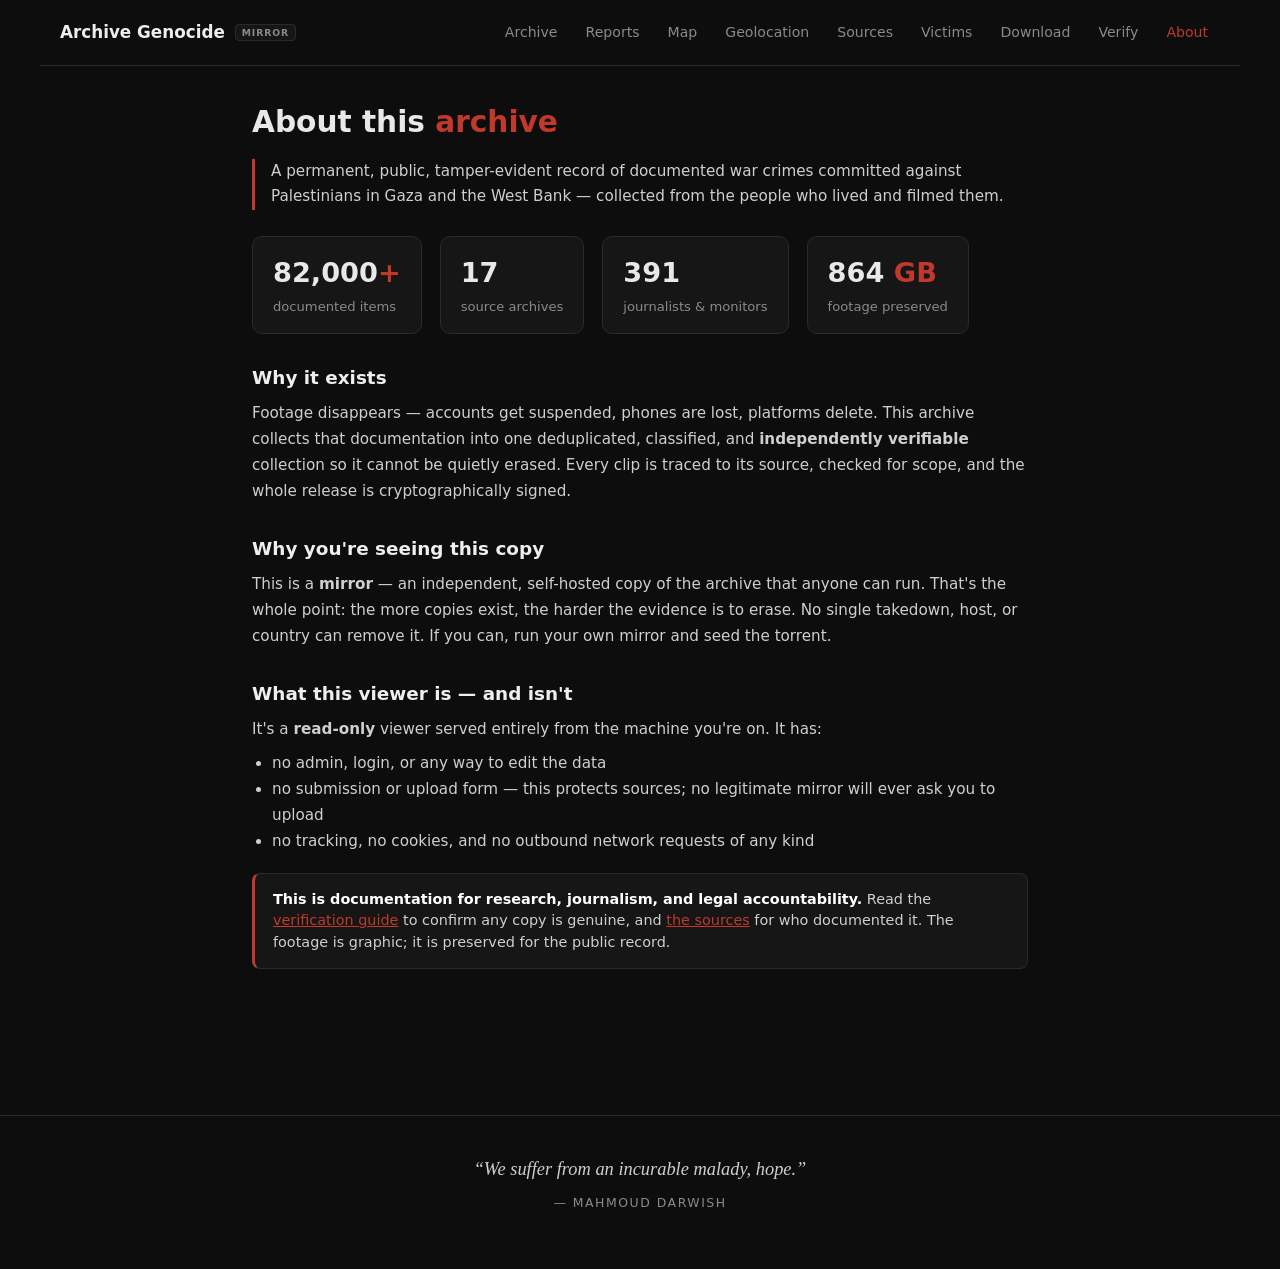
<file: web/about.html>
<!DOCTYPE html>
<html lang="en">
<head>
  <meta charset="UTF-8">
  <meta name="viewport" content="width=device-width, initial-scale=1.0">
  <meta http-equiv="Content-Security-Policy"
        content="default-src 'self'; img-src 'self' data:; media-src 'self'; script-src 'self'; style-src 'self'; object-src 'none'; base-uri 'self'; form-action 'none'">
  <meta name="robots" content="index, follow">
  <title>About — Archive Genocide Website Mirror</title>
  <link rel="icon" href="favicon.ico" sizes="any">
  <link rel="icon" type="image/png" sizes="32x32" href="favicon-32x32.png">
  <link rel="icon" type="image/png" sizes="16x16" href="favicon-16x16.png">
  <link rel="apple-touch-icon" href="apple-touch-icon.png">
  <link rel="stylesheet" href="css/style.css">
</head>
<body>

<nav class="topnav">
  <a href="index.html" class="nav-brand">Archive Genocide <span class="mirror-tag">mirror</span></a>
  <input type="checkbox" id="nav-toggle" class="nav-toggle" aria-label="Toggle navigation menu">
  <label for="nav-toggle" class="nav-burger" aria-hidden="true">☰</label>
  <div class="nav-links">
    <a href="index.html">Archive</a>
    <a href="reports.html">Reports</a>
    <a href="map.html">Map</a>
    <a href="geolocation.html">Geolocation</a>
    <a href="sources.html">Sources</a>
    <a href="victims.html">Victims</a>
    <a href="download.html">Download</a>
    <a href="verify.html">Verify</a>
    <a href="about.html" class="active">About</a>
  </div>
</nav>

<div class="page">
  <h1>About this <span>archive</span></h1>
  <p class="lead">A permanent, public, tamper-evident record of documented war crimes committed against
    Palestinians in Gaza and the West Bank — collected from the people who lived and filmed them.</p>

  <div class="stat-row">
    <div class="stat"><div class="v">82,000<span>+</span></div><div class="k">documented items</div></div>
    <div class="stat"><div class="v">17</div><div class="k">source archives</div></div>
    <div class="stat"><div class="v">391</div><div class="k">journalists &amp; monitors</div></div>
    <div class="stat"><div class="v">864<span> GB</span></div><div class="k">footage preserved</div></div>
  </div>

  <h2>Why it exists</h2>
  <p>Footage disappears — accounts get suspended, phones are lost, platforms delete. This archive
    collects that documentation into one deduplicated, classified, and <b>independently verifiable</b>
    collection so it cannot be quietly erased. Every clip is traced to its source, checked for scope,
    and the whole release is cryptographically signed.</p>

  <h2>Why you're seeing this copy</h2>
  <p>This is a <b>mirror</b> — an independent, self-hosted copy of the archive that anyone can run.
    That's the whole point: the more copies exist, the harder the evidence is to erase. No single
    takedown, host, or country can remove it. If you can, run your own mirror and seed the torrent.</p>

  <h2>What this viewer is — and isn't</h2>
  <p>It's a <b>read-only</b> viewer served entirely from the machine you're on. It has:</p>
  <ul>
    <li>no admin, login, or any way to edit the data</li>
    <li>no submission or upload form — this protects sources; no legitimate mirror will ever ask you to upload</li>
    <li>no tracking, no cookies, and no outbound network requests of any kind</li>
  </ul>

  <div class="callout">
    <b>This is documentation for research, journalism, and legal accountability.</b> Read the
    <a href="verify.html">verification guide</a> to confirm any copy is genuine, and
    <a href="sources.html">the sources</a> for who documented it. The footage is graphic; it is
    preserved for the public record.
  </div>
</div>



<footer class="site-footer">
  <p class="epigraph">“We suffer from an incurable malady, hope.”</p>
  <p class="epigraph-attr">— Mahmoud Darwish</p>
</footer>
</body>
</html>
</file>
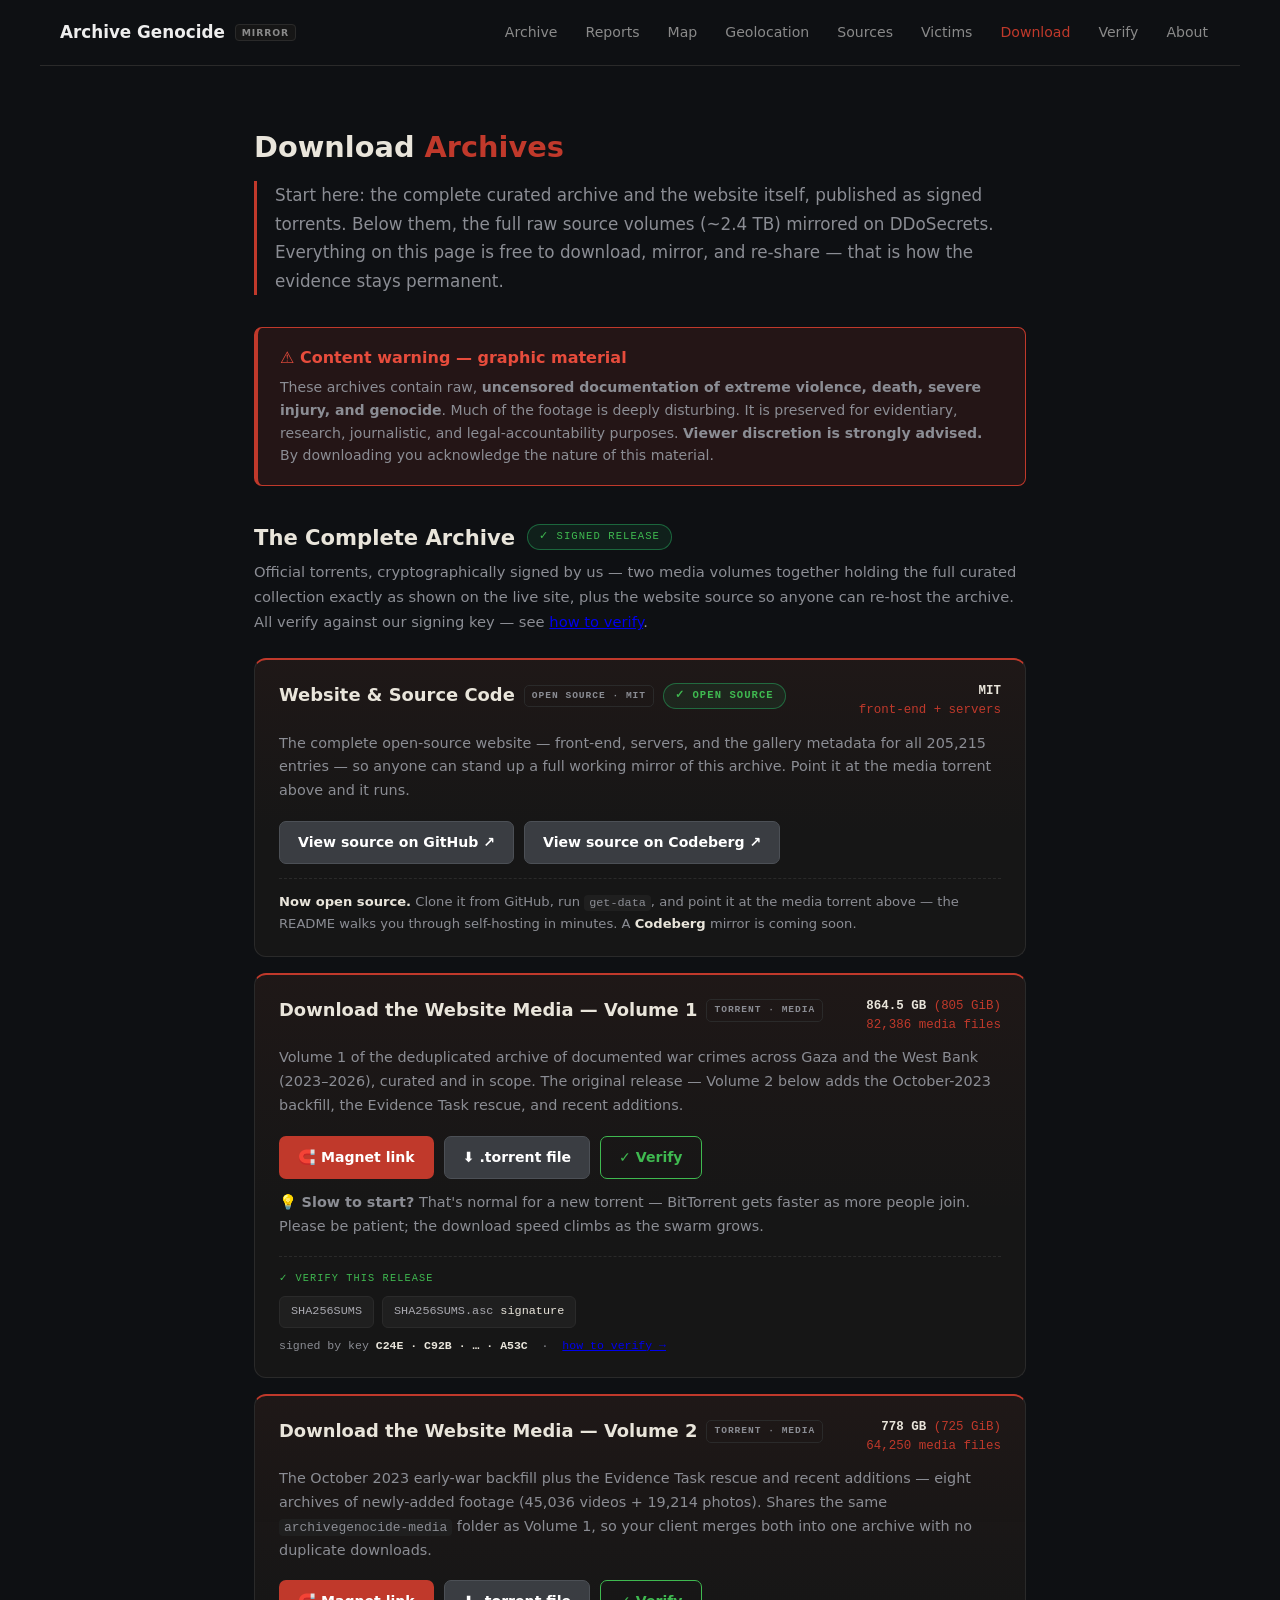
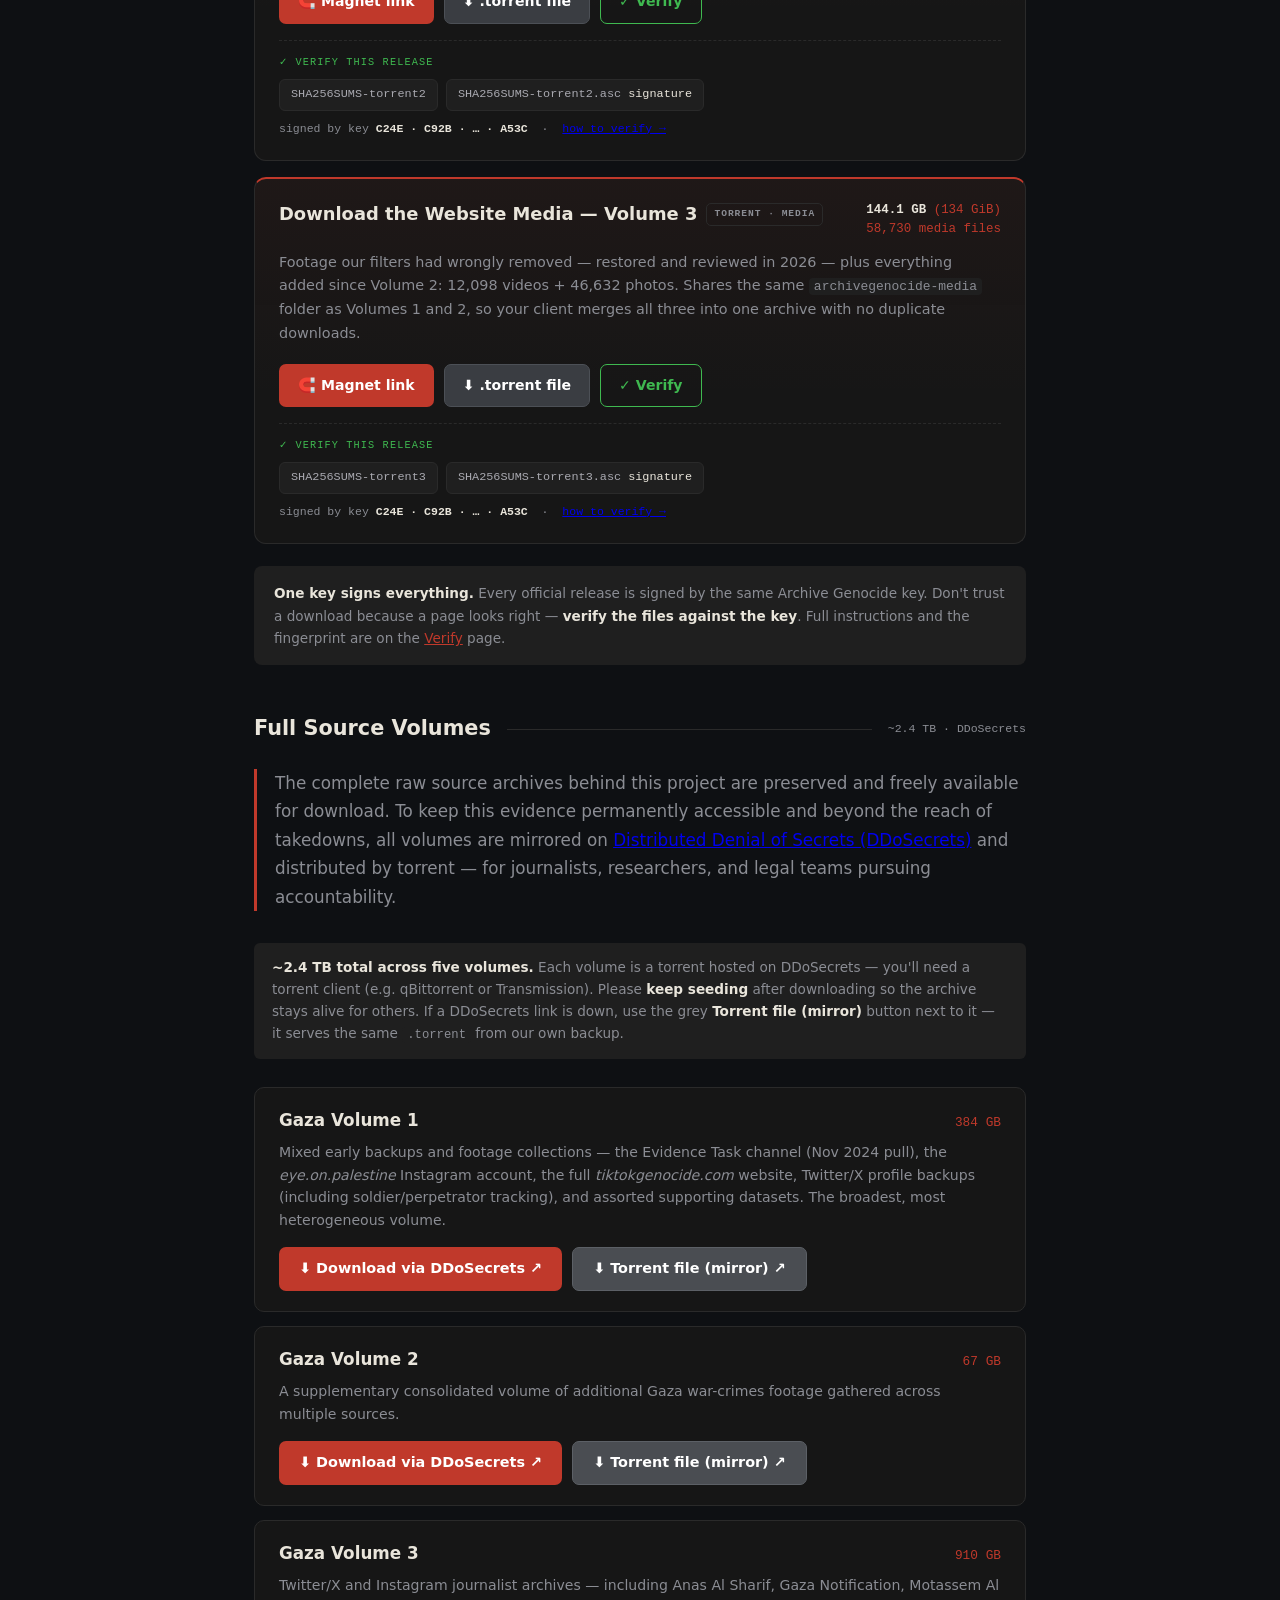
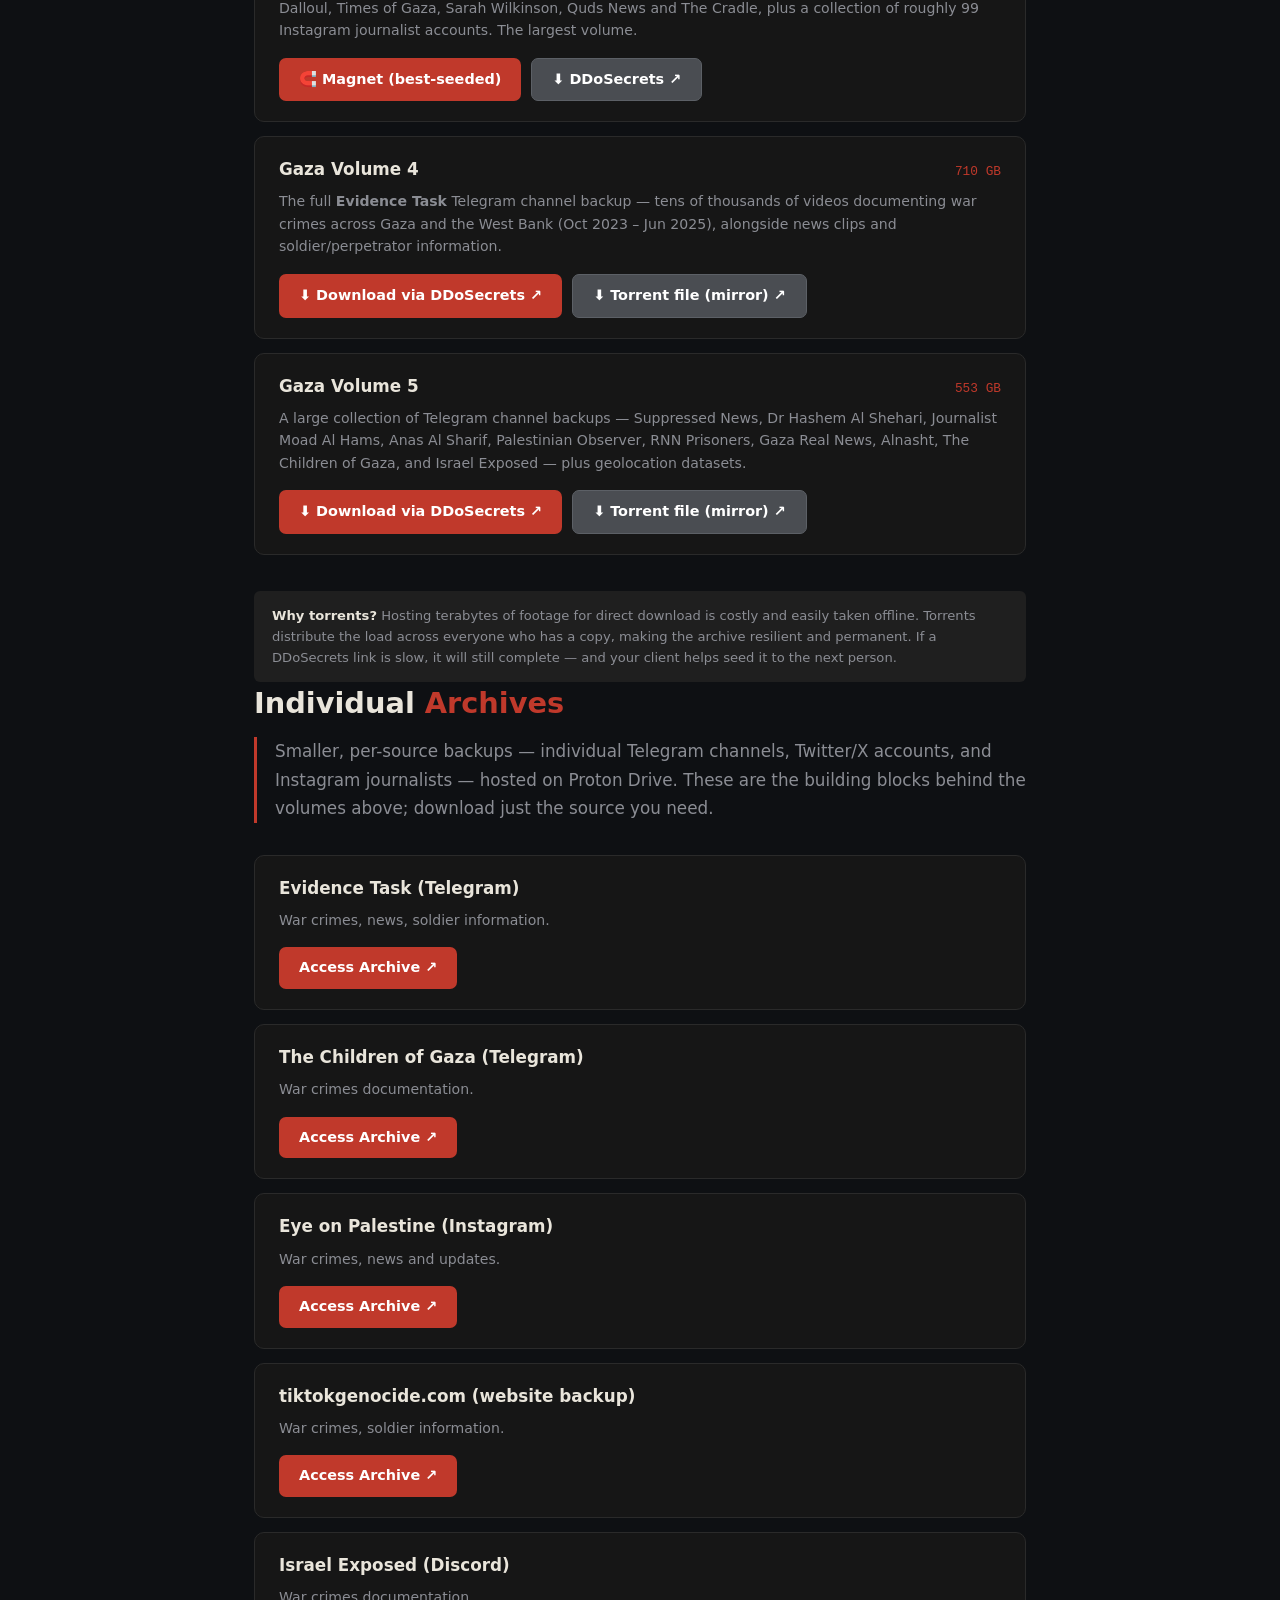
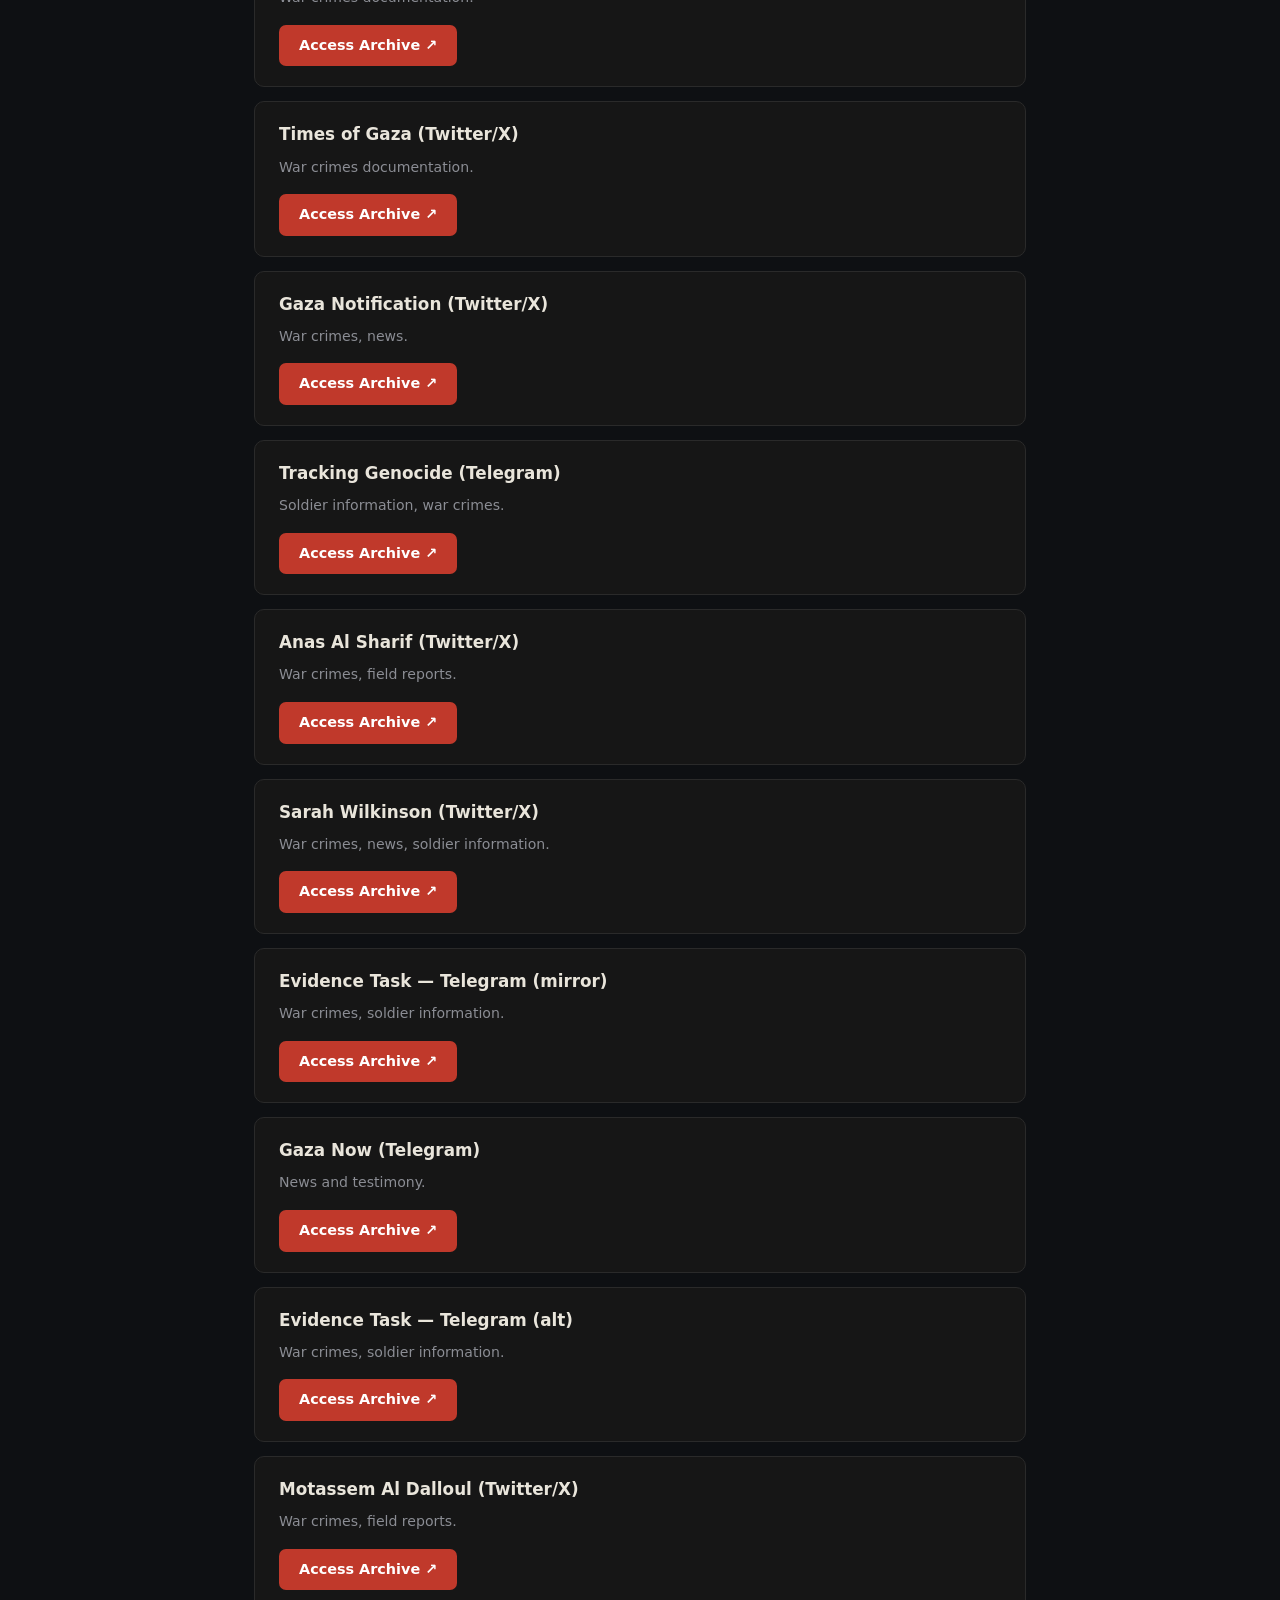
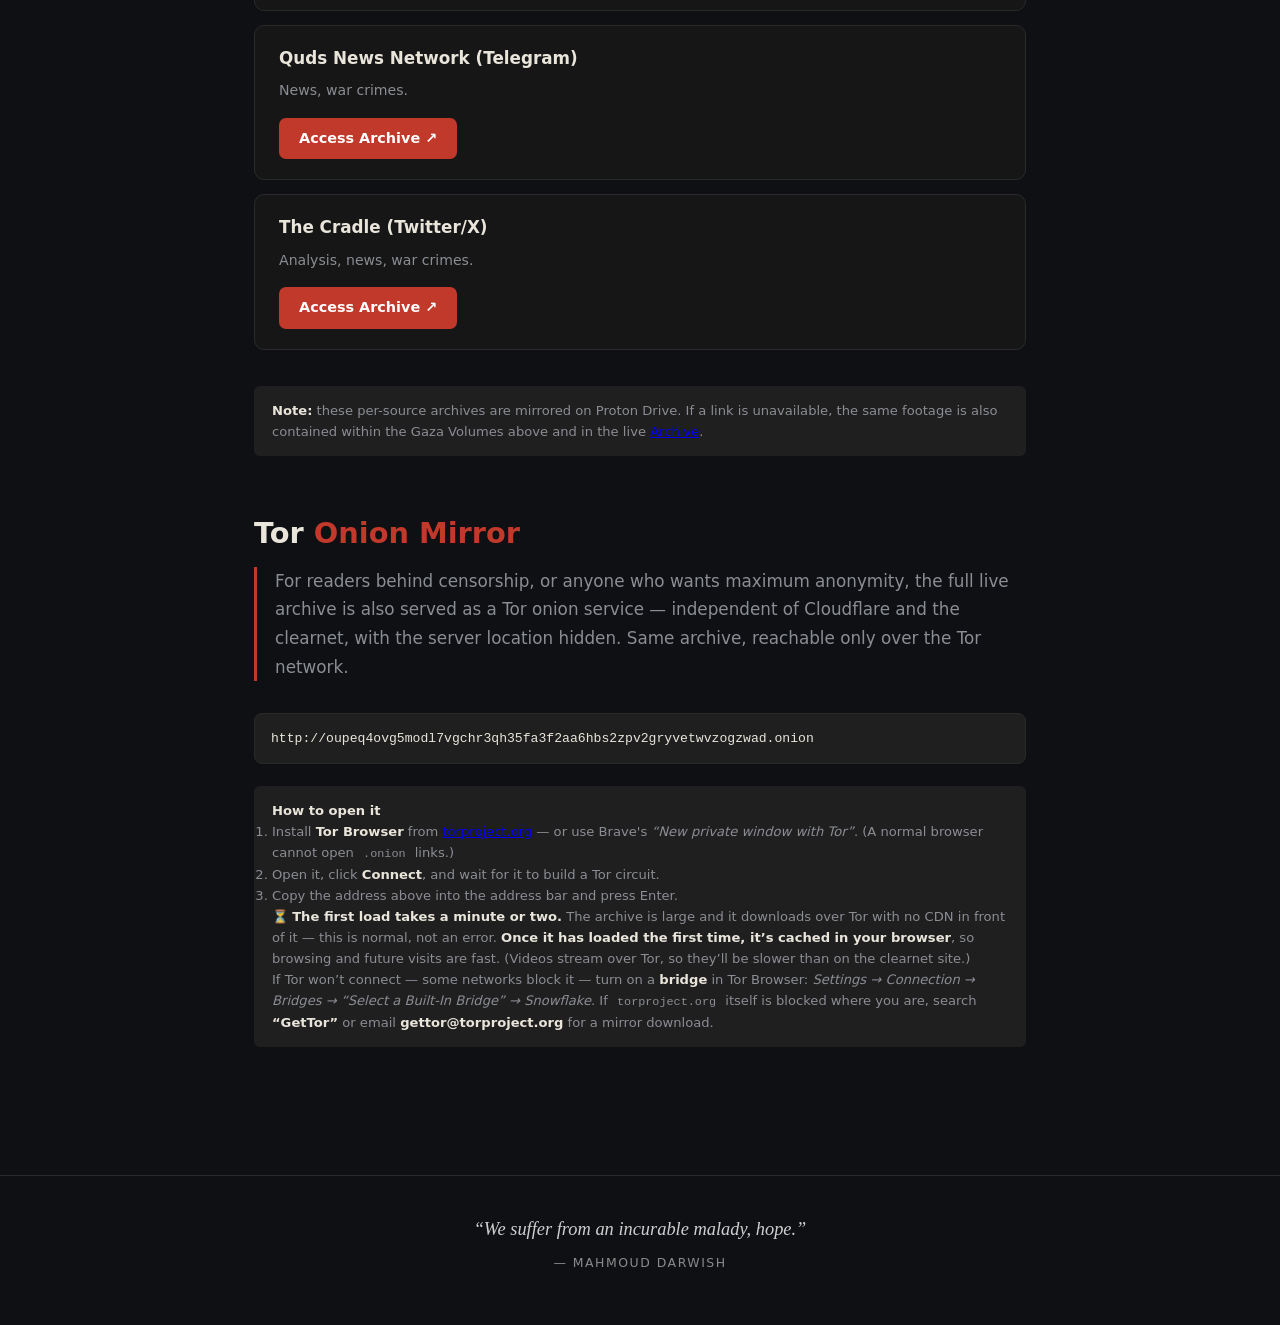
<file: web/download.html>
<!DOCTYPE html>
<html lang="en">
<head>
  <meta charset="UTF-8">
  <meta name="viewport" content="width=device-width, initial-scale=1.0">
  <meta http-equiv="Content-Security-Policy" content="default-src 'self'; img-src 'self' data:; media-src 'self'; script-src 'self'; style-src 'self'; object-src 'none'; base-uri 'self'; form-action 'none'">
  <meta name="robots" content="index, follow">
  <title>Download — Archive Genocide Website Mirror</title>
  <link rel="icon" href="favicon.ico" sizes="any">
  <link rel="icon" type="image/png" sizes="32x32" href="favicon-32x32.png">
  <link rel="icon" type="image/png" sizes="16x16" href="favicon-16x16.png">
  <link rel="apple-touch-icon" href="apple-touch-icon.png">
  <link rel="stylesheet" href="css/style.css">
  <link rel="stylesheet" href="css/download.css">
</head>
<body>

<nav class="topnav">
  <a href="index.html" class="nav-brand">Archive Genocide <span class="mirror-tag">mirror</span></a>
  <input type="checkbox" id="nav-toggle" class="nav-toggle" aria-label="Toggle navigation menu">
  <label for="nav-toggle" class="nav-burger" aria-hidden="true">☰</label>
  <div class="nav-links">
    <a href="index.html">Archive</a>
    <a href="reports.html">Reports</a>
    <a href="map.html">Map</a>
    <a href="geolocation.html">Geolocation</a>
    <a href="sources.html">Sources</a>
    <a href="victims.html">Victims</a>
    <a href="download.html" class="active">Download</a>
    <a href="verify.html">Verify</a>
    <a href="about.html">About</a>
  </div>
</nav>

<div class="submit-page">

  <h1>Download <span>Archives</span></h1>

  <p class="lead">
    Start here: the complete curated archive and the website itself, published as signed torrents. Below
    them, the full raw source volumes (~2.4&nbsp;TB) mirrored on DDoSecrets. Everything on this page is
    free to download, mirror, and re-share — that is how the evidence stays permanent.
  </p>

  <!-- CONTENT WARNING -->
  <div class="warning-box">
    <div class="wh">⚠ Content warning — graphic material</div>
    <p>
      These archives contain raw, <strong>uncensored documentation of extreme violence,
      death, severe injury, and genocide</strong>. Much of the footage is deeply disturbing.
      It is preserved for evidentiary, research, journalistic, and legal-accountability
      purposes. <strong>Viewer discretion is strongly advised.</strong> By downloading you
      acknowledge the nature of this material.
    </p>
  </div>

  <!-- ============ OFFICIAL SIGNED RELEASES ============ -->
  <div class="official-head">
    <h2>The Complete Archive</h2>
    <span class="pill-signed">✓ signed release</span>
  </div>
  <p class="official-sub">
    Official torrents, cryptographically signed by us — two media volumes together holding the full curated
    collection exactly as shown on the live site, plus the website source so anyone can re-host the archive.
    All verify against our signing key — see <a href="/verify.html">how to verify</a>.
  </p>

  <div class="rel-list">

    <div class="rel-card">
      <div class="rel-top">
        <div class="rel-name">Website &amp; Source Code <span class="rel-kind">open source · MIT</span> <span class="pill-signed">✓ open source</span></div>
        <div class="rel-meta"><b>MIT</b><br>front-end + servers</div>
      </div>
      <p class="rel-desc">
        The complete open-source website — front-end, servers, and the gallery metadata for all 205,215
        entries — so anyone can stand up a full working mirror of this archive. Point it at the media
        torrent above and it runs.
      </p>
      <div class="rel-btns">
        <a class="btn btn-file" href="https://github.com/interplains/archive-genocide-website-mirror" target="_blank" rel="noopener noreferrer">View source on GitHub ↗</a>
        <a class="btn btn-file" href="https://codeberg.org/ArchiveGenocide/ArchiveGenocide-Mirror" target="_blank" rel="noopener noreferrer">View source on Codeberg ↗</a>
      </div>
      <div class="soon-note">
        <b>Now open source.</b> Clone it from GitHub, run <code>get-data</code>, and point it at the media
        torrent above — the README walks you through self-hosting in minutes. A <b>Codeberg</b> mirror is coming soon.
      </div>
    </div>

    <div class="rel-card">
      <div class="rel-top">
        <div class="rel-name">Download the Website Media — Volume 1 <span class="rel-kind">torrent · media</span></div>
        <div class="rel-meta"><b>864.5 GB</b> (805 GiB)<br>82,386 media files</div>
      </div>
      <p class="rel-desc">
        Volume 1 of the deduplicated archive of documented war crimes across Gaza and the West Bank (2023–2026),
        curated and in scope. The original release — Volume 2 below adds the October-2023 backfill, the Evidence Task rescue, and recent additions.
      </p>
      <div class="rel-btns">
        <a class="btn btn-magnet" href="magnet:?xt=urn:btih:9d16c2f6f67e3b37afab3a1c82e67b1314053b6e&amp;dn=archivegenocide-media&amp;tr=udp%3A%2F%2Ftracker.opentrackr.org%3A1337%2Fannounce&amp;tr=udp%3A%2F%2Fopen.tracker.cc%3A1337%2Fannounce&amp;tr=udp%3A%2F%2Fexodus.desync.com%3A6969%2Fannounce&amp;tr=udp%3A%2F%2Ftracker.torrent.eu.org%3A451%2Fannounce&amp;tr=udp%3A%2F%2Fopen.demonii.com%3A1337%2Fannounce&amp;tr=udp%3A%2F%2Ftracker.openbittorrent.com%3A6969%2Fannounce">🧲 Magnet link</a>
        <a class="btn btn-file" href="/archivegenocide-media.torrent">⬇ .torrent file</a>
        <a class="btn btn-verify" href="/verify.html">✓ Verify</a>
      </div>
      <p class="rel-desc">
        💡 <b>Slow to start?</b> That's normal for a new torrent — BitTorrent gets faster as more people join. Please be patient; the download speed climbs as the swarm grows.
      </p>
      <div class="verify-strip">
        <div class="vs-title">✓ verify this release</div>
        <div class="vs-links">
          <a class="chip" href="https://archivegenocide.com/SHA256SUMS" target="_blank" rel="noopener"><span class="k">SHA256SUMS</span></a>
          <a class="chip" href="https://archivegenocide.com/SHA256SUMS.asc" target="_blank" rel="noopener"><span class="k">SHA256SUMS.asc</span> signature</a>
        </div>
        <div class="hash">signed by key <b>C24E · C92B · … · A53C</b> &nbsp;·&nbsp; <a href="/verify.html">how to verify →</a></div>
      </div>
    </div>

    <div class="rel-card">
      <div class="rel-top">
        <div class="rel-name">Download the Website Media — Volume 2 <span class="rel-kind">torrent · media</span></div>
        <div class="rel-meta"><b>778 GB</b> (725 GiB)<br>64,250 media files</div>
      </div>
      <p class="rel-desc">
        The October 2023 early-war backfill plus the Evidence Task rescue and recent additions — eight
        archives of newly-added footage (45,036 videos + 19,214 photos). Shares the same
        <code>archivegenocide-media</code> folder as Volume 1, so your client merges both into one archive with no duplicate downloads.
      </p>
      <div class="rel-btns">
        <a class="btn btn-magnet" href="magnet:?xt=urn:btih:23708b5122b1752933bb3255afd806630c8480ca&amp;dn=archivegenocide-media&amp;tr=udp%3A%2F%2Ftracker.opentrackr.org%3A1337%2Fannounce&amp;tr=udp%3A%2F%2Fopen.tracker.cc%3A1337%2Fannounce&amp;tr=udp%3A%2F%2Fexodus.desync.com%3A6969%2Fannounce&amp;tr=udp%3A%2F%2Ftracker.torrent.eu.org%3A451%2Fannounce&amp;tr=udp%3A%2F%2Fopen.demonii.com%3A1337%2Fannounce&amp;tr=udp%3A%2F%2Ftracker.openbittorrent.com%3A6969%2Fannounce">🧲 Magnet link</a>
        <a class="btn btn-file" href="/archivegenocide-media-torrent2.torrent">⬇ .torrent file</a>
        <a class="btn btn-verify" href="/verify.html">✓ Verify</a>
      </div>
      <div class="verify-strip">
        <div class="vs-title">✓ verify this release</div>
        <div class="vs-links">
          <a class="chip" href="https://archivegenocide.com/SHA256SUMS-torrent2" target="_blank" rel="noopener"><span class="k">SHA256SUMS-torrent2</span></a>
          <a class="chip" href="https://archivegenocide.com/SHA256SUMS-torrent2.asc" target="_blank" rel="noopener"><span class="k">SHA256SUMS-torrent2.asc</span> signature</a>
        </div>
        <div class="hash">signed by key <b>C24E · C92B · … · A53C</b> &nbsp;·&nbsp; <a href="/verify.html">how to verify →</a></div>
      </div>
    </div>

    <div class="rel-card">
      <div class="rel-top">
        <div class="rel-name">Download the Website Media — Volume 3 <span class="rel-kind">torrent · media</span></div>
        <div class="rel-meta"><b>144.1 GB</b> (134 GiB)<br>58,730 media files</div>
      </div>
      <p class="rel-desc">
        Footage our filters had wrongly removed — restored and reviewed in 2026 — plus everything added since Volume 2:
        12,098 videos + 46,632 photos. Shares the same <code>archivegenocide-media</code> folder as Volumes 1 and 2,
        so your client merges all three into one archive with no duplicate downloads.
      </p>
      <div class="rel-btns">
        <a class="btn btn-magnet" href="magnet:?xt=urn:btih:7515dd4dc4b16b3a2c35d8e1cc992d18e19c63df&amp;dn=archivegenocide-media&amp;tr=udp%3A%2F%2Ftracker.opentrackr.org%3A1337%2Fannounce&amp;tr=udp%3A%2F%2Fopen.tracker.cc%3A1337%2Fannounce&amp;tr=udp%3A%2F%2Fexodus.desync.com%3A6969%2Fannounce&amp;tr=udp%3A%2F%2Ftracker.torrent.eu.org%3A451%2Fannounce&amp;tr=udp%3A%2F%2Fopen.demonii.com%3A1337%2Fannounce&amp;tr=udp%3A%2F%2Ftracker.openbittorrent.com%3A6969%2Fannounce">🧲 Magnet link</a>
        <a class="btn btn-file" href="/archivegenocide-media-volume3.torrent">⬇ .torrent file</a>
        <a class="btn btn-verify" href="/verify.html">✓ Verify</a>
      </div>
      <div class="verify-strip">
        <div class="vs-title">✓ verify this release</div>
        <div class="vs-links">
          <a class="chip" href="https://archivegenocide.com/SHA256SUMS-torrent3" target="_blank" rel="noopener"><span class="k">SHA256SUMS-torrent3</span></a>
          <a class="chip" href="https://archivegenocide.com/SHA256SUMS-torrent3.asc" target="_blank" rel="noopener"><span class="k">SHA256SUMS-torrent3.asc</span> signature</a>
        </div>
        <div class="hash">signed by key <b>C24E · C92B · … · A53C</b> &nbsp;·&nbsp; <a href="/verify.html">how to verify →</a></div>
      </div>
    </div>

  </div>

  <div class="official-callout">
    <b>One key signs everything.</b> Every official release is signed by the same Archive Genocide key.
    Don't trust a download because a page looks right — <b>verify the files against the key</b>. Full
    instructions and the fingerprint are on the <a href="/verify.html">Verify</a> page.
  </div>

  <!-- ============ FULL SOURCE VOLUMES ============ -->
  <div class="sec-rule">
    <h2>Full Source Volumes</h2><div class="ln"></div><div class="sz">~2.4 TB · DDoSecrets</div>
  </div>

  <p class="lead">
    The complete raw source archives behind this project are preserved and freely available for download.
    To keep this evidence permanently accessible and beyond the reach of takedowns, all volumes are mirrored on
    <a href="https://ddosecrets.org" target="_blank" rel="noopener">Distributed Denial of Secrets (DDoSecrets)</a>
    and distributed by torrent — for journalists, researchers, and legal teams pursuing accountability.
  </p>

  <div class="total-note">
    <strong>~2.4 TB total across five volumes.</strong> Each volume is a torrent hosted on
    DDoSecrets — you'll need a torrent client (e.g. qBittorrent or Transmission). Please
    <strong>keep seeding</strong> after downloading so the archive stays alive for others.
    If a DDoSecrets link is down, use the grey <strong>Torrent file (mirror)</strong> button
    next to it — it serves the same <code>.torrent</code> from our own backup.
  </div>

  <div class="archive-list">

    <div class="archive-card">
      <div class="archive-head">
        <div class="archive-name">Gaza Volume 1</div>
        <div class="archive-size">384 GB</div>
      </div>
      <div class="archive-desc">
        Mixed early backups and footage collections — the Evidence Task channel (Nov 2024
        pull), the <em>eye.on.palestine</em> Instagram account, the full <em>tiktokgenocide.com</em>
        website, Twitter/X profile backups (including soldier/perpetrator tracking), and
        assorted supporting datasets. The broadest, most heterogeneous volume.
      </div>
      <div class="archive-btns">
        <a class="btn-torrent" href="https://ddosecrets.org/article/gaza-volume-01" target="_blank" rel="noopener">⬇ Download via DDoSecrets ↗</a>
        <a class="btn-mirror" href="https://drive.proton.me/urls/B2RJ11DB2C#Eb7JePTCc6iL" target="_blank" rel="noopener">⬇ Torrent file (mirror) ↗</a>
      </div>
    </div>

    <div class="archive-card">
      <div class="archive-head">
        <div class="archive-name">Gaza Volume 2</div>
        <div class="archive-size">67 GB</div>
      </div>
      <div class="archive-desc">
        A supplementary consolidated volume of additional Gaza war-crimes footage gathered
        across multiple sources.
      </div>
      <div class="archive-btns">
        <a class="btn-torrent" href="https://ddosecrets.org/article/gaza-volume-02" target="_blank" rel="noopener">⬇ Download via DDoSecrets ↗</a>
        <a class="btn-mirror" href="https://drive.proton.me/urls/KYXV8PD4HW#hL7SyvpDBm1J" target="_blank" rel="noopener">⬇ Torrent file (mirror) ↗</a>
      </div>
    </div>

    <div class="archive-card">
      <div class="archive-head">
        <div class="archive-name">Gaza Volume 3</div>
        <div class="archive-size">910 GB</div>
      </div>
      <div class="archive-desc">
        Twitter/X and Instagram journalist archives — including Anas Al Sharif, Gaza
        Notification, Motassem Al Dalloul, Times of Gaza, Sarah Wilkinson, Quds News and
        The Cradle, plus a collection of roughly 99 Instagram journalist accounts. The
        largest volume.
      </div>
      <div class="archive-btns">
        <a class="btn-torrent" href="magnet:?xt=urn:btih:ab82ac5238f9fe9b0036d788908584c91e078537&amp;dn=Gaza%20Vol%203&amp;tr=udp%3A%2F%2Ftracker.opentrackr.org%3A1337%2Fannounce&amp;tr=udp%3A%2F%2Fopen.stealth.si%3A80%2Fannounce&amp;tr=udp%3A%2F%2Ftracker.torrent.eu.org%3A451%2Fannounce&amp;tr=udp%3A%2F%2Fopen.demonii.com%3A1337%2Fannounce&amp;tr=udp%3A%2F%2Fopen.tracker.cl%3A1337%2Fannounce&amp;tr=udp%3A%2F%2Ftracker.openbittorrent.com%3A6969%2Fannounce&amp;tr=udp%3A%2F%2Fexodus.desync.com%3A6969%2Fannounce&amp;tr=udp%3A%2F%2Fexplodie.org%3A6969%2Fannounce">🧲 Magnet (best-seeded)</a>
        <a class="btn-mirror" href="https://ddosecrets.org/article/gaza-volume-03" target="_blank" rel="noopener">⬇ DDoSecrets ↗</a>
      </div>
    </div>

    <div class="archive-card">
      <div class="archive-head">
        <div class="archive-name">Gaza Volume 4</div>
        <div class="archive-size">710 GB</div>
      </div>
      <div class="archive-desc">
        The full <strong>Evidence Task</strong> Telegram channel backup — tens of thousands
        of videos documenting war crimes across Gaza and the West Bank (Oct 2023 – Jun 2025),
        alongside news clips and soldier/perpetrator information.
      </div>
      <div class="archive-btns">
        <a class="btn-torrent" href="https://ddosecrets.org/article/gaza-volume-04" target="_blank" rel="noopener">⬇ Download via DDoSecrets ↗</a>
        <a class="btn-mirror" href="https://drive.proton.me/urls/X9WD7SFZYG#Sk0svwwhWcKC" target="_blank" rel="noopener">⬇ Torrent file (mirror) ↗</a>
      </div>
    </div>

    <div class="archive-card">
      <div class="archive-head">
        <div class="archive-name">Gaza Volume 5</div>
        <div class="archive-size">553 GB</div>
      </div>
      <div class="archive-desc">
        A large collection of Telegram channel backups — Suppressed News, Dr Hashem Al
        Shehari, Journalist Moad Al Hams, Anas Al Sharif, Palestinian Observer, RNN
        Prisoners, Gaza Real News, Alnasht, The Children of Gaza, and Israel Exposed — plus
        geolocation datasets.
      </div>
      <div class="archive-btns">
        <a class="btn-torrent" href="https://ddosecrets.org/article/gaza-volume-05" target="_blank" rel="noopener">⬇ Download via DDoSecrets ↗</a>
        <a class="btn-mirror" href="https://drive.proton.me/urls/MAK2SKPFSC#Bo71wCpfdreZ" target="_blank" rel="noopener">⬇ Torrent file (mirror) ↗</a>
      </div>
    </div>

  </div>

  <div class="note">
    <strong>Why torrents?</strong> Hosting terabytes of footage for direct download is
    costly and easily taken offline. Torrents distribute the load across everyone who has a
    copy, making the archive resilient and permanent. If a DDoSecrets link is slow, it will
    still complete — and your client helps seed it to the next person.
  </div>

  <h1>Individual <span>Archives</span></h1>
  <p class="lead">
    Smaller, per-source backups — individual Telegram channels, Twitter/X accounts, and
    Instagram journalists — hosted on Proton Drive. These are the building blocks behind the
    volumes above; download just the source you need.
  </p>

  <div class="archive-list">

    <div class="archive-card">
      <div class="archive-head"><div class="archive-name">Evidence Task (Telegram)</div></div>
      <div class="archive-desc">War crimes, news, soldier information.</div>
      <a class="btn-torrent" href="https://drive.proton.me/urls/P9ZFG94DT4#pQOAuw22o7ct" target="_blank" rel="noopener">Access Archive ↗</a>
    </div>

    <div class="archive-card">
      <div class="archive-head"><div class="archive-name">The Children of Gaza (Telegram)</div></div>
      <div class="archive-desc">War crimes documentation.</div>
      <a class="btn-torrent" href="https://drive.proton.me/urls/0FTDX8MZ3M#522n3npcpURQ" target="_blank" rel="noopener">Access Archive ↗</a>
    </div>

    <div class="archive-card">
      <div class="archive-head"><div class="archive-name">Eye on Palestine (Instagram)</div></div>
      <div class="archive-desc">War crimes, news and updates.</div>
      <a class="btn-torrent" href="https://drive.proton.me/urls/ZXTPC144A4#BcXoSlA7JiBu" target="_blank" rel="noopener">Access Archive ↗</a>
    </div>

    <div class="archive-card">
      <div class="archive-head"><div class="archive-name">tiktokgenocide.com (website backup)</div></div>
      <div class="archive-desc">War crimes, soldier information.</div>
      <a class="btn-torrent" href="https://drive.proton.me/urls/WQTD54016G#6SWmKqQIiOxJ" target="_blank" rel="noopener">Access Archive ↗</a>
    </div>

    <div class="archive-card">
      <div class="archive-head"><div class="archive-name">Israel Exposed (Discord)</div></div>
      <div class="archive-desc">War crimes documentation.</div>
      <a class="btn-torrent" href="https://drive.proton.me/urls/1XWNQY0020#nPz4rWd4ZARi" target="_blank" rel="noopener">Access Archive ↗</a>
    </div>

    <div class="archive-card">
      <div class="archive-head"><div class="archive-name">Times of Gaza (Twitter/X)</div></div>
      <div class="archive-desc">War crimes documentation.</div>
      <a class="btn-torrent" href="https://drive.proton.me/urls/AJ041D1GCM#JaLm-RdWzGuw" target="_blank" rel="noopener">Access Archive ↗</a>
    </div>

    <div class="archive-card">
      <div class="archive-head"><div class="archive-name">Gaza Notification (Twitter/X)</div></div>
      <div class="archive-desc">War crimes, news.</div>
      <a class="btn-torrent" href="https://drive.proton.me/urls/V7Y0PMEGDR#OFXttK9pbGy8" target="_blank" rel="noopener">Access Archive ↗</a>
    </div>

    <div class="archive-card">
      <div class="archive-head"><div class="archive-name">Tracking Genocide (Telegram)</div></div>
      <div class="archive-desc">Soldier information, war crimes.</div>
      <a class="btn-torrent" href="https://drive.proton.me/urls/3K5CG0YSSR#q0qeqljluPIQ" target="_blank" rel="noopener">Access Archive ↗</a>
    </div>

    <div class="archive-card">
      <div class="archive-head"><div class="archive-name">Anas Al Sharif (Twitter/X)</div></div>
      <div class="archive-desc">War crimes, field reports.</div>
      <a class="btn-torrent" href="https://drive.proton.me/urls/4JDP6YVBM4#-9k9O8A6qE1e" target="_blank" rel="noopener">Access Archive ↗</a>
    </div>

    <div class="archive-card">
      <div class="archive-head"><div class="archive-name">Sarah Wilkinson (Twitter/X)</div></div>
      <div class="archive-desc">War crimes, news, soldier information.</div>
      <a class="btn-torrent" href="https://drive.proton.me/urls/CHP2MN6MDG#dfj1VcOlmTx-" target="_blank" rel="noopener">Access Archive ↗</a>
    </div>

    <div class="archive-card">
      <div class="archive-head"><div class="archive-name">Evidence Task — Telegram (mirror)</div></div>
      <div class="archive-desc">War crimes, soldier information.</div>
      <a class="btn-torrent" href="https://drive.proton.me/urls/VCS87E8M8R#IXkAWkBUYTbQ" target="_blank" rel="noopener">Access Archive ↗</a>
    </div>

    <div class="archive-card">
      <div class="archive-head"><div class="archive-name">Gaza Now (Telegram)</div></div>
      <div class="archive-desc">News and testimony.</div>
      <a class="btn-torrent" href="https://drive.proton.me/urls/MYPXYEZS8G#gC-0jGrGRsRa" target="_blank" rel="noopener">Access Archive ↗</a>
    </div>

    <div class="archive-card">
      <div class="archive-head"><div class="archive-name">Evidence Task — Telegram (alt)</div></div>
      <div class="archive-desc">War crimes, soldier information.</div>
      <a class="btn-torrent" href="https://drive.proton.me/urls/D2M88X1E98#mujTdZp-4Xpz" target="_blank" rel="noopener">Access Archive ↗</a>
    </div>

    <div class="archive-card">
      <div class="archive-head"><div class="archive-name">Motassem Al Dalloul (Twitter/X)</div></div>
      <div class="archive-desc">War crimes, field reports.</div>
      <a class="btn-torrent" href="https://drive.proton.me/urls/8YF5H22T10#znQpMTa-UWiC" target="_blank" rel="noopener">Access Archive ↗</a>
    </div>

    <div class="archive-card">
      <div class="archive-head"><div class="archive-name">Quds News Network (Telegram)</div></div>
      <div class="archive-desc">News, war crimes.</div>
      <a class="btn-torrent" href="https://drive.proton.me/urls/2YC3Z1TWAM#a5ifNh1JhRtP" target="_blank" rel="noopener">Access Archive ↗</a>
    </div>

    <div class="archive-card">
      <div class="archive-head"><div class="archive-name">The Cradle (Twitter/X)</div></div>
      <div class="archive-desc">Analysis, news, war crimes.</div>
      <a class="btn-torrent" href="https://drive.proton.me/urls/QTT0Y7B5BW#BVwUiY2yf2OV" target="_blank" rel="noopener">Access Archive ↗</a>
    </div>

  </div>

  <div class="note">
    <strong>Note:</strong> these per-source archives are mirrored on Proton Drive. If a link is
    unavailable, the same footage is also contained within the Gaza Volumes above and in the
    live <a href="/">Archive</a>.
  </div>

  <!-- TOR ONION MIRROR -->
  <h1 class="onion-head">Tor <span>Onion Mirror</span></h1>
  <p class="lead">
    For readers behind censorship, or anyone who wants maximum anonymity, the full live archive is
    also served as a Tor onion service — independent of Cloudflare and the clearnet, with the server
    location hidden. Same archive, reachable only over the Tor network.
  </p>

  <div class="onion-addr">http://oupeq4ovg5modl7vgchr3qh35fa3f2aa6hbs2zpv2gryvetwvzogzwad.onion</div>

  <div class="note">
    <strong>How to open it</strong>
    <ol>
      <li>Install <strong>Tor Browser</strong> from <a href="https://www.torproject.org/download/" target="_blank" rel="noopener">torproject.org</a> — or use Brave's <em>&ldquo;New private window with Tor&rdquo;</em>. (A normal browser cannot open <code>.onion</code> links.)</li>
      <li>Open it, click <strong>Connect</strong>, and wait for it to build a Tor circuit.</li>
      <li>Copy the address above into the address bar and press Enter.</li>
    </ol>
    <p>
      &#9203; <strong>The first load takes a minute or two.</strong> The archive is large and it downloads over
      Tor with no CDN in front of it &mdash; this is normal, not an error. <strong>Once it has loaded the first
      time, it&rsquo;s cached in your browser</strong>, so browsing and future visits are fast. (Videos stream
      over Tor, so they&rsquo;ll be slower than on the clearnet site.)
    </p>
    <p>
      If Tor won&rsquo;t connect &mdash; some networks block it &mdash; turn on a <strong>bridge</strong> in Tor
      Browser: <em>Settings &rarr; Connection &rarr; Bridges &rarr; &ldquo;Select a Built-In Bridge&rdquo; &rarr; Snowflake</em>.
      If <code>torproject.org</code> itself is blocked where you are, search <strong>&ldquo;GetTor&rdquo;</strong>
      or email <strong>gettor@torproject.org</strong> for a mirror download.
    </p>
  </div>

</div>



<footer class="site-footer">
  <p class="epigraph">“We suffer from an incurable malady, hope.”</p>
  <p class="epigraph-attr">— Mahmoud Darwish</p>
</footer>
</body>
</html>
</file>
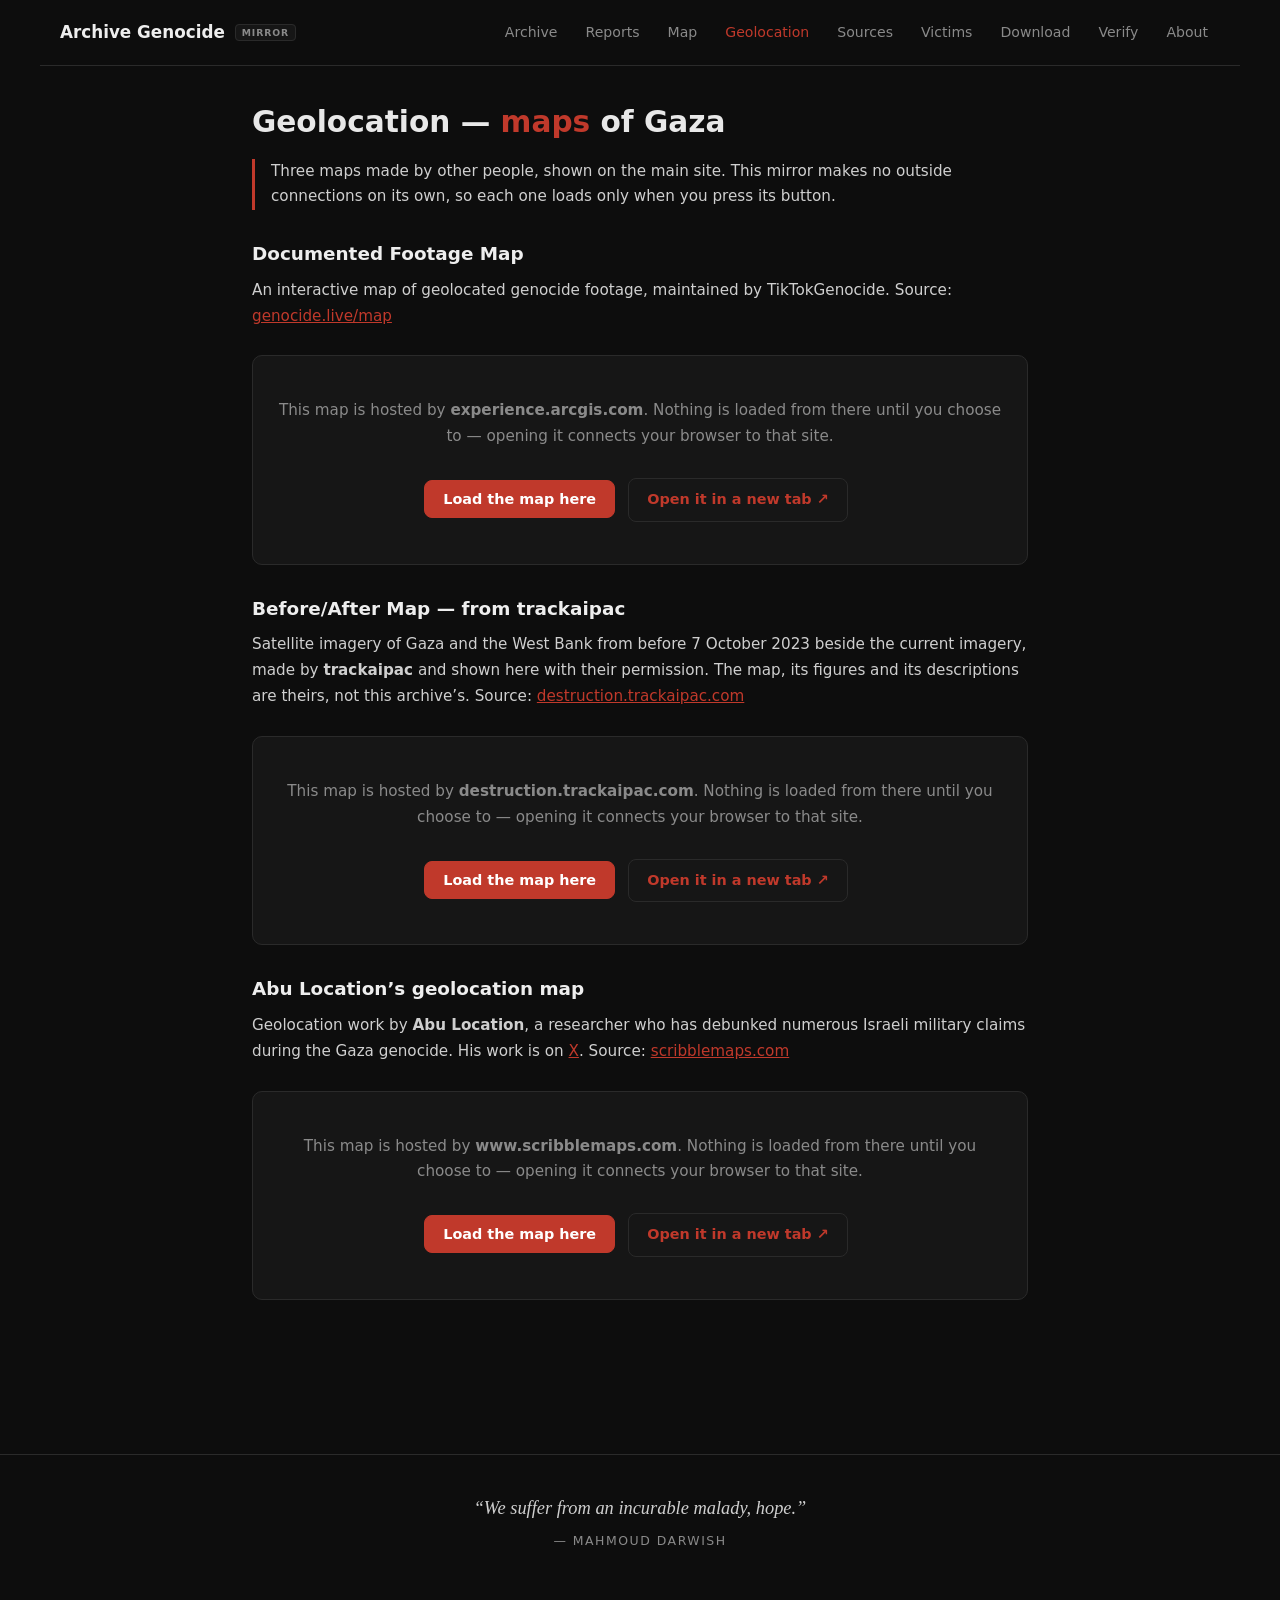
<file: web/geolocation.html>
<!DOCTYPE html>
<html lang="en">
<head>
  <meta charset="UTF-8">
  <meta name="viewport" content="width=device-width, initial-scale=1.0">
  <meta http-equiv="Content-Security-Policy"
        content="default-src 'self'; img-src 'self' data:; media-src 'self'; script-src 'self'; style-src 'self'; frame-src https://experience.arcgis.com https://destruction.trackaipac.com https://www.scribblemaps.com; object-src 'none'; base-uri 'self'; form-action 'none'">
  <meta name="robots" content="index, follow">
  <title>Geolocation — Archive Genocide Website Mirror</title>
  <link rel="icon" href="favicon.ico" sizes="any">
  <link rel="icon" type="image/png" sizes="32x32" href="favicon-32x32.png">
  <link rel="icon" type="image/png" sizes="16x16" href="favicon-16x16.png">
  <link rel="apple-touch-icon" href="apple-touch-icon.png">
  <link rel="stylesheet" href="css/style.css">
</head>
<body>

<nav class="topnav">
  <a href="index.html" class="nav-brand">Archive Genocide <span class="mirror-tag">mirror</span></a>
  <input type="checkbox" id="nav-toggle" class="nav-toggle" aria-label="Toggle navigation menu">
  <label for="nav-toggle" class="nav-burger" aria-hidden="true">☰</label>
  <div class="nav-links">
    <a href="index.html">Archive</a>
    <a href="reports.html">Reports</a>
    <a href="map.html">Map</a>
    <a href="geolocation.html" class="active">Geolocation</a>
    <a href="sources.html">Sources</a>
    <a href="victims.html">Victims</a>
    <a href="download.html">Download</a>
    <a href="verify.html">Verify</a>
    <a href="about.html">About</a>
  </div>
</nav>

<div class="page">
  <h1>Geolocation — <span>maps</span> of Gaza</h1>
  <p class="lead">Three maps made by other people, shown on the main site. This mirror makes no outside
    connections on its own, so each one loads only when you press its button.</p>

  <h2>Documented Footage Map</h2>
  <p>An interactive map of geolocated genocide footage, maintained by TikTokGenocide. Source: <a href="https://genocide.live/map" target="_blank" rel="noopener noreferrer">genocide.live/map</a></p>
  <div class="map-card geo-embed" data-src="https://experience.arcgis.com/experience/3fb13dd2fc4f478cbdf1f6bca39f191b" data-title="Documented Footage Map">
    <p>This map is hosted by <b>experience.arcgis.com</b>. Nothing is loaded from there until you choose to — opening it connects your browser to that site.</p>
    <button type="button" class="dl-btn primary geo-load">Load the map here</button>
    <a class="dl-btn" href="https://experience.arcgis.com/experience/3fb13dd2fc4f478cbdf1f6bca39f191b" target="_blank" rel="noopener noreferrer">Open it in a new tab ↗</a>
  </div>

  <h2>Before/After Map — from trackaipac</h2>
  <p>Satellite imagery of Gaza and the West Bank from before 7 October 2023 beside the current imagery, made by <strong>trackaipac</strong> and shown here with their permission. The map, its figures and its descriptions are theirs, not this archive’s. Source: <a href="https://destruction.trackaipac.com/" target="_blank" rel="noopener noreferrer">destruction.trackaipac.com</a></p>
  <div class="map-card geo-embed" data-src="https://destruction.trackaipac.com/" data-title="Before/After Map — from trackaipac">
    <p>This map is hosted by <b>destruction.trackaipac.com</b>. Nothing is loaded from there until you choose to — opening it connects your browser to that site.</p>
    <button type="button" class="dl-btn primary geo-load">Load the map here</button>
    <a class="dl-btn" href="https://destruction.trackaipac.com/" target="_blank" rel="noopener noreferrer">Open it in a new tab ↗</a>
  </div>

  <h2>Abu Location’s geolocation map</h2>
  <p>Geolocation work by <strong>Abu Location</strong>, a researcher who has debunked numerous Israeli military claims during the Gaza genocide. His work is on <a href="https://x.com/AbuLocation" target="_blank" rel="noopener noreferrer">X</a>. Source: <a href="https://www.scribblemaps.com/maps/view/My-Map/RS3sBEB4ZU" target="_blank" rel="noopener noreferrer">scribblemaps.com</a></p>
  <div class="map-card geo-embed" data-src="https://www.scribblemaps.com/maps/view/My-Map/RS3sBEB4ZU" data-title="Abu Location’s geolocation map">
    <p>This map is hosted by <b>www.scribblemaps.com</b>. Nothing is loaded from there until you choose to — opening it connects your browser to that site.</p>
    <button type="button" class="dl-btn primary geo-load">Load the map here</button>
    <a class="dl-btn" href="https://www.scribblemaps.com/maps/view/My-Map/RS3sBEB4ZU" target="_blank" rel="noopener noreferrer">Open it in a new tab ↗</a>
  </div>
</div>

<footer class="site-footer">
  <p class="epigraph">“We suffer from an incurable malady, hope.”</p>
  <p class="epigraph-attr">— Mahmoud Darwish</p>
</footer>
<script src="js/geolocation.js"></script>
</body>
</html>
</file>
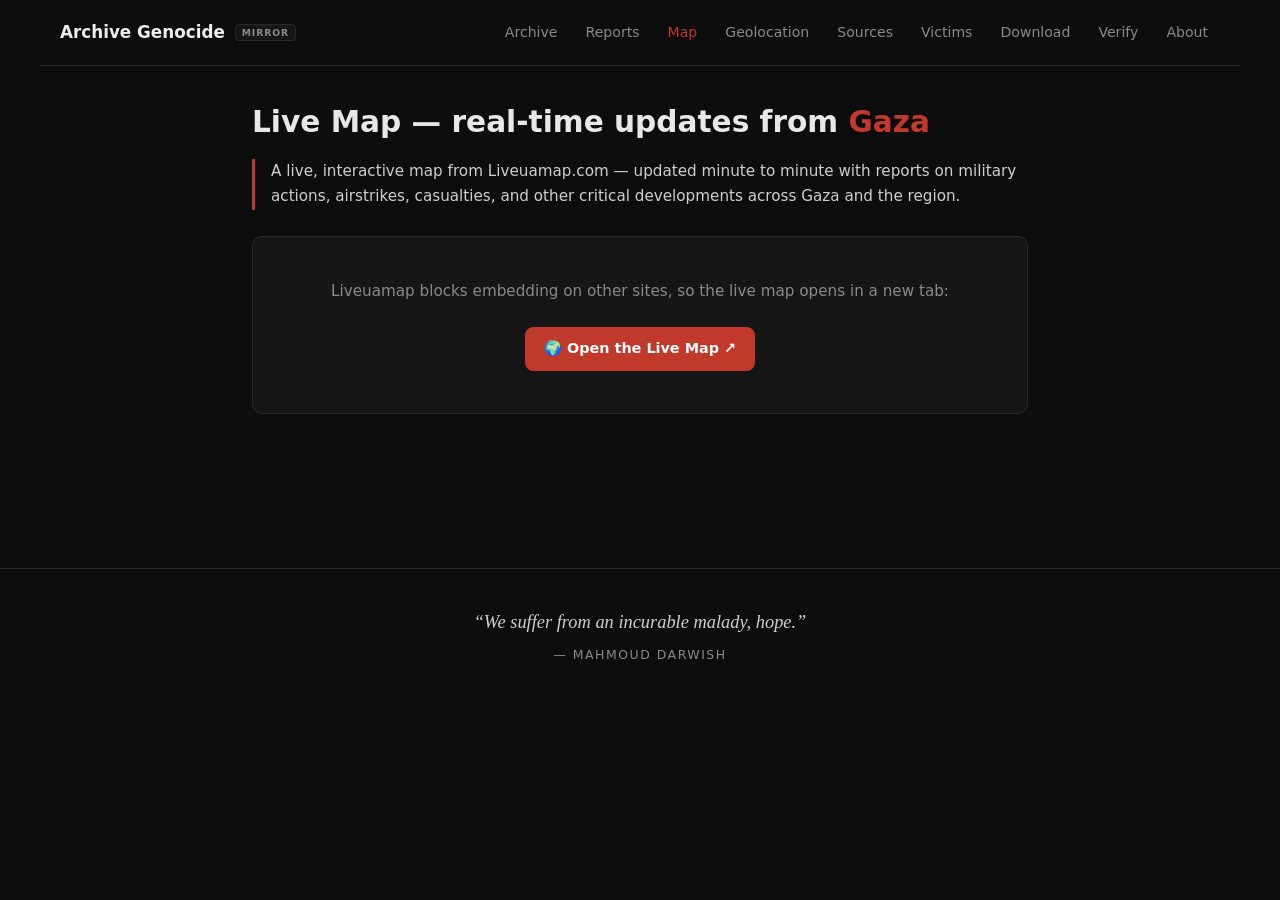
<file: web/map.html>
<!DOCTYPE html>
<html lang="en">
<head>
  <meta charset="UTF-8">
  <meta name="viewport" content="width=device-width, initial-scale=1.0">
  <meta http-equiv="Content-Security-Policy"
        content="default-src 'self'; img-src 'self' data:; media-src 'self'; script-src 'self'; style-src 'self'; object-src 'none'; base-uri 'self'; form-action 'none'">
  <meta name="robots" content="index, follow">
  <title>Live Map — Archive Genocide Website Mirror</title>
  <link rel="icon" href="favicon.ico" sizes="any">
  <link rel="icon" type="image/png" sizes="32x32" href="favicon-32x32.png">
  <link rel="icon" type="image/png" sizes="16x16" href="favicon-16x16.png">
  <link rel="apple-touch-icon" href="apple-touch-icon.png">
  <link rel="stylesheet" href="css/style.css">
</head>
<body>

<nav class="topnav">
  <a href="index.html" class="nav-brand">Archive Genocide <span class="mirror-tag">mirror</span></a>
  <input type="checkbox" id="nav-toggle" class="nav-toggle" aria-label="Toggle navigation menu">
  <label for="nav-toggle" class="nav-burger" aria-hidden="true">☰</label>
  <div class="nav-links">
    <a href="index.html">Archive</a>
    <a href="reports.html">Reports</a>
    <a href="map.html" class="active">Map</a>
    <a href="geolocation.html">Geolocation</a>
    <a href="sources.html">Sources</a>
    <a href="victims.html">Victims</a>
    <a href="download.html">Download</a>
    <a href="verify.html">Verify</a>
    <a href="about.html">About</a>
  </div>
</nav>

<div class="page">
  <h1>Live Map — real-time updates from <span>Gaza</span></h1>
  <p class="lead">A live, interactive map from Liveuamap.com — updated minute to minute with reports on
    military actions, airstrikes, casualties, and other critical developments across Gaza and the region.</p>

  <div class="map-card">
    <p>Liveuamap blocks embedding on other sites, so the live map opens in a new tab:</p>
    <a class="dl-btn primary" href="https://israelpalestine.liveuamap.com/" target="_blank" rel="noopener noreferrer">🌍 Open the Live Map ↗</a>
  </div>
</div>



<footer class="site-footer">
  <p class="epigraph">“We suffer from an incurable malady, hope.”</p>
  <p class="epigraph-attr">— Mahmoud Darwish</p>
</footer>
</body>
</html>
</file>
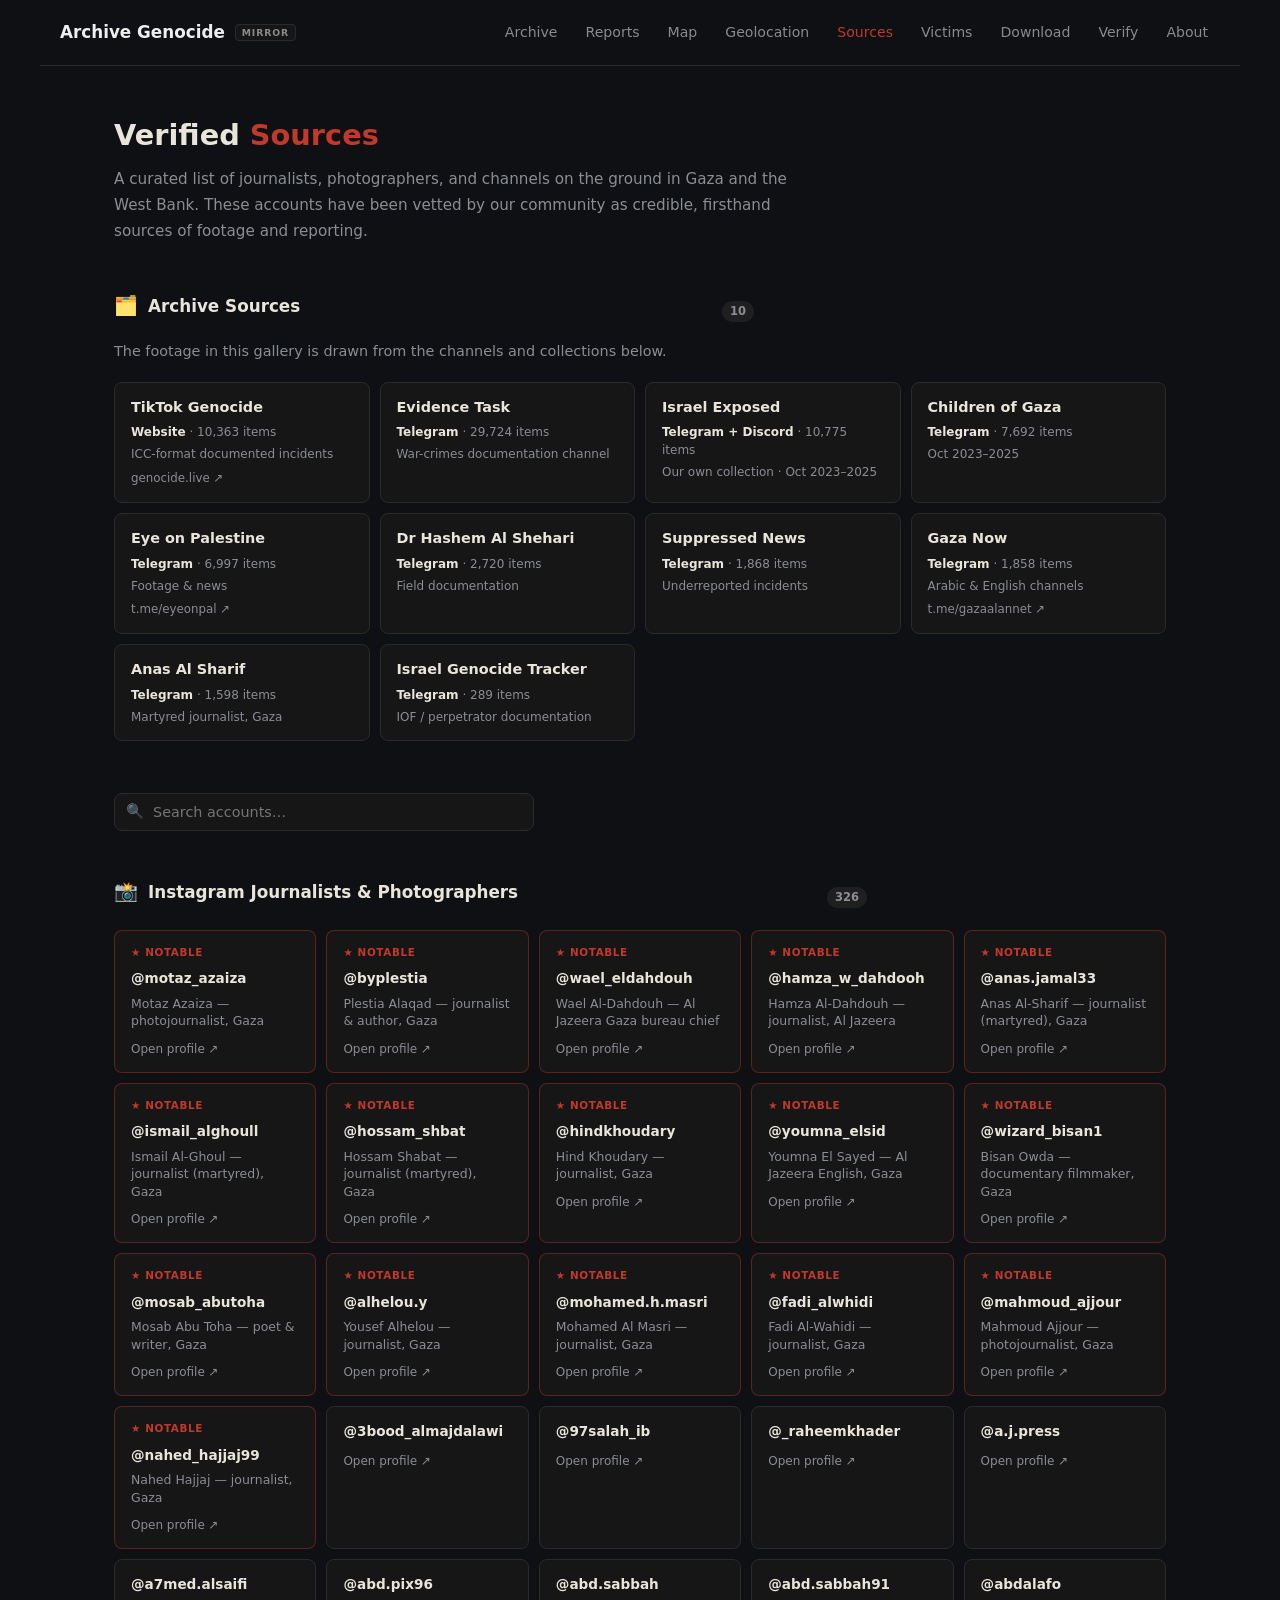
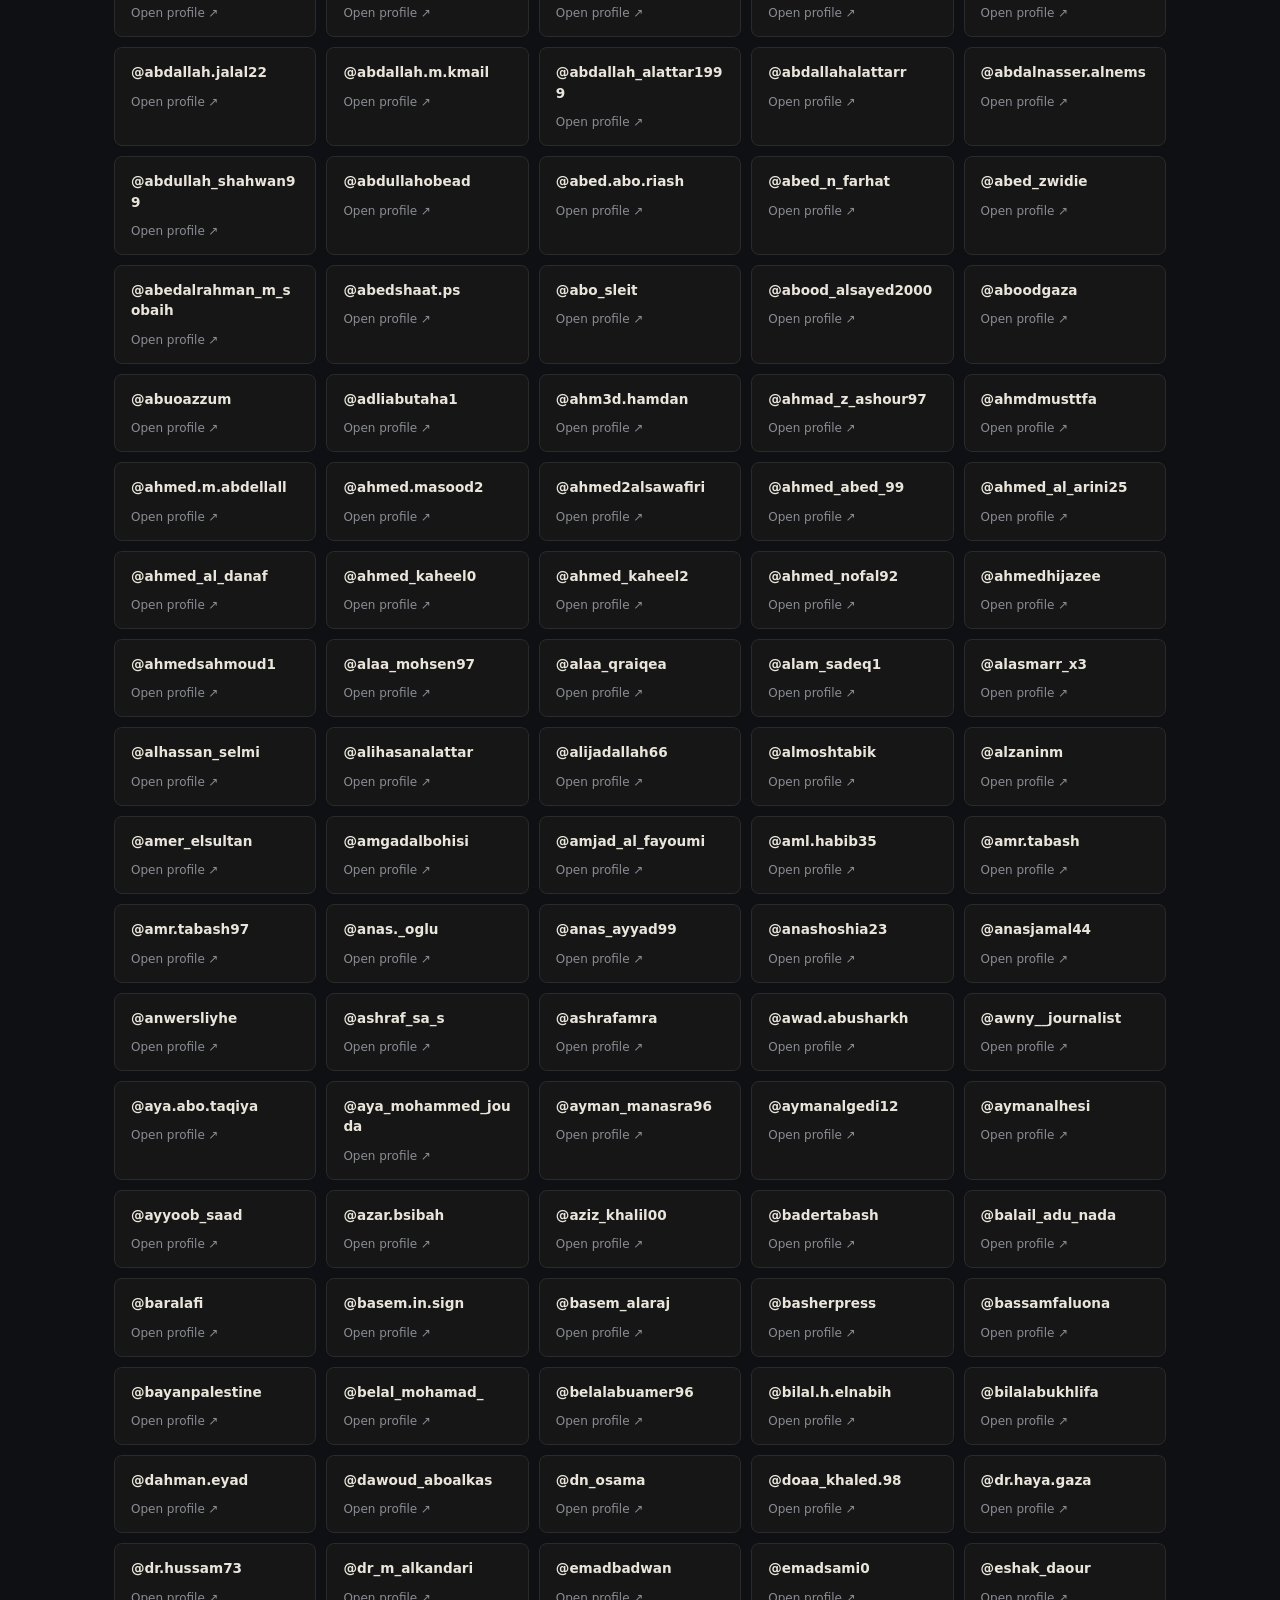
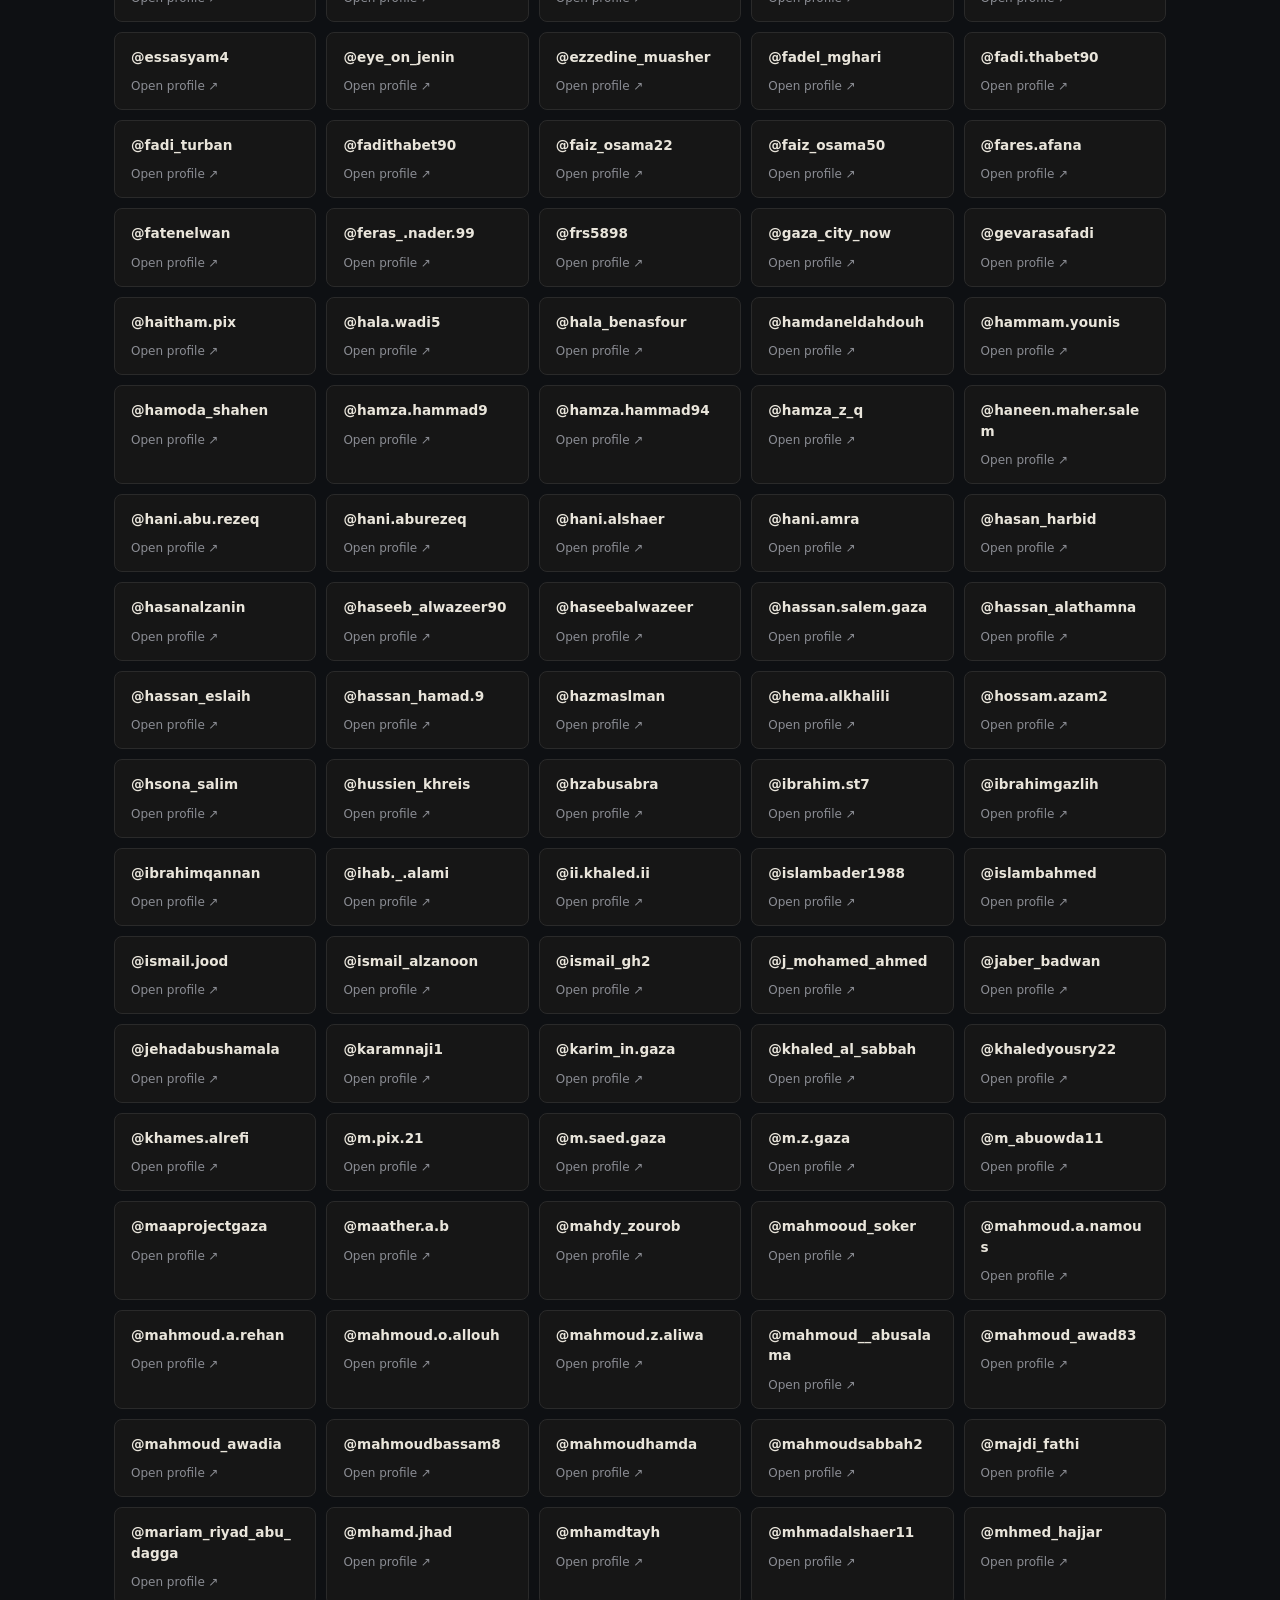
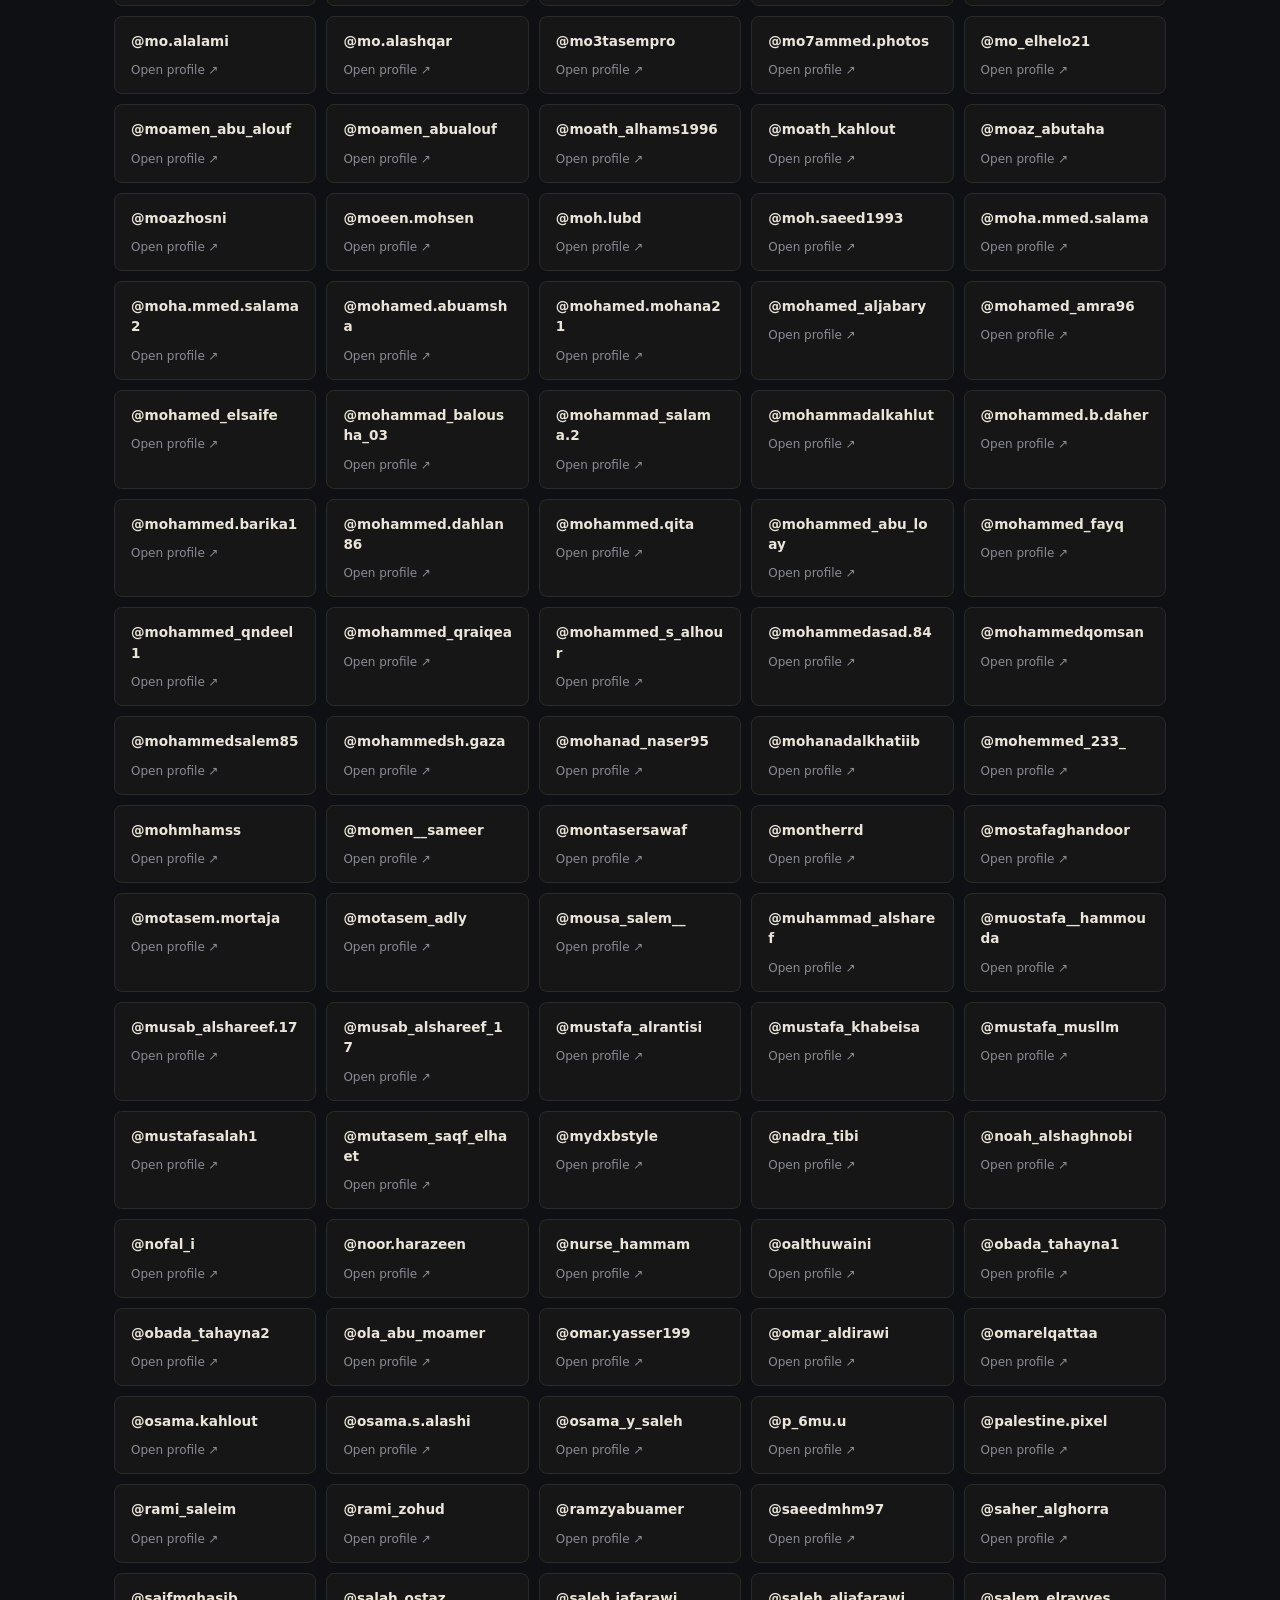
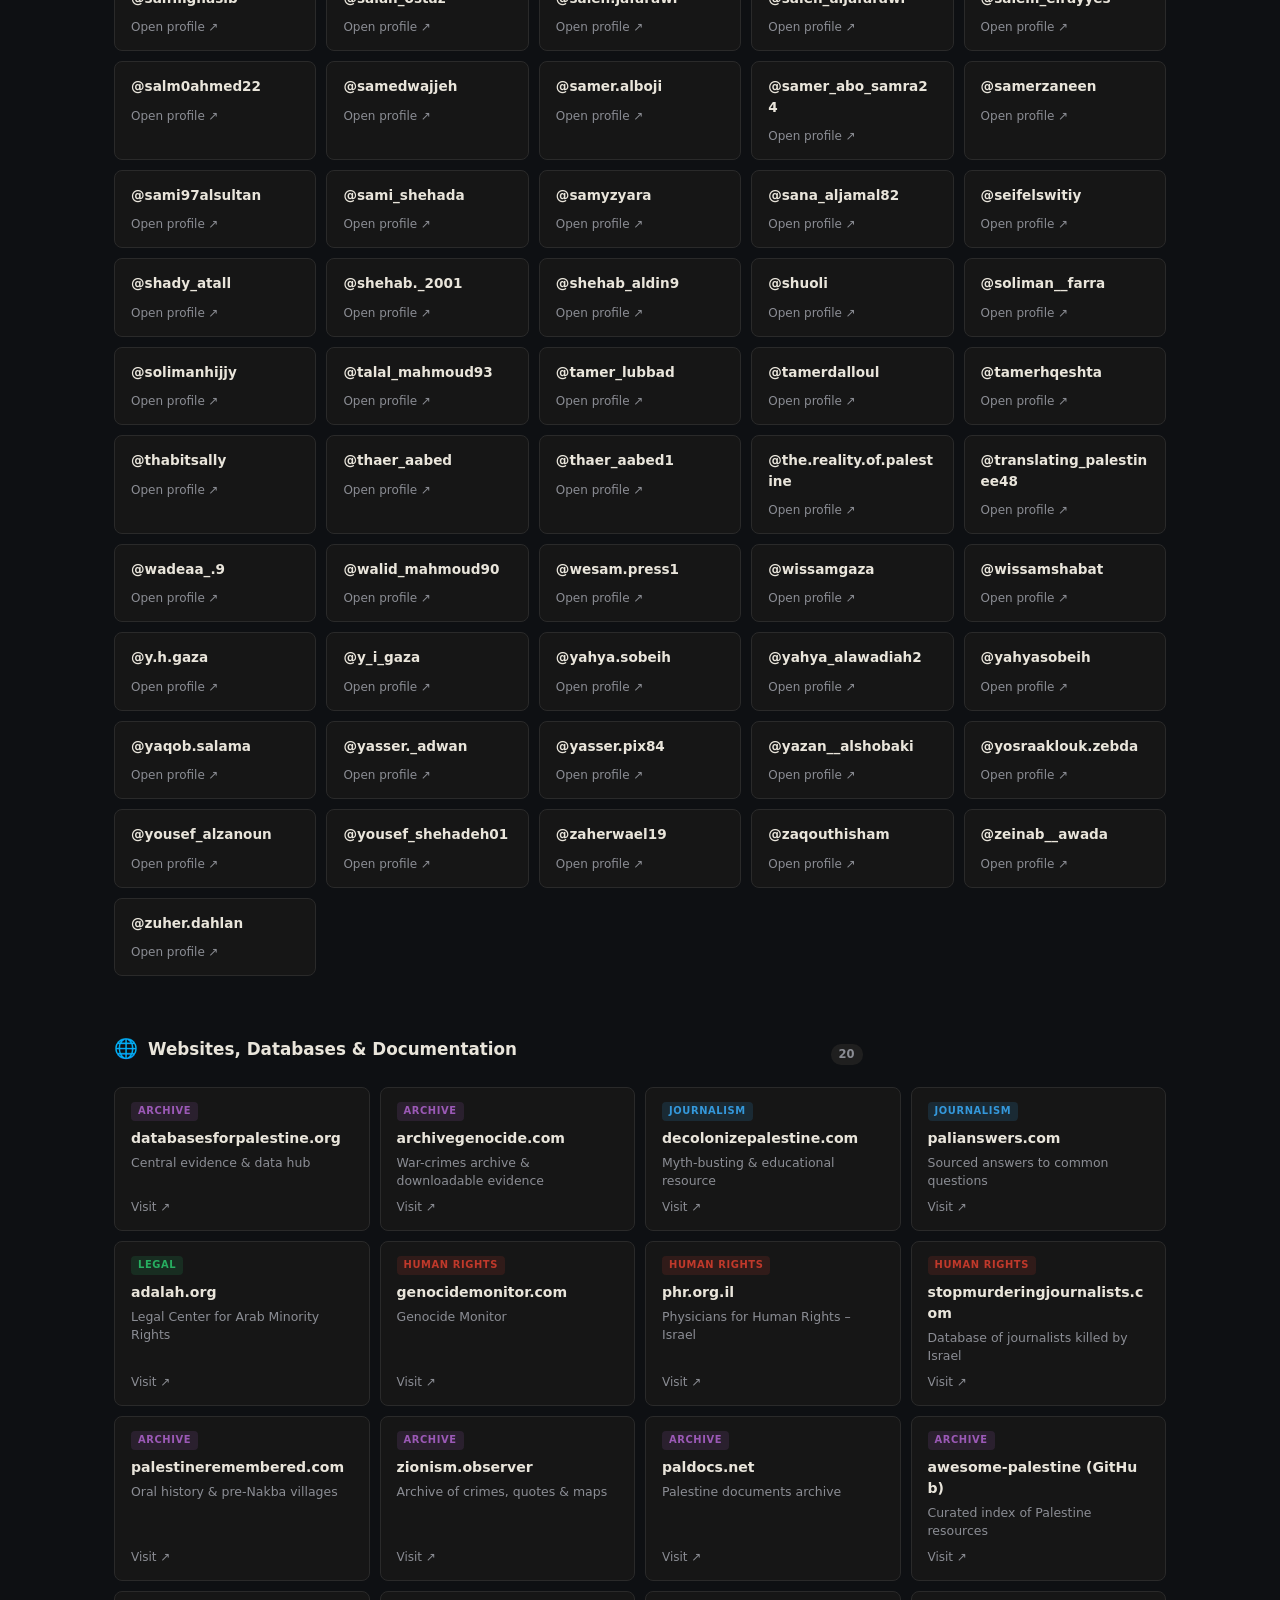
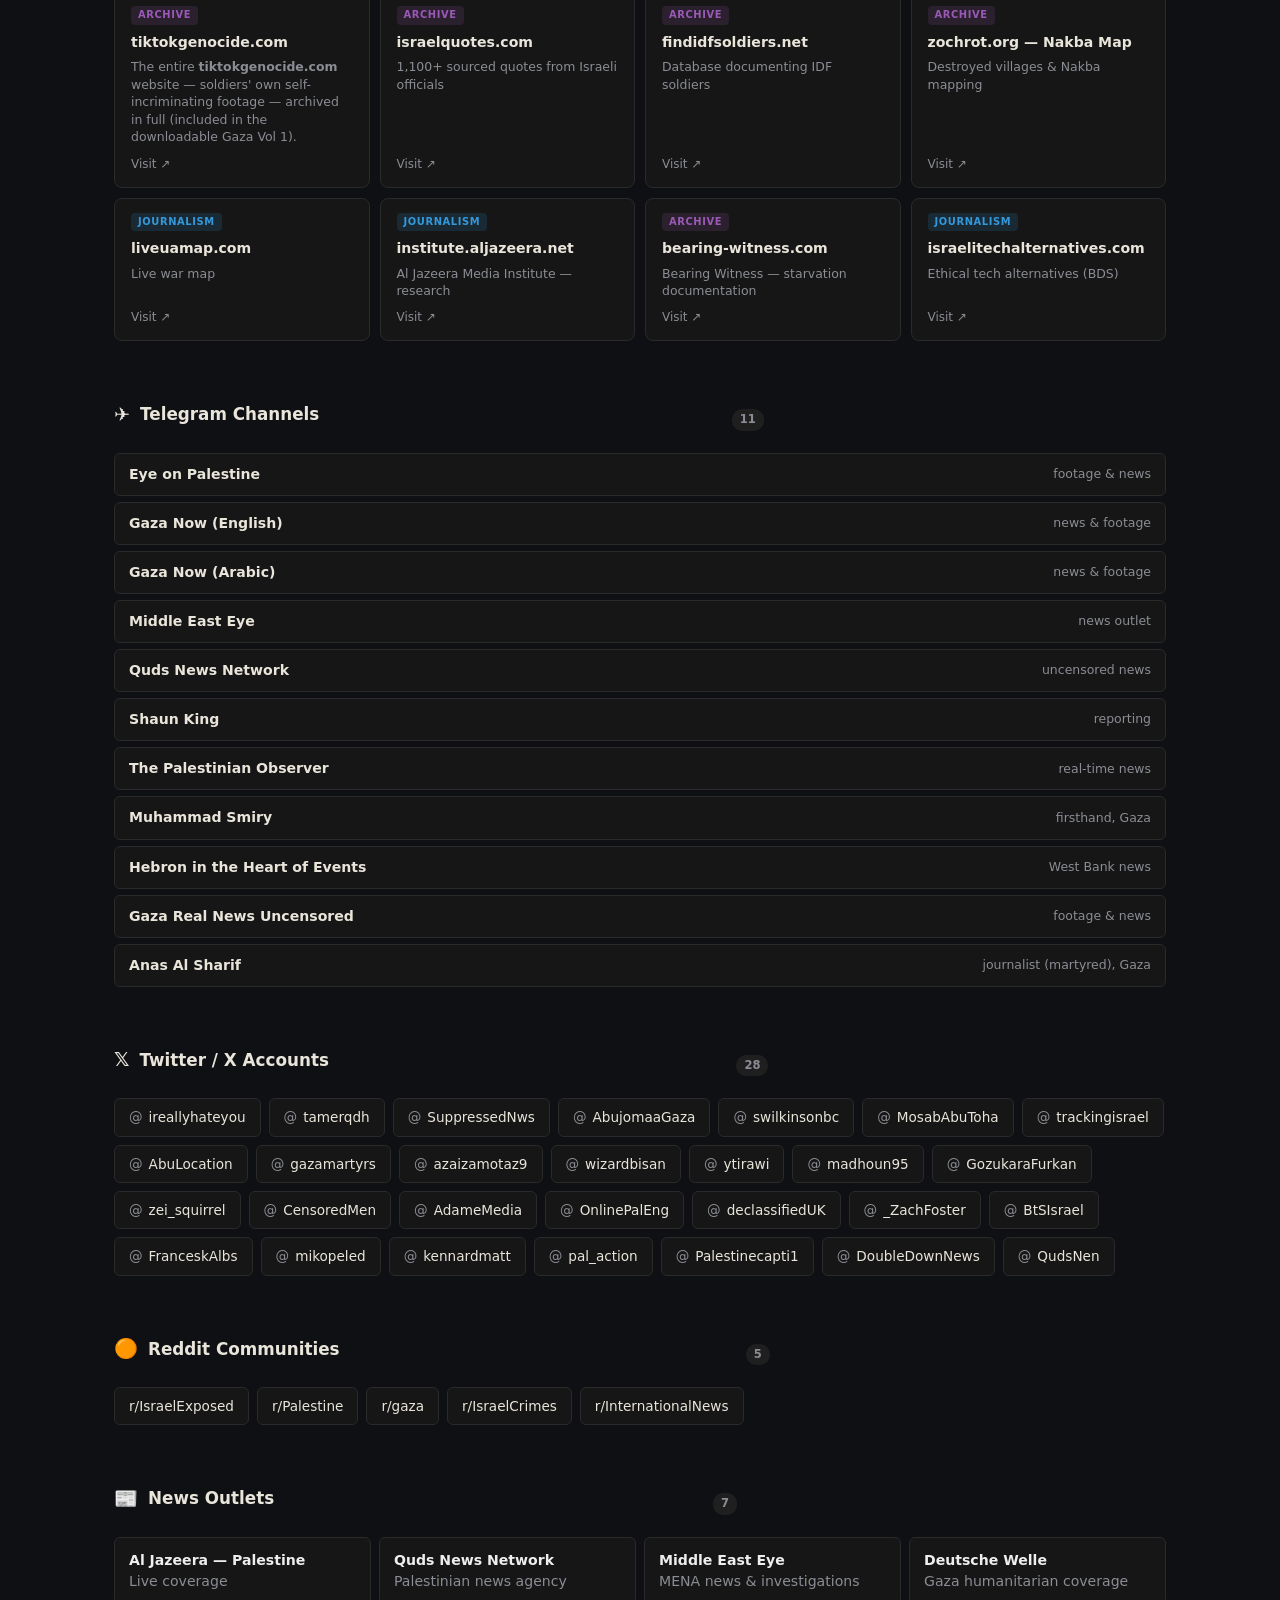
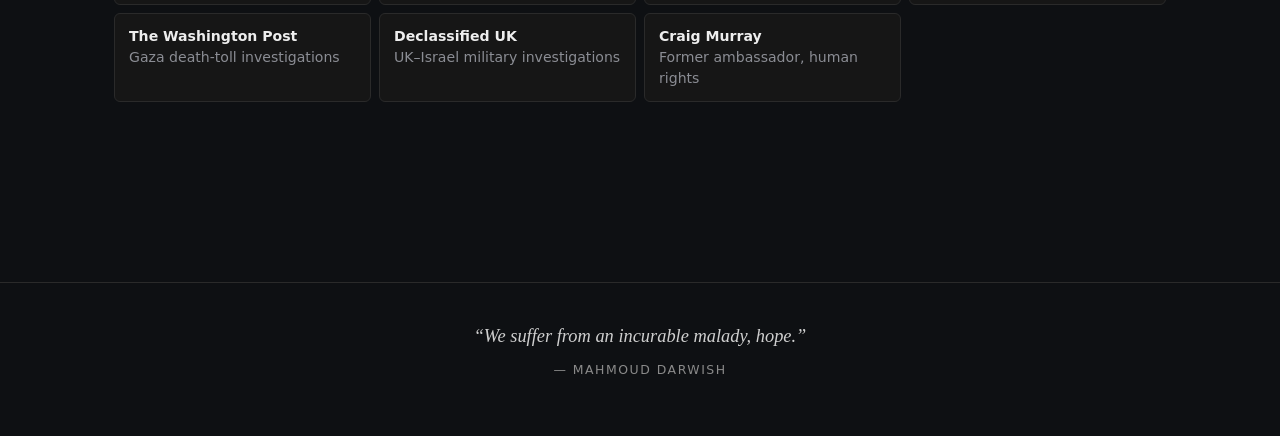
<file: web/sources.html>
<!DOCTYPE html>
<html lang="en">
<head>
  <meta charset="UTF-8">
  <meta name="viewport" content="width=device-width, initial-scale=1.0">
  <meta http-equiv="Content-Security-Policy"
        content="default-src 'self'; img-src 'self' data:; media-src 'self'; script-src 'self'; style-src 'self'; object-src 'none'; base-uri 'self'; form-action 'none'">
  <meta name="robots" content="index, follow">
  <title>Sources — Archive Genocide Website Mirror</title>
  <link rel="icon" href="favicon.ico" sizes="any">
  <link rel="icon" type="image/png" sizes="32x32" href="favicon-32x32.png">
  <link rel="icon" type="image/png" sizes="16x16" href="favicon-16x16.png">
  <link rel="apple-touch-icon" href="apple-touch-icon.png">
  <link rel="stylesheet" href="css/style.css">
  <link rel="stylesheet" href="css/sources.css">
</head>
<body>

<nav class="topnav">
  <a href="index.html" class="nav-brand">Archive Genocide <span class="mirror-tag">mirror</span></a>
  <input type="checkbox" id="nav-toggle" class="nav-toggle" aria-label="Toggle navigation menu">
  <label for="nav-toggle" class="nav-burger" aria-hidden="true">☰</label>
  <div class="nav-links">
    <a href="index.html">Archive</a>
    <a href="reports.html">Reports</a>
    <a href="map.html">Map</a>
    <a href="geolocation.html">Geolocation</a>
    <a href="sources.html" class="active">Sources</a>
    <a href="victims.html">Victims</a>
    <a href="download.html">Download</a>
    <a href="verify.html">Verify</a>
    <a href="about.html">About</a>
  </div>
</nav>

<div class="sources-page">

  <div class="sources-header">
    <h1>Verified <span>Sources</span></h1>
    <p>
      A curated list of journalists, photographers, and channels on the ground in Gaza and the West Bank.
      These accounts have been vetted by our community as credible, firsthand sources of footage and reporting.
    </p>
  </div>

  <!-- ARCHIVE SOURCES — provenance of the footage in this gallery -->
  <div class="src-section" id="sec-archives">
    <h2><span class="platform-icon">🗂️</span> Archive Sources <span class="count">10</span></h2>
    <p class="arch-intro">
      The footage in this gallery is drawn from the channels and collections below.
    </p>
    <div class="arch-grid">

      <a class="arch-card" href="https://genocide.live" target="_blank" rel="noopener">
        <div class="arch-name">TikTok Genocide</div>
        <div class="arch-meta"><span class="plat">Website</span> · 10,363 items</div>
        <div class="arch-note">ICC-format documented incidents</div>
        <div class="arch-link">genocide.live ↗</div>
      </a>

      <div class="arch-card">
        <div class="arch-name">Evidence Task</div>
        <div class="arch-meta"><span class="plat">Telegram</span> · 29,724 items</div>
        <div class="arch-note">War-crimes documentation channel</div>
      </div>

      <div class="arch-card">
        <div class="arch-name">Israel Exposed</div>
        <div class="arch-meta"><span class="plat">Telegram + Discord</span> · 10,775 items</div>
        <div class="arch-note">Our own collection · Oct 2023–2025</div>
      </div>

      <div class="arch-card">
        <div class="arch-name">Children of Gaza</div>
        <div class="arch-meta"><span class="plat">Telegram</span> · 7,692 items</div>
        <div class="arch-note">Oct 2023–2025</div>
      </div>

      <a class="arch-card" href="https://t.me/eyeonpal" target="_blank" rel="noopener">
        <div class="arch-name">Eye on Palestine</div>
        <div class="arch-meta"><span class="plat">Telegram</span> · 6,997 items</div>
        <div class="arch-note">Footage &amp; news</div>
        <div class="arch-link">t.me/eyeonpal ↗</div>
      </a>

      <div class="arch-card">
        <div class="arch-name">Dr Hashem Al Shehari</div>
        <div class="arch-meta"><span class="plat">Telegram</span> · 2,720 items</div>
        <div class="arch-note">Field documentation</div>
      </div>

      <div class="arch-card">
        <div class="arch-name">Suppressed News</div>
        <div class="arch-meta"><span class="plat">Telegram</span> · 1,868 items</div>
        <div class="arch-note">Underreported incidents</div>
      </div>

      <a class="arch-card" href="https://t.me/gazaalannet" target="_blank" rel="noopener">
        <div class="arch-name">Gaza Now</div>
        <div class="arch-meta"><span class="plat">Telegram</span> · 1,858 items</div>
        <div class="arch-note">Arabic &amp; English channels</div>
        <div class="arch-link">t.me/gazaalannet ↗</div>
      </a>

      <div class="arch-card">
        <div class="arch-name">Anas Al Sharif</div>
        <div class="arch-meta"><span class="plat">Telegram</span> · 1,598 items</div>
        <div class="arch-note">Martyred journalist, Gaza</div>
      </div>

      <div class="arch-card">
        <div class="arch-name">Israel Genocide Tracker</div>
        <div class="arch-meta"><span class="plat">Telegram</span> · 289 items</div>
        <div class="arch-note">IOF / perpetrator documentation</div>
      </div>

    </div>
  </div>

  <div class="sources-search">
    <span class="si">🔍</span>
    <input type="text" id="src-search" placeholder="Search accounts…" autocomplete="off" spellcheck="false">
  </div>

    <!-- INSTAGRAM -->
  <div class="src-section" id="sec-instagram">
    <h2><span class="platform-icon">📸</span> Instagram Journalists &amp; Photographers <span class="count" id="count-ig">0</span></h2>
    <div class="ig-grid" id="ig-grid">
      <div class="ig-card notable" data-search="motaz_azaiza motaz azaiza photojournalist, gaza">
        <div class="notable-badge">★ Notable</div>
        <div class="ig-handle">@motaz_azaiza</div>
        <div class="ig-name">Motaz Azaiza — photojournalist, Gaza</div>
        <a href="https://www.instagram.com/motaz_azaiza" target="_blank" rel="noopener" class="ig-link">Open profile ↗</a>
      </div>
      <div class="ig-card notable" data-search="byplestia plestia alaqad journalist &amp; author, gaza">
        <div class="notable-badge">★ Notable</div>
        <div class="ig-handle">@byplestia</div>
        <div class="ig-name">Plestia Alaqad — journalist &amp; author, Gaza</div>
        <a href="https://www.instagram.com/byplestia" target="_blank" rel="noopener" class="ig-link">Open profile ↗</a>
      </div>
      <div class="ig-card notable" data-search="wael_eldahdouh wael al-dahdouh al jazeera gaza bureau chief">
        <div class="notable-badge">★ Notable</div>
        <div class="ig-handle">@wael_eldahdouh</div>
        <div class="ig-name">Wael Al-Dahdouh — Al Jazeera Gaza bureau chief</div>
        <a href="https://www.instagram.com/wael_eldahdouh" target="_blank" rel="noopener" class="ig-link">Open profile ↗</a>
      </div>
      <div class="ig-card notable" data-search="hamza_w_dahdooh hamza al-dahdouh journalist, al jazeera">
        <div class="notable-badge">★ Notable</div>
        <div class="ig-handle">@hamza_w_dahdooh</div>
        <div class="ig-name">Hamza Al-Dahdouh — journalist, Al Jazeera</div>
        <a href="https://www.instagram.com/hamza_w_dahdooh" target="_blank" rel="noopener" class="ig-link">Open profile ↗</a>
      </div>
      <div class="ig-card notable" data-search="anas.jamal33 anas al-sharif journalist (martyred), gaza">
        <div class="notable-badge">★ Notable</div>
        <div class="ig-handle">@anas.jamal33</div>
        <div class="ig-name">Anas Al-Sharif — journalist (martyred), Gaza</div>
        <a href="https://www.instagram.com/anas.jamal33" target="_blank" rel="noopener" class="ig-link">Open profile ↗</a>
      </div>
      <div class="ig-card notable" data-search="ismail_alghoull ismail al-ghoul journalist (martyred), gaza">
        <div class="notable-badge">★ Notable</div>
        <div class="ig-handle">@ismail_alghoull</div>
        <div class="ig-name">Ismail Al-Ghoul — journalist (martyred), Gaza</div>
        <a href="https://www.instagram.com/ismail_alghoull" target="_blank" rel="noopener" class="ig-link">Open profile ↗</a>
      </div>
      <div class="ig-card notable" data-search="hossam_shbat hossam shabat journalist (martyred), gaza">
        <div class="notable-badge">★ Notable</div>
        <div class="ig-handle">@hossam_shbat</div>
        <div class="ig-name">Hossam Shabat — journalist (martyred), Gaza</div>
        <a href="https://www.instagram.com/hossam_shbat" target="_blank" rel="noopener" class="ig-link">Open profile ↗</a>
      </div>
      <div class="ig-card notable" data-search="hindkhoudary hind khoudary journalist, gaza">
        <div class="notable-badge">★ Notable</div>
        <div class="ig-handle">@hindkhoudary</div>
        <div class="ig-name">Hind Khoudary — journalist, Gaza</div>
        <a href="https://www.instagram.com/hindkhoudary" target="_blank" rel="noopener" class="ig-link">Open profile ↗</a>
      </div>
      <div class="ig-card notable" data-search="youmna_elsid youmna el sayed al jazeera english, gaza">
        <div class="notable-badge">★ Notable</div>
        <div class="ig-handle">@youmna_elsid</div>
        <div class="ig-name">Youmna El Sayed — Al Jazeera English, Gaza</div>
        <a href="https://www.instagram.com/youmna_elsid" target="_blank" rel="noopener" class="ig-link">Open profile ↗</a>
      </div>
      <div class="ig-card notable" data-search="wizard_bisan1 bisan owda documentary filmmaker, gaza">
        <div class="notable-badge">★ Notable</div>
        <div class="ig-handle">@wizard_bisan1</div>
        <div class="ig-name">Bisan Owda — documentary filmmaker, Gaza</div>
        <a href="https://www.instagram.com/wizard_bisan1" target="_blank" rel="noopener" class="ig-link">Open profile ↗</a>
      </div>
      <div class="ig-card notable" data-search="mosab_abutoha mosab abu toha poet &amp; writer, gaza">
        <div class="notable-badge">★ Notable</div>
        <div class="ig-handle">@mosab_abutoha</div>
        <div class="ig-name">Mosab Abu Toha — poet &amp; writer, Gaza</div>
        <a href="https://www.instagram.com/mosab_abutoha" target="_blank" rel="noopener" class="ig-link">Open profile ↗</a>
      </div>
      <div class="ig-card notable" data-search="alhelou.y yousef alhelou journalist, gaza">
        <div class="notable-badge">★ Notable</div>
        <div class="ig-handle">@alhelou.y</div>
        <div class="ig-name">Yousef Alhelou — journalist, Gaza</div>
        <a href="https://www.instagram.com/alhelou.y" target="_blank" rel="noopener" class="ig-link">Open profile ↗</a>
      </div>
      <div class="ig-card notable" data-search="mohamed.h.masri mohamed al masri journalist, gaza">
        <div class="notable-badge">★ Notable</div>
        <div class="ig-handle">@mohamed.h.masri</div>
        <div class="ig-name">Mohamed Al Masri — journalist, Gaza</div>
        <a href="https://www.instagram.com/mohamed.h.masri" target="_blank" rel="noopener" class="ig-link">Open profile ↗</a>
      </div>
      <div class="ig-card notable" data-search="fadi_alwhidi fadi al-wahidi journalist, gaza">
        <div class="notable-badge">★ Notable</div>
        <div class="ig-handle">@fadi_alwhidi</div>
        <div class="ig-name">Fadi Al-Wahidi — journalist, Gaza</div>
        <a href="https://www.instagram.com/fadi_alwhidi" target="_blank" rel="noopener" class="ig-link">Open profile ↗</a>
      </div>
      <div class="ig-card notable" data-search="mahmoud_ajjour mahmoud ajjour photojournalist, gaza">
        <div class="notable-badge">★ Notable</div>
        <div class="ig-handle">@mahmoud_ajjour</div>
        <div class="ig-name">Mahmoud Ajjour — photojournalist, Gaza</div>
        <a href="https://www.instagram.com/mahmoud_ajjour" target="_blank" rel="noopener" class="ig-link">Open profile ↗</a>
      </div>
      <div class="ig-card notable" data-search="nahed_hajjaj99 nahed hajjaj journalist, gaza">
        <div class="notable-badge">★ Notable</div>
        <div class="ig-handle">@nahed_hajjaj99</div>
        <div class="ig-name">Nahed Hajjaj — journalist, Gaza</div>
        <a href="https://www.instagram.com/nahed_hajjaj99" target="_blank" rel="noopener" class="ig-link">Open profile ↗</a>
      </div>
      <div class="ig-card" data-search="3bood_almajdalawi">
        <div class="ig-handle">@3bood_almajdalawi</div>
        <a href="https://www.instagram.com/3bood_almajdalawi" target="_blank" rel="noopener" class="ig-link">Open profile ↗</a>
      </div>
      <div class="ig-card" data-search="97salah_ib">
        <div class="ig-handle">@97salah_ib</div>
        <a href="https://www.instagram.com/97salah_ib" target="_blank" rel="noopener" class="ig-link">Open profile ↗</a>
      </div>
      <div class="ig-card" data-search="_raheemkhader">
        <div class="ig-handle">@_raheemkhader</div>
        <a href="https://www.instagram.com/_raheemkhader" target="_blank" rel="noopener" class="ig-link">Open profile ↗</a>
      </div>
      <div class="ig-card" data-search="a.j.press">
        <div class="ig-handle">@a.j.press</div>
        <a href="https://www.instagram.com/a.j.press" target="_blank" rel="noopener" class="ig-link">Open profile ↗</a>
      </div>
      <div class="ig-card" data-search="a7med.alsaifi">
        <div class="ig-handle">@a7med.alsaifi</div>
        <a href="https://www.instagram.com/a7med.alsaifi" target="_blank" rel="noopener" class="ig-link">Open profile ↗</a>
      </div>
      <div class="ig-card" data-search="abd.pix96">
        <div class="ig-handle">@abd.pix96</div>
        <a href="https://www.instagram.com/abd.pix96" target="_blank" rel="noopener" class="ig-link">Open profile ↗</a>
      </div>
      <div class="ig-card" data-search="abd.sabbah">
        <div class="ig-handle">@abd.sabbah</div>
        <a href="https://www.instagram.com/abd.sabbah" target="_blank" rel="noopener" class="ig-link">Open profile ↗</a>
      </div>
      <div class="ig-card" data-search="abd.sabbah91">
        <div class="ig-handle">@abd.sabbah91</div>
        <a href="https://www.instagram.com/abd.sabbah91" target="_blank" rel="noopener" class="ig-link">Open profile ↗</a>
      </div>
      <div class="ig-card" data-search="abdalafo">
        <div class="ig-handle">@abdalafo</div>
        <a href="https://www.instagram.com/abdalafo" target="_blank" rel="noopener" class="ig-link">Open profile ↗</a>
      </div>
      <div class="ig-card" data-search="abdallah.jalal22">
        <div class="ig-handle">@abdallah.jalal22</div>
        <a href="https://www.instagram.com/abdallah.jalal22" target="_blank" rel="noopener" class="ig-link">Open profile ↗</a>
      </div>
      <div class="ig-card" data-search="abdallah.m.kmail">
        <div class="ig-handle">@abdallah.m.kmail</div>
        <a href="https://www.instagram.com/abdallah.m.kmail" target="_blank" rel="noopener" class="ig-link">Open profile ↗</a>
      </div>
      <div class="ig-card" data-search="abdallah_alattar1999">
        <div class="ig-handle">@abdallah_alattar1999</div>
        <a href="https://www.instagram.com/abdallah_alattar1999" target="_blank" rel="noopener" class="ig-link">Open profile ↗</a>
      </div>
      <div class="ig-card" data-search="abdallahalattarr">
        <div class="ig-handle">@abdallahalattarr</div>
        <a href="https://www.instagram.com/abdallahalattarr" target="_blank" rel="noopener" class="ig-link">Open profile ↗</a>
      </div>
      <div class="ig-card" data-search="abdalnasser.alnems">
        <div class="ig-handle">@abdalnasser.alnems</div>
        <a href="https://www.instagram.com/abdalnasser.alnems" target="_blank" rel="noopener" class="ig-link">Open profile ↗</a>
      </div>
      <div class="ig-card" data-search="abdullah_shahwan99">
        <div class="ig-handle">@abdullah_shahwan99</div>
        <a href="https://www.instagram.com/abdullah_shahwan99" target="_blank" rel="noopener" class="ig-link">Open profile ↗</a>
      </div>
      <div class="ig-card" data-search="abdullahobead">
        <div class="ig-handle">@abdullahobead</div>
        <a href="https://www.instagram.com/abdullahobead" target="_blank" rel="noopener" class="ig-link">Open profile ↗</a>
      </div>
      <div class="ig-card" data-search="abed.abo.riash">
        <div class="ig-handle">@abed.abo.riash</div>
        <a href="https://www.instagram.com/abed.abo.riash" target="_blank" rel="noopener" class="ig-link">Open profile ↗</a>
      </div>
      <div class="ig-card" data-search="abed_n_farhat">
        <div class="ig-handle">@abed_n_farhat</div>
        <a href="https://www.instagram.com/abed_n_farhat" target="_blank" rel="noopener" class="ig-link">Open profile ↗</a>
      </div>
      <div class="ig-card" data-search="abed_zwidie">
        <div class="ig-handle">@abed_zwidie</div>
        <a href="https://www.instagram.com/abed_zwidie" target="_blank" rel="noopener" class="ig-link">Open profile ↗</a>
      </div>
      <div class="ig-card" data-search="abedalrahman_m_sobaih">
        <div class="ig-handle">@abedalrahman_m_sobaih</div>
        <a href="https://www.instagram.com/abedalrahman_m_sobaih" target="_blank" rel="noopener" class="ig-link">Open profile ↗</a>
      </div>
      <div class="ig-card" data-search="abedshaat.ps">
        <div class="ig-handle">@abedshaat.ps</div>
        <a href="https://www.instagram.com/abedshaat.ps" target="_blank" rel="noopener" class="ig-link">Open profile ↗</a>
      </div>
      <div class="ig-card" data-search="abo_sleit">
        <div class="ig-handle">@abo_sleit</div>
        <a href="https://www.instagram.com/abo_sleit" target="_blank" rel="noopener" class="ig-link">Open profile ↗</a>
      </div>
      <div class="ig-card" data-search="abood_alsayed2000">
        <div class="ig-handle">@abood_alsayed2000</div>
        <a href="https://www.instagram.com/abood_alsayed2000" target="_blank" rel="noopener" class="ig-link">Open profile ↗</a>
      </div>
      <div class="ig-card" data-search="aboodgaza">
        <div class="ig-handle">@aboodgaza</div>
        <a href="https://www.instagram.com/aboodgaza" target="_blank" rel="noopener" class="ig-link">Open profile ↗</a>
      </div>
      <div class="ig-card" data-search="abuoazzum">
        <div class="ig-handle">@abuoazzum</div>
        <a href="https://www.instagram.com/abuoazzum" target="_blank" rel="noopener" class="ig-link">Open profile ↗</a>
      </div>
      <div class="ig-card" data-search="adliabutaha1">
        <div class="ig-handle">@adliabutaha1</div>
        <a href="https://www.instagram.com/adliabutaha1" target="_blank" rel="noopener" class="ig-link">Open profile ↗</a>
      </div>
      <div class="ig-card" data-search="ahm3d.hamdan">
        <div class="ig-handle">@ahm3d.hamdan</div>
        <a href="https://www.instagram.com/ahm3d.hamdan" target="_blank" rel="noopener" class="ig-link">Open profile ↗</a>
      </div>
      <div class="ig-card" data-search="ahmad_z_ashour97">
        <div class="ig-handle">@ahmad_z_ashour97</div>
        <a href="https://www.instagram.com/ahmad_z_ashour97" target="_blank" rel="noopener" class="ig-link">Open profile ↗</a>
      </div>
      <div class="ig-card" data-search="ahmdmusttfa">
        <div class="ig-handle">@ahmdmusttfa</div>
        <a href="https://www.instagram.com/ahmdmusttfa" target="_blank" rel="noopener" class="ig-link">Open profile ↗</a>
      </div>
      <div class="ig-card" data-search="ahmed.m.abdellall">
        <div class="ig-handle">@ahmed.m.abdellall</div>
        <a href="https://www.instagram.com/ahmed.m.abdellall" target="_blank" rel="noopener" class="ig-link">Open profile ↗</a>
      </div>
      <div class="ig-card" data-search="ahmed.masood2">
        <div class="ig-handle">@ahmed.masood2</div>
        <a href="https://www.instagram.com/ahmed.masood2" target="_blank" rel="noopener" class="ig-link">Open profile ↗</a>
      </div>
      <div class="ig-card" data-search="ahmed2alsawafiri">
        <div class="ig-handle">@ahmed2alsawafiri</div>
        <a href="https://www.instagram.com/ahmed2alsawafiri" target="_blank" rel="noopener" class="ig-link">Open profile ↗</a>
      </div>
      <div class="ig-card" data-search="ahmed_abed_99">
        <div class="ig-handle">@ahmed_abed_99</div>
        <a href="https://www.instagram.com/ahmed_abed_99" target="_blank" rel="noopener" class="ig-link">Open profile ↗</a>
      </div>
      <div class="ig-card" data-search="ahmed_al_arini25">
        <div class="ig-handle">@ahmed_al_arini25</div>
        <a href="https://www.instagram.com/ahmed_al_arini25" target="_blank" rel="noopener" class="ig-link">Open profile ↗</a>
      </div>
      <div class="ig-card" data-search="ahmed_al_danaf">
        <div class="ig-handle">@ahmed_al_danaf</div>
        <a href="https://www.instagram.com/ahmed_al_danaf" target="_blank" rel="noopener" class="ig-link">Open profile ↗</a>
      </div>
      <div class="ig-card" data-search="ahmed_kaheel0">
        <div class="ig-handle">@ahmed_kaheel0</div>
        <a href="https://www.instagram.com/ahmed_kaheel0" target="_blank" rel="noopener" class="ig-link">Open profile ↗</a>
      </div>
      <div class="ig-card" data-search="ahmed_kaheel2">
        <div class="ig-handle">@ahmed_kaheel2</div>
        <a href="https://www.instagram.com/ahmed_kaheel2" target="_blank" rel="noopener" class="ig-link">Open profile ↗</a>
      </div>
      <div class="ig-card" data-search="ahmed_nofal92">
        <div class="ig-handle">@ahmed_nofal92</div>
        <a href="https://www.instagram.com/ahmed_nofal92" target="_blank" rel="noopener" class="ig-link">Open profile ↗</a>
      </div>
      <div class="ig-card" data-search="ahmedhijazee">
        <div class="ig-handle">@ahmedhijazee</div>
        <a href="https://www.instagram.com/ahmedhijazee" target="_blank" rel="noopener" class="ig-link">Open profile ↗</a>
      </div>
      <div class="ig-card" data-search="ahmedsahmoud1">
        <div class="ig-handle">@ahmedsahmoud1</div>
        <a href="https://www.instagram.com/ahmedsahmoud1" target="_blank" rel="noopener" class="ig-link">Open profile ↗</a>
      </div>
      <div class="ig-card" data-search="alaa_mohsen97">
        <div class="ig-handle">@alaa_mohsen97</div>
        <a href="https://www.instagram.com/alaa_mohsen97" target="_blank" rel="noopener" class="ig-link">Open profile ↗</a>
      </div>
      <div class="ig-card" data-search="alaa_qraiqea">
        <div class="ig-handle">@alaa_qraiqea</div>
        <a href="https://www.instagram.com/alaa_qraiqea" target="_blank" rel="noopener" class="ig-link">Open profile ↗</a>
      </div>
      <div class="ig-card" data-search="alam_sadeq1">
        <div class="ig-handle">@alam_sadeq1</div>
        <a href="https://www.instagram.com/alam_sadeq1" target="_blank" rel="noopener" class="ig-link">Open profile ↗</a>
      </div>
      <div class="ig-card" data-search="alasmarr_x3">
        <div class="ig-handle">@alasmarr_x3</div>
        <a href="https://www.instagram.com/alasmarr_x3" target="_blank" rel="noopener" class="ig-link">Open profile ↗</a>
      </div>
      <div class="ig-card" data-search="alhassan_selmi">
        <div class="ig-handle">@alhassan_selmi</div>
        <a href="https://www.instagram.com/alhassan_selmi" target="_blank" rel="noopener" class="ig-link">Open profile ↗</a>
      </div>
      <div class="ig-card" data-search="alihasanalattar">
        <div class="ig-handle">@alihasanalattar</div>
        <a href="https://www.instagram.com/alihasanalattar" target="_blank" rel="noopener" class="ig-link">Open profile ↗</a>
      </div>
      <div class="ig-card" data-search="alijadallah66">
        <div class="ig-handle">@alijadallah66</div>
        <a href="https://www.instagram.com/alijadallah66" target="_blank" rel="noopener" class="ig-link">Open profile ↗</a>
      </div>
      <div class="ig-card" data-search="almoshtabik">
        <div class="ig-handle">@almoshtabik</div>
        <a href="https://www.instagram.com/almoshtabik" target="_blank" rel="noopener" class="ig-link">Open profile ↗</a>
      </div>
      <div class="ig-card" data-search="alzaninm">
        <div class="ig-handle">@alzaninm</div>
        <a href="https://www.instagram.com/alzaninm" target="_blank" rel="noopener" class="ig-link">Open profile ↗</a>
      </div>
      <div class="ig-card" data-search="amer_elsultan">
        <div class="ig-handle">@amer_elsultan</div>
        <a href="https://www.instagram.com/amer_elsultan" target="_blank" rel="noopener" class="ig-link">Open profile ↗</a>
      </div>
      <div class="ig-card" data-search="amgadalbohisi">
        <div class="ig-handle">@amgadalbohisi</div>
        <a href="https://www.instagram.com/amgadalbohisi" target="_blank" rel="noopener" class="ig-link">Open profile ↗</a>
      </div>
      <div class="ig-card" data-search="amjad_al_fayoumi">
        <div class="ig-handle">@amjad_al_fayoumi</div>
        <a href="https://www.instagram.com/amjad_al_fayoumi" target="_blank" rel="noopener" class="ig-link">Open profile ↗</a>
      </div>
      <div class="ig-card" data-search="aml.habib35">
        <div class="ig-handle">@aml.habib35</div>
        <a href="https://www.instagram.com/aml.habib35" target="_blank" rel="noopener" class="ig-link">Open profile ↗</a>
      </div>
      <div class="ig-card" data-search="amr.tabash">
        <div class="ig-handle">@amr.tabash</div>
        <a href="https://www.instagram.com/amr.tabash" target="_blank" rel="noopener" class="ig-link">Open profile ↗</a>
      </div>
      <div class="ig-card" data-search="amr.tabash97">
        <div class="ig-handle">@amr.tabash97</div>
        <a href="https://www.instagram.com/amr.tabash97" target="_blank" rel="noopener" class="ig-link">Open profile ↗</a>
      </div>
      <div class="ig-card" data-search="anas._oglu">
        <div class="ig-handle">@anas._oglu</div>
        <a href="https://www.instagram.com/anas._oglu" target="_blank" rel="noopener" class="ig-link">Open profile ↗</a>
      </div>
      <div class="ig-card" data-search="anas_ayyad99">
        <div class="ig-handle">@anas_ayyad99</div>
        <a href="https://www.instagram.com/anas_ayyad99" target="_blank" rel="noopener" class="ig-link">Open profile ↗</a>
      </div>
      <div class="ig-card" data-search="anashoshia23">
        <div class="ig-handle">@anashoshia23</div>
        <a href="https://www.instagram.com/anashoshia23" target="_blank" rel="noopener" class="ig-link">Open profile ↗</a>
      </div>
      <div class="ig-card" data-search="anasjamal44">
        <div class="ig-handle">@anasjamal44</div>
        <a href="https://www.instagram.com/anasjamal44" target="_blank" rel="noopener" class="ig-link">Open profile ↗</a>
      </div>
      <div class="ig-card" data-search="anwersliyhe">
        <div class="ig-handle">@anwersliyhe</div>
        <a href="https://www.instagram.com/anwersliyhe" target="_blank" rel="noopener" class="ig-link">Open profile ↗</a>
      </div>
      <div class="ig-card" data-search="ashraf_sa_s">
        <div class="ig-handle">@ashraf_sa_s</div>
        <a href="https://www.instagram.com/ashraf_sa_s" target="_blank" rel="noopener" class="ig-link">Open profile ↗</a>
      </div>
      <div class="ig-card" data-search="ashrafamra">
        <div class="ig-handle">@ashrafamra</div>
        <a href="https://www.instagram.com/ashrafamra" target="_blank" rel="noopener" class="ig-link">Open profile ↗</a>
      </div>
      <div class="ig-card" data-search="awad.abusharkh">
        <div class="ig-handle">@awad.abusharkh</div>
        <a href="https://www.instagram.com/awad.abusharkh" target="_blank" rel="noopener" class="ig-link">Open profile ↗</a>
      </div>
      <div class="ig-card" data-search="awny__journalist">
        <div class="ig-handle">@awny__journalist</div>
        <a href="https://www.instagram.com/awny__journalist" target="_blank" rel="noopener" class="ig-link">Open profile ↗</a>
      </div>
      <div class="ig-card" data-search="aya.abo.taqiya">
        <div class="ig-handle">@aya.abo.taqiya</div>
        <a href="https://www.instagram.com/aya.abo.taqiya" target="_blank" rel="noopener" class="ig-link">Open profile ↗</a>
      </div>
      <div class="ig-card" data-search="aya_mohammed_jouda">
        <div class="ig-handle">@aya_mohammed_jouda</div>
        <a href="https://www.instagram.com/aya_mohammed_jouda" target="_blank" rel="noopener" class="ig-link">Open profile ↗</a>
      </div>
      <div class="ig-card" data-search="ayman_manasra96">
        <div class="ig-handle">@ayman_manasra96</div>
        <a href="https://www.instagram.com/ayman_manasra96" target="_blank" rel="noopener" class="ig-link">Open profile ↗</a>
      </div>
      <div class="ig-card" data-search="aymanalgedi12">
        <div class="ig-handle">@aymanalgedi12</div>
        <a href="https://www.instagram.com/aymanalgedi12" target="_blank" rel="noopener" class="ig-link">Open profile ↗</a>
      </div>
      <div class="ig-card" data-search="aymanalhesi">
        <div class="ig-handle">@aymanalhesi</div>
        <a href="https://www.instagram.com/aymanalhesi" target="_blank" rel="noopener" class="ig-link">Open profile ↗</a>
      </div>
      <div class="ig-card" data-search="ayyoob_saad">
        <div class="ig-handle">@ayyoob_saad</div>
        <a href="https://www.instagram.com/ayyoob_saad" target="_blank" rel="noopener" class="ig-link">Open profile ↗</a>
      </div>
      <div class="ig-card" data-search="azar.bsibah">
        <div class="ig-handle">@azar.bsibah</div>
        <a href="https://www.instagram.com/azar.bsibah" target="_blank" rel="noopener" class="ig-link">Open profile ↗</a>
      </div>
      <div class="ig-card" data-search="aziz_khalil00">
        <div class="ig-handle">@aziz_khalil00</div>
        <a href="https://www.instagram.com/aziz_khalil00" target="_blank" rel="noopener" class="ig-link">Open profile ↗</a>
      </div>
      <div class="ig-card" data-search="badertabash">
        <div class="ig-handle">@badertabash</div>
        <a href="https://www.instagram.com/badertabash" target="_blank" rel="noopener" class="ig-link">Open profile ↗</a>
      </div>
      <div class="ig-card" data-search="balail_adu_nada">
        <div class="ig-handle">@balail_adu_nada</div>
        <a href="https://www.instagram.com/balail_adu_nada" target="_blank" rel="noopener" class="ig-link">Open profile ↗</a>
      </div>
      <div class="ig-card" data-search="baralafi">
        <div class="ig-handle">@baralafi</div>
        <a href="https://www.instagram.com/baralafi" target="_blank" rel="noopener" class="ig-link">Open profile ↗</a>
      </div>
      <div class="ig-card" data-search="basem.in.sign">
        <div class="ig-handle">@basem.in.sign</div>
        <a href="https://www.instagram.com/basem.in.sign" target="_blank" rel="noopener" class="ig-link">Open profile ↗</a>
      </div>
      <div class="ig-card" data-search="basem_alaraj">
        <div class="ig-handle">@basem_alaraj</div>
        <a href="https://www.instagram.com/basem_alaraj" target="_blank" rel="noopener" class="ig-link">Open profile ↗</a>
      </div>
      <div class="ig-card" data-search="basherpress">
        <div class="ig-handle">@basherpress</div>
        <a href="https://www.instagram.com/basherpress" target="_blank" rel="noopener" class="ig-link">Open profile ↗</a>
      </div>
      <div class="ig-card" data-search="bassamfaluona">
        <div class="ig-handle">@bassamfaluona</div>
        <a href="https://www.instagram.com/bassamfaluona" target="_blank" rel="noopener" class="ig-link">Open profile ↗</a>
      </div>
      <div class="ig-card" data-search="bayanpalestine">
        <div class="ig-handle">@bayanpalestine</div>
        <a href="https://www.instagram.com/bayanpalestine" target="_blank" rel="noopener" class="ig-link">Open profile ↗</a>
      </div>
      <div class="ig-card" data-search="belal_mohamad_">
        <div class="ig-handle">@belal_mohamad_</div>
        <a href="https://www.instagram.com/belal_mohamad_" target="_blank" rel="noopener" class="ig-link">Open profile ↗</a>
      </div>
      <div class="ig-card" data-search="belalabuamer96">
        <div class="ig-handle">@belalabuamer96</div>
        <a href="https://www.instagram.com/belalabuamer96" target="_blank" rel="noopener" class="ig-link">Open profile ↗</a>
      </div>
      <div class="ig-card" data-search="bilal.h.elnabih">
        <div class="ig-handle">@bilal.h.elnabih</div>
        <a href="https://www.instagram.com/bilal.h.elnabih" target="_blank" rel="noopener" class="ig-link">Open profile ↗</a>
      </div>
      <div class="ig-card" data-search="bilalabukhlifa">
        <div class="ig-handle">@bilalabukhlifa</div>
        <a href="https://www.instagram.com/bilalabukhlifa" target="_blank" rel="noopener" class="ig-link">Open profile ↗</a>
      </div>
      <div class="ig-card" data-search="dahman.eyad">
        <div class="ig-handle">@dahman.eyad</div>
        <a href="https://www.instagram.com/dahman.eyad" target="_blank" rel="noopener" class="ig-link">Open profile ↗</a>
      </div>
      <div class="ig-card" data-search="dawoud_aboalkas">
        <div class="ig-handle">@dawoud_aboalkas</div>
        <a href="https://www.instagram.com/dawoud_aboalkas" target="_blank" rel="noopener" class="ig-link">Open profile ↗</a>
      </div>
      <div class="ig-card" data-search="dn_osama">
        <div class="ig-handle">@dn_osama</div>
        <a href="https://www.instagram.com/dn_osama" target="_blank" rel="noopener" class="ig-link">Open profile ↗</a>
      </div>
      <div class="ig-card" data-search="doaa_khaled.98">
        <div class="ig-handle">@doaa_khaled.98</div>
        <a href="https://www.instagram.com/doaa_khaled.98" target="_blank" rel="noopener" class="ig-link">Open profile ↗</a>
      </div>
      <div class="ig-card" data-search="dr.haya.gaza">
        <div class="ig-handle">@dr.haya.gaza</div>
        <a href="https://www.instagram.com/dr.haya.gaza" target="_blank" rel="noopener" class="ig-link">Open profile ↗</a>
      </div>
      <div class="ig-card" data-search="dr.hussam73">
        <div class="ig-handle">@dr.hussam73</div>
        <a href="https://www.instagram.com/dr.hussam73" target="_blank" rel="noopener" class="ig-link">Open profile ↗</a>
      </div>
      <div class="ig-card" data-search="dr_m_alkandari">
        <div class="ig-handle">@dr_m_alkandari</div>
        <a href="https://www.instagram.com/dr_m_alkandari" target="_blank" rel="noopener" class="ig-link">Open profile ↗</a>
      </div>
      <div class="ig-card" data-search="emadbadwan">
        <div class="ig-handle">@emadbadwan</div>
        <a href="https://www.instagram.com/emadbadwan" target="_blank" rel="noopener" class="ig-link">Open profile ↗</a>
      </div>
      <div class="ig-card" data-search="emadsami0">
        <div class="ig-handle">@emadsami0</div>
        <a href="https://www.instagram.com/emadsami0" target="_blank" rel="noopener" class="ig-link">Open profile ↗</a>
      </div>
      <div class="ig-card" data-search="eshak_daour">
        <div class="ig-handle">@eshak_daour</div>
        <a href="https://www.instagram.com/eshak_daour" target="_blank" rel="noopener" class="ig-link">Open profile ↗</a>
      </div>
      <div class="ig-card" data-search="essasyam4">
        <div class="ig-handle">@essasyam4</div>
        <a href="https://www.instagram.com/essasyam4" target="_blank" rel="noopener" class="ig-link">Open profile ↗</a>
      </div>
      <div class="ig-card" data-search="eye_on_jenin">
        <div class="ig-handle">@eye_on_jenin</div>
        <a href="https://www.instagram.com/eye_on_jenin" target="_blank" rel="noopener" class="ig-link">Open profile ↗</a>
      </div>
      <div class="ig-card" data-search="ezzedine_muasher">
        <div class="ig-handle">@ezzedine_muasher</div>
        <a href="https://www.instagram.com/ezzedine_muasher" target="_blank" rel="noopener" class="ig-link">Open profile ↗</a>
      </div>
      <div class="ig-card" data-search="fadel_mghari">
        <div class="ig-handle">@fadel_mghari</div>
        <a href="https://www.instagram.com/fadel_mghari" target="_blank" rel="noopener" class="ig-link">Open profile ↗</a>
      </div>
      <div class="ig-card" data-search="fadi.thabet90">
        <div class="ig-handle">@fadi.thabet90</div>
        <a href="https://www.instagram.com/fadi.thabet90" target="_blank" rel="noopener" class="ig-link">Open profile ↗</a>
      </div>
      <div class="ig-card" data-search="fadi_turban">
        <div class="ig-handle">@fadi_turban</div>
        <a href="https://www.instagram.com/fadi_turban" target="_blank" rel="noopener" class="ig-link">Open profile ↗</a>
      </div>
      <div class="ig-card" data-search="fadithabet90">
        <div class="ig-handle">@fadithabet90</div>
        <a href="https://www.instagram.com/fadithabet90" target="_blank" rel="noopener" class="ig-link">Open profile ↗</a>
      </div>
      <div class="ig-card" data-search="faiz_osama22">
        <div class="ig-handle">@faiz_osama22</div>
        <a href="https://www.instagram.com/faiz_osama22" target="_blank" rel="noopener" class="ig-link">Open profile ↗</a>
      </div>
      <div class="ig-card" data-search="faiz_osama50">
        <div class="ig-handle">@faiz_osama50</div>
        <a href="https://www.instagram.com/faiz_osama50" target="_blank" rel="noopener" class="ig-link">Open profile ↗</a>
      </div>
      <div class="ig-card" data-search="fares.afana">
        <div class="ig-handle">@fares.afana</div>
        <a href="https://www.instagram.com/fares.afana" target="_blank" rel="noopener" class="ig-link">Open profile ↗</a>
      </div>
      <div class="ig-card" data-search="fatenelwan">
        <div class="ig-handle">@fatenelwan</div>
        <a href="https://www.instagram.com/fatenelwan" target="_blank" rel="noopener" class="ig-link">Open profile ↗</a>
      </div>
      <div class="ig-card" data-search="feras_.nader.99">
        <div class="ig-handle">@feras_.nader.99</div>
        <a href="https://www.instagram.com/feras_.nader.99" target="_blank" rel="noopener" class="ig-link">Open profile ↗</a>
      </div>
      <div class="ig-card" data-search="frs5898">
        <div class="ig-handle">@frs5898</div>
        <a href="https://www.instagram.com/frs5898" target="_blank" rel="noopener" class="ig-link">Open profile ↗</a>
      </div>
      <div class="ig-card" data-search="gaza_city_now">
        <div class="ig-handle">@gaza_city_now</div>
        <a href="https://www.instagram.com/gaza_city_now" target="_blank" rel="noopener" class="ig-link">Open profile ↗</a>
      </div>
      <div class="ig-card" data-search="gevarasafadi">
        <div class="ig-handle">@gevarasafadi</div>
        <a href="https://www.instagram.com/gevarasafadi" target="_blank" rel="noopener" class="ig-link">Open profile ↗</a>
      </div>
      <div class="ig-card" data-search="haitham.pix">
        <div class="ig-handle">@haitham.pix</div>
        <a href="https://www.instagram.com/haitham.pix" target="_blank" rel="noopener" class="ig-link">Open profile ↗</a>
      </div>
      <div class="ig-card" data-search="hala.wadi5">
        <div class="ig-handle">@hala.wadi5</div>
        <a href="https://www.instagram.com/hala.wadi5" target="_blank" rel="noopener" class="ig-link">Open profile ↗</a>
      </div>
      <div class="ig-card" data-search="hala_benasfour">
        <div class="ig-handle">@hala_benasfour</div>
        <a href="https://www.instagram.com/hala_benasfour" target="_blank" rel="noopener" class="ig-link">Open profile ↗</a>
      </div>
      <div class="ig-card" data-search="hamdaneldahdouh">
        <div class="ig-handle">@hamdaneldahdouh</div>
        <a href="https://www.instagram.com/hamdaneldahdouh" target="_blank" rel="noopener" class="ig-link">Open profile ↗</a>
      </div>
      <div class="ig-card" data-search="hammam.younis">
        <div class="ig-handle">@hammam.younis</div>
        <a href="https://www.instagram.com/hammam.younis" target="_blank" rel="noopener" class="ig-link">Open profile ↗</a>
      </div>
      <div class="ig-card" data-search="hamoda_shahen">
        <div class="ig-handle">@hamoda_shahen</div>
        <a href="https://www.instagram.com/hamoda_shahen" target="_blank" rel="noopener" class="ig-link">Open profile ↗</a>
      </div>
      <div class="ig-card" data-search="hamza.hammad9">
        <div class="ig-handle">@hamza.hammad9</div>
        <a href="https://www.instagram.com/hamza.hammad9" target="_blank" rel="noopener" class="ig-link">Open profile ↗</a>
      </div>
      <div class="ig-card" data-search="hamza.hammad94">
        <div class="ig-handle">@hamza.hammad94</div>
        <a href="https://www.instagram.com/hamza.hammad94" target="_blank" rel="noopener" class="ig-link">Open profile ↗</a>
      </div>
      <div class="ig-card" data-search="hamza_z_q">
        <div class="ig-handle">@hamza_z_q</div>
        <a href="https://www.instagram.com/hamza_z_q" target="_blank" rel="noopener" class="ig-link">Open profile ↗</a>
      </div>
      <div class="ig-card" data-search="haneen.maher.salem">
        <div class="ig-handle">@haneen.maher.salem</div>
        <a href="https://www.instagram.com/haneen.maher.salem" target="_blank" rel="noopener" class="ig-link">Open profile ↗</a>
      </div>
      <div class="ig-card" data-search="hani.abu.rezeq">
        <div class="ig-handle">@hani.abu.rezeq</div>
        <a href="https://www.instagram.com/hani.abu.rezeq" target="_blank" rel="noopener" class="ig-link">Open profile ↗</a>
      </div>
      <div class="ig-card" data-search="hani.aburezeq">
        <div class="ig-handle">@hani.aburezeq</div>
        <a href="https://www.instagram.com/hani.aburezeq" target="_blank" rel="noopener" class="ig-link">Open profile ↗</a>
      </div>
      <div class="ig-card" data-search="hani.alshaer">
        <div class="ig-handle">@hani.alshaer</div>
        <a href="https://www.instagram.com/hani.alshaer" target="_blank" rel="noopener" class="ig-link">Open profile ↗</a>
      </div>
      <div class="ig-card" data-search="hani.amra">
        <div class="ig-handle">@hani.amra</div>
        <a href="https://www.instagram.com/hani.amra" target="_blank" rel="noopener" class="ig-link">Open profile ↗</a>
      </div>
      <div class="ig-card" data-search="hasan_harbid">
        <div class="ig-handle">@hasan_harbid</div>
        <a href="https://www.instagram.com/hasan_harbid" target="_blank" rel="noopener" class="ig-link">Open profile ↗</a>
      </div>
      <div class="ig-card" data-search="hasanalzanin">
        <div class="ig-handle">@hasanalzanin</div>
        <a href="https://www.instagram.com/hasanalzanin" target="_blank" rel="noopener" class="ig-link">Open profile ↗</a>
      </div>
      <div class="ig-card" data-search="haseeb_alwazeer90">
        <div class="ig-handle">@haseeb_alwazeer90</div>
        <a href="https://www.instagram.com/haseeb_alwazeer90" target="_blank" rel="noopener" class="ig-link">Open profile ↗</a>
      </div>
      <div class="ig-card" data-search="haseebalwazeer">
        <div class="ig-handle">@haseebalwazeer</div>
        <a href="https://www.instagram.com/haseebalwazeer" target="_blank" rel="noopener" class="ig-link">Open profile ↗</a>
      </div>
      <div class="ig-card" data-search="hassan.salem.gaza">
        <div class="ig-handle">@hassan.salem.gaza</div>
        <a href="https://www.instagram.com/hassan.salem.gaza" target="_blank" rel="noopener" class="ig-link">Open profile ↗</a>
      </div>
      <div class="ig-card" data-search="hassan_alathamna">
        <div class="ig-handle">@hassan_alathamna</div>
        <a href="https://www.instagram.com/hassan_alathamna" target="_blank" rel="noopener" class="ig-link">Open profile ↗</a>
      </div>
      <div class="ig-card" data-search="hassan_eslaih">
        <div class="ig-handle">@hassan_eslaih</div>
        <a href="https://www.instagram.com/hassan_eslaih" target="_blank" rel="noopener" class="ig-link">Open profile ↗</a>
      </div>
      <div class="ig-card" data-search="hassan_hamad.9">
        <div class="ig-handle">@hassan_hamad.9</div>
        <a href="https://www.instagram.com/hassan_hamad.9" target="_blank" rel="noopener" class="ig-link">Open profile ↗</a>
      </div>
      <div class="ig-card" data-search="hazmaslman">
        <div class="ig-handle">@hazmaslman</div>
        <a href="https://www.instagram.com/hazmaslman" target="_blank" rel="noopener" class="ig-link">Open profile ↗</a>
      </div>
      <div class="ig-card" data-search="hema.alkhalili">
        <div class="ig-handle">@hema.alkhalili</div>
        <a href="https://www.instagram.com/hema.alkhalili" target="_blank" rel="noopener" class="ig-link">Open profile ↗</a>
      </div>
      <div class="ig-card" data-search="hossam.azam2">
        <div class="ig-handle">@hossam.azam2</div>
        <a href="https://www.instagram.com/hossam.azam2" target="_blank" rel="noopener" class="ig-link">Open profile ↗</a>
      </div>
      <div class="ig-card" data-search="hsona_salim">
        <div class="ig-handle">@hsona_salim</div>
        <a href="https://www.instagram.com/hsona_salim" target="_blank" rel="noopener" class="ig-link">Open profile ↗</a>
      </div>
      <div class="ig-card" data-search="hussien_khreis">
        <div class="ig-handle">@hussien_khreis</div>
        <a href="https://www.instagram.com/hussien_khreis" target="_blank" rel="noopener" class="ig-link">Open profile ↗</a>
      </div>
      <div class="ig-card" data-search="hzabusabra">
        <div class="ig-handle">@hzabusabra</div>
        <a href="https://www.instagram.com/hzabusabra" target="_blank" rel="noopener" class="ig-link">Open profile ↗</a>
      </div>
      <div class="ig-card" data-search="ibrahim.st7">
        <div class="ig-handle">@ibrahim.st7</div>
        <a href="https://www.instagram.com/ibrahim.st7" target="_blank" rel="noopener" class="ig-link">Open profile ↗</a>
      </div>
      <div class="ig-card" data-search="ibrahimgazlih">
        <div class="ig-handle">@ibrahimgazlih</div>
        <a href="https://www.instagram.com/ibrahimgazlih" target="_blank" rel="noopener" class="ig-link">Open profile ↗</a>
      </div>
      <div class="ig-card" data-search="ibrahimqannan">
        <div class="ig-handle">@ibrahimqannan</div>
        <a href="https://www.instagram.com/ibrahimqannan" target="_blank" rel="noopener" class="ig-link">Open profile ↗</a>
      </div>
      <div class="ig-card" data-search="ihab._.alami">
        <div class="ig-handle">@ihab._.alami</div>
        <a href="https://www.instagram.com/ihab._.alami" target="_blank" rel="noopener" class="ig-link">Open profile ↗</a>
      </div>
      <div class="ig-card" data-search="ii.khaled.ii">
        <div class="ig-handle">@ii.khaled.ii</div>
        <a href="https://www.instagram.com/ii.khaled.ii" target="_blank" rel="noopener" class="ig-link">Open profile ↗</a>
      </div>
      <div class="ig-card" data-search="islambader1988">
        <div class="ig-handle">@islambader1988</div>
        <a href="https://www.instagram.com/islambader1988" target="_blank" rel="noopener" class="ig-link">Open profile ↗</a>
      </div>
      <div class="ig-card" data-search="islambahmed">
        <div class="ig-handle">@islambahmed</div>
        <a href="https://www.instagram.com/islambahmed" target="_blank" rel="noopener" class="ig-link">Open profile ↗</a>
      </div>
      <div class="ig-card" data-search="ismail.jood">
        <div class="ig-handle">@ismail.jood</div>
        <a href="https://www.instagram.com/ismail.jood" target="_blank" rel="noopener" class="ig-link">Open profile ↗</a>
      </div>
      <div class="ig-card" data-search="ismail_alzanoon">
        <div class="ig-handle">@ismail_alzanoon</div>
        <a href="https://www.instagram.com/ismail_alzanoon" target="_blank" rel="noopener" class="ig-link">Open profile ↗</a>
      </div>
      <div class="ig-card" data-search="ismail_gh2">
        <div class="ig-handle">@ismail_gh2</div>
        <a href="https://www.instagram.com/ismail_gh2" target="_blank" rel="noopener" class="ig-link">Open profile ↗</a>
      </div>
      <div class="ig-card" data-search="j_mohamed_ahmed">
        <div class="ig-handle">@j_mohamed_ahmed</div>
        <a href="https://www.instagram.com/j_mohamed_ahmed" target="_blank" rel="noopener" class="ig-link">Open profile ↗</a>
      </div>
      <div class="ig-card" data-search="jaber_badwan">
        <div class="ig-handle">@jaber_badwan</div>
        <a href="https://www.instagram.com/jaber_badwan" target="_blank" rel="noopener" class="ig-link">Open profile ↗</a>
      </div>
      <div class="ig-card" data-search="jehadabushamala">
        <div class="ig-handle">@jehadabushamala</div>
        <a href="https://www.instagram.com/jehadabushamala" target="_blank" rel="noopener" class="ig-link">Open profile ↗</a>
      </div>
      <div class="ig-card" data-search="karamnaji1">
        <div class="ig-handle">@karamnaji1</div>
        <a href="https://www.instagram.com/karamnaji1" target="_blank" rel="noopener" class="ig-link">Open profile ↗</a>
      </div>
      <div class="ig-card" data-search="karim_in.gaza">
        <div class="ig-handle">@karim_in.gaza</div>
        <a href="https://www.instagram.com/karim_in.gaza" target="_blank" rel="noopener" class="ig-link">Open profile ↗</a>
      </div>
      <div class="ig-card" data-search="khaled_al_sabbah">
        <div class="ig-handle">@khaled_al_sabbah</div>
        <a href="https://www.instagram.com/khaled_al_sabbah" target="_blank" rel="noopener" class="ig-link">Open profile ↗</a>
      </div>
      <div class="ig-card" data-search="khaledyousry22">
        <div class="ig-handle">@khaledyousry22</div>
        <a href="https://www.instagram.com/khaledyousry22" target="_blank" rel="noopener" class="ig-link">Open profile ↗</a>
      </div>
      <div class="ig-card" data-search="khames.alrefi">
        <div class="ig-handle">@khames.alrefi</div>
        <a href="https://www.instagram.com/khames.alrefi" target="_blank" rel="noopener" class="ig-link">Open profile ↗</a>
      </div>
      <div class="ig-card" data-search="m.pix.21">
        <div class="ig-handle">@m.pix.21</div>
        <a href="https://www.instagram.com/m.pix.21" target="_blank" rel="noopener" class="ig-link">Open profile ↗</a>
      </div>
      <div class="ig-card" data-search="m.saed.gaza">
        <div class="ig-handle">@m.saed.gaza</div>
        <a href="https://www.instagram.com/m.saed.gaza" target="_blank" rel="noopener" class="ig-link">Open profile ↗</a>
      </div>
      <div class="ig-card" data-search="m.z.gaza">
        <div class="ig-handle">@m.z.gaza</div>
        <a href="https://www.instagram.com/m.z.gaza" target="_blank" rel="noopener" class="ig-link">Open profile ↗</a>
      </div>
      <div class="ig-card" data-search="m_abuowda11">
        <div class="ig-handle">@m_abuowda11</div>
        <a href="https://www.instagram.com/m_abuowda11" target="_blank" rel="noopener" class="ig-link">Open profile ↗</a>
      </div>
      <div class="ig-card" data-search="maaprojectgaza">
        <div class="ig-handle">@maaprojectgaza</div>
        <a href="https://www.instagram.com/maaprojectgaza" target="_blank" rel="noopener" class="ig-link">Open profile ↗</a>
      </div>
      <div class="ig-card" data-search="maather.a.b">
        <div class="ig-handle">@maather.a.b</div>
        <a href="https://www.instagram.com/maather.a.b" target="_blank" rel="noopener" class="ig-link">Open profile ↗</a>
      </div>
      <div class="ig-card" data-search="mahdy_zourob">
        <div class="ig-handle">@mahdy_zourob</div>
        <a href="https://www.instagram.com/mahdy_zourob" target="_blank" rel="noopener" class="ig-link">Open profile ↗</a>
      </div>
      <div class="ig-card" data-search="mahmooud_soker">
        <div class="ig-handle">@mahmooud_soker</div>
        <a href="https://www.instagram.com/mahmooud_soker" target="_blank" rel="noopener" class="ig-link">Open profile ↗</a>
      </div>
      <div class="ig-card" data-search="mahmoud.a.namous">
        <div class="ig-handle">@mahmoud.a.namous</div>
        <a href="https://www.instagram.com/mahmoud.a.namous" target="_blank" rel="noopener" class="ig-link">Open profile ↗</a>
      </div>
      <div class="ig-card" data-search="mahmoud.a.rehan">
        <div class="ig-handle">@mahmoud.a.rehan</div>
        <a href="https://www.instagram.com/mahmoud.a.rehan" target="_blank" rel="noopener" class="ig-link">Open profile ↗</a>
      </div>
      <div class="ig-card" data-search="mahmoud.o.allouh">
        <div class="ig-handle">@mahmoud.o.allouh</div>
        <a href="https://www.instagram.com/mahmoud.o.allouh" target="_blank" rel="noopener" class="ig-link">Open profile ↗</a>
      </div>
      <div class="ig-card" data-search="mahmoud.z.aliwa">
        <div class="ig-handle">@mahmoud.z.aliwa</div>
        <a href="https://www.instagram.com/mahmoud.z.aliwa" target="_blank" rel="noopener" class="ig-link">Open profile ↗</a>
      </div>
      <div class="ig-card" data-search="mahmoud__abusalama">
        <div class="ig-handle">@mahmoud__abusalama</div>
        <a href="https://www.instagram.com/mahmoud__abusalama" target="_blank" rel="noopener" class="ig-link">Open profile ↗</a>
      </div>
      <div class="ig-card" data-search="mahmoud_awad83">
        <div class="ig-handle">@mahmoud_awad83</div>
        <a href="https://www.instagram.com/mahmoud_awad83" target="_blank" rel="noopener" class="ig-link">Open profile ↗</a>
      </div>
      <div class="ig-card" data-search="mahmoud_awadia">
        <div class="ig-handle">@mahmoud_awadia</div>
        <a href="https://www.instagram.com/mahmoud_awadia" target="_blank" rel="noopener" class="ig-link">Open profile ↗</a>
      </div>
      <div class="ig-card" data-search="mahmoudbassam8">
        <div class="ig-handle">@mahmoudbassam8</div>
        <a href="https://www.instagram.com/mahmoudbassam8" target="_blank" rel="noopener" class="ig-link">Open profile ↗</a>
      </div>
      <div class="ig-card" data-search="mahmoudhamda">
        <div class="ig-handle">@mahmoudhamda</div>
        <a href="https://www.instagram.com/mahmoudhamda" target="_blank" rel="noopener" class="ig-link">Open profile ↗</a>
      </div>
      <div class="ig-card" data-search="mahmoudsabbah2">
        <div class="ig-handle">@mahmoudsabbah2</div>
        <a href="https://www.instagram.com/mahmoudsabbah2" target="_blank" rel="noopener" class="ig-link">Open profile ↗</a>
      </div>
      <div class="ig-card" data-search="majdi_fathi">
        <div class="ig-handle">@majdi_fathi</div>
        <a href="https://www.instagram.com/majdi_fathi" target="_blank" rel="noopener" class="ig-link">Open profile ↗</a>
      </div>
      <div class="ig-card" data-search="mariam_riyad_abu_dagga">
        <div class="ig-handle">@mariam_riyad_abu_dagga</div>
        <a href="https://www.instagram.com/mariam_riyad_abu_dagga" target="_blank" rel="noopener" class="ig-link">Open profile ↗</a>
      </div>
      <div class="ig-card" data-search="mhamd.jhad">
        <div class="ig-handle">@mhamd.jhad</div>
        <a href="https://www.instagram.com/mhamd.jhad" target="_blank" rel="noopener" class="ig-link">Open profile ↗</a>
      </div>
      <div class="ig-card" data-search="mhamdtayh">
        <div class="ig-handle">@mhamdtayh</div>
        <a href="https://www.instagram.com/mhamdtayh" target="_blank" rel="noopener" class="ig-link">Open profile ↗</a>
      </div>
      <div class="ig-card" data-search="mhmadalshaer11">
        <div class="ig-handle">@mhmadalshaer11</div>
        <a href="https://www.instagram.com/mhmadalshaer11" target="_blank" rel="noopener" class="ig-link">Open profile ↗</a>
      </div>
      <div class="ig-card" data-search="mhmed_hajjar">
        <div class="ig-handle">@mhmed_hajjar</div>
        <a href="https://www.instagram.com/mhmed_hajjar" target="_blank" rel="noopener" class="ig-link">Open profile ↗</a>
      </div>
      <div class="ig-card" data-search="mo.alalami">
        <div class="ig-handle">@mo.alalami</div>
        <a href="https://www.instagram.com/mo.alalami" target="_blank" rel="noopener" class="ig-link">Open profile ↗</a>
      </div>
      <div class="ig-card" data-search="mo.alashqar">
        <div class="ig-handle">@mo.alashqar</div>
        <a href="https://www.instagram.com/mo.alashqar" target="_blank" rel="noopener" class="ig-link">Open profile ↗</a>
      </div>
      <div class="ig-card" data-search="mo3tasempro">
        <div class="ig-handle">@mo3tasempro</div>
        <a href="https://www.instagram.com/mo3tasempro" target="_blank" rel="noopener" class="ig-link">Open profile ↗</a>
      </div>
      <div class="ig-card" data-search="mo7ammed.photos">
        <div class="ig-handle">@mo7ammed.photos</div>
        <a href="https://www.instagram.com/mo7ammed.photos" target="_blank" rel="noopener" class="ig-link">Open profile ↗</a>
      </div>
      <div class="ig-card" data-search="mo_elhelo21">
        <div class="ig-handle">@mo_elhelo21</div>
        <a href="https://www.instagram.com/mo_elhelo21" target="_blank" rel="noopener" class="ig-link">Open profile ↗</a>
      </div>
      <div class="ig-card" data-search="moamen_abu_alouf">
        <div class="ig-handle">@moamen_abu_alouf</div>
        <a href="https://www.instagram.com/moamen_abu_alouf" target="_blank" rel="noopener" class="ig-link">Open profile ↗</a>
      </div>
      <div class="ig-card" data-search="moamen_abualouf">
        <div class="ig-handle">@moamen_abualouf</div>
        <a href="https://www.instagram.com/moamen_abualouf" target="_blank" rel="noopener" class="ig-link">Open profile ↗</a>
      </div>
      <div class="ig-card" data-search="moath_alhams1996">
        <div class="ig-handle">@moath_alhams1996</div>
        <a href="https://www.instagram.com/moath_alhams1996" target="_blank" rel="noopener" class="ig-link">Open profile ↗</a>
      </div>
      <div class="ig-card" data-search="moath_kahlout">
        <div class="ig-handle">@moath_kahlout</div>
        <a href="https://www.instagram.com/moath_kahlout" target="_blank" rel="noopener" class="ig-link">Open profile ↗</a>
      </div>
      <div class="ig-card" data-search="moaz_abutaha">
        <div class="ig-handle">@moaz_abutaha</div>
        <a href="https://www.instagram.com/moaz_abutaha" target="_blank" rel="noopener" class="ig-link">Open profile ↗</a>
      </div>
      <div class="ig-card" data-search="moazhosni">
        <div class="ig-handle">@moazhosni</div>
        <a href="https://www.instagram.com/moazhosni" target="_blank" rel="noopener" class="ig-link">Open profile ↗</a>
      </div>
      <div class="ig-card" data-search="moeen.mohsen">
        <div class="ig-handle">@moeen.mohsen</div>
        <a href="https://www.instagram.com/moeen.mohsen" target="_blank" rel="noopener" class="ig-link">Open profile ↗</a>
      </div>
      <div class="ig-card" data-search="moh.lubd">
        <div class="ig-handle">@moh.lubd</div>
        <a href="https://www.instagram.com/moh.lubd" target="_blank" rel="noopener" class="ig-link">Open profile ↗</a>
      </div>
      <div class="ig-card" data-search="moh.saeed1993">
        <div class="ig-handle">@moh.saeed1993</div>
        <a href="https://www.instagram.com/moh.saeed1993" target="_blank" rel="noopener" class="ig-link">Open profile ↗</a>
      </div>
      <div class="ig-card" data-search="moha.mmed.salama">
        <div class="ig-handle">@moha.mmed.salama</div>
        <a href="https://www.instagram.com/moha.mmed.salama" target="_blank" rel="noopener" class="ig-link">Open profile ↗</a>
      </div>
      <div class="ig-card" data-search="moha.mmed.salama2">
        <div class="ig-handle">@moha.mmed.salama2</div>
        <a href="https://www.instagram.com/moha.mmed.salama2" target="_blank" rel="noopener" class="ig-link">Open profile ↗</a>
      </div>
      <div class="ig-card" data-search="mohamed.abuamsha">
        <div class="ig-handle">@mohamed.abuamsha</div>
        <a href="https://www.instagram.com/mohamed.abuamsha" target="_blank" rel="noopener" class="ig-link">Open profile ↗</a>
      </div>
      <div class="ig-card" data-search="mohamed.mohana21">
        <div class="ig-handle">@mohamed.mohana21</div>
        <a href="https://www.instagram.com/mohamed.mohana21" target="_blank" rel="noopener" class="ig-link">Open profile ↗</a>
      </div>
      <div class="ig-card" data-search="mohamed_aljabary">
        <div class="ig-handle">@mohamed_aljabary</div>
        <a href="https://www.instagram.com/mohamed_aljabary" target="_blank" rel="noopener" class="ig-link">Open profile ↗</a>
      </div>
      <div class="ig-card" data-search="mohamed_amra96">
        <div class="ig-handle">@mohamed_amra96</div>
        <a href="https://www.instagram.com/mohamed_amra96" target="_blank" rel="noopener" class="ig-link">Open profile ↗</a>
      </div>
      <div class="ig-card" data-search="mohamed_elsaife">
        <div class="ig-handle">@mohamed_elsaife</div>
        <a href="https://www.instagram.com/mohamed_elsaife" target="_blank" rel="noopener" class="ig-link">Open profile ↗</a>
      </div>
      <div class="ig-card" data-search="mohammad_balousha_03">
        <div class="ig-handle">@mohammad_balousha_03</div>
        <a href="https://www.instagram.com/mohammad_balousha_03" target="_blank" rel="noopener" class="ig-link">Open profile ↗</a>
      </div>
      <div class="ig-card" data-search="mohammad_salama.2">
        <div class="ig-handle">@mohammad_salama.2</div>
        <a href="https://www.instagram.com/mohammad_salama.2" target="_blank" rel="noopener" class="ig-link">Open profile ↗</a>
      </div>
      <div class="ig-card" data-search="mohammadalkahlut">
        <div class="ig-handle">@mohammadalkahlut</div>
        <a href="https://www.instagram.com/mohammadalkahlut" target="_blank" rel="noopener" class="ig-link">Open profile ↗</a>
      </div>
      <div class="ig-card" data-search="mohammed.b.daher">
        <div class="ig-handle">@mohammed.b.daher</div>
        <a href="https://www.instagram.com/mohammed.b.daher" target="_blank" rel="noopener" class="ig-link">Open profile ↗</a>
      </div>
      <div class="ig-card" data-search="mohammed.barika1">
        <div class="ig-handle">@mohammed.barika1</div>
        <a href="https://www.instagram.com/mohammed.barika1" target="_blank" rel="noopener" class="ig-link">Open profile ↗</a>
      </div>
      <div class="ig-card" data-search="mohammed.dahlan86">
        <div class="ig-handle">@mohammed.dahlan86</div>
        <a href="https://www.instagram.com/mohammed.dahlan86" target="_blank" rel="noopener" class="ig-link">Open profile ↗</a>
      </div>
      <div class="ig-card" data-search="mohammed.qita">
        <div class="ig-handle">@mohammed.qita</div>
        <a href="https://www.instagram.com/mohammed.qita" target="_blank" rel="noopener" class="ig-link">Open profile ↗</a>
      </div>
      <div class="ig-card" data-search="mohammed_abu_loay">
        <div class="ig-handle">@mohammed_abu_loay</div>
        <a href="https://www.instagram.com/mohammed_abu_loay" target="_blank" rel="noopener" class="ig-link">Open profile ↗</a>
      </div>
      <div class="ig-card" data-search="mohammed_fayq">
        <div class="ig-handle">@mohammed_fayq</div>
        <a href="https://www.instagram.com/mohammed_fayq" target="_blank" rel="noopener" class="ig-link">Open profile ↗</a>
      </div>
      <div class="ig-card" data-search="mohammed_qndeel1">
        <div class="ig-handle">@mohammed_qndeel1</div>
        <a href="https://www.instagram.com/mohammed_qndeel1" target="_blank" rel="noopener" class="ig-link">Open profile ↗</a>
      </div>
      <div class="ig-card" data-search="mohammed_qraiqea">
        <div class="ig-handle">@mohammed_qraiqea</div>
        <a href="https://www.instagram.com/mohammed_qraiqea" target="_blank" rel="noopener" class="ig-link">Open profile ↗</a>
      </div>
      <div class="ig-card" data-search="mohammed_s_alhour">
        <div class="ig-handle">@mohammed_s_alhour</div>
        <a href="https://www.instagram.com/mohammed_s_alhour" target="_blank" rel="noopener" class="ig-link">Open profile ↗</a>
      </div>
      <div class="ig-card" data-search="mohammedasad.84">
        <div class="ig-handle">@mohammedasad.84</div>
        <a href="https://www.instagram.com/mohammedasad.84" target="_blank" rel="noopener" class="ig-link">Open profile ↗</a>
      </div>
      <div class="ig-card" data-search="mohammedqomsan">
        <div class="ig-handle">@mohammedqomsan</div>
        <a href="https://www.instagram.com/mohammedqomsan" target="_blank" rel="noopener" class="ig-link">Open profile ↗</a>
      </div>
      <div class="ig-card" data-search="mohammedsalem85">
        <div class="ig-handle">@mohammedsalem85</div>
        <a href="https://www.instagram.com/mohammedsalem85" target="_blank" rel="noopener" class="ig-link">Open profile ↗</a>
      </div>
      <div class="ig-card" data-search="mohammedsh.gaza">
        <div class="ig-handle">@mohammedsh.gaza</div>
        <a href="https://www.instagram.com/mohammedsh.gaza" target="_blank" rel="noopener" class="ig-link">Open profile ↗</a>
      </div>
      <div class="ig-card" data-search="mohanad_naser95">
        <div class="ig-handle">@mohanad_naser95</div>
        <a href="https://www.instagram.com/mohanad_naser95" target="_blank" rel="noopener" class="ig-link">Open profile ↗</a>
      </div>
      <div class="ig-card" data-search="mohanadalkhatiib">
        <div class="ig-handle">@mohanadalkhatiib</div>
        <a href="https://www.instagram.com/mohanadalkhatiib" target="_blank" rel="noopener" class="ig-link">Open profile ↗</a>
      </div>
      <div class="ig-card" data-search="mohemmed_233_">
        <div class="ig-handle">@mohemmed_233_</div>
        <a href="https://www.instagram.com/mohemmed_233_" target="_blank" rel="noopener" class="ig-link">Open profile ↗</a>
      </div>
      <div class="ig-card" data-search="mohmhamss">
        <div class="ig-handle">@mohmhamss</div>
        <a href="https://www.instagram.com/mohmhamss" target="_blank" rel="noopener" class="ig-link">Open profile ↗</a>
      </div>
      <div class="ig-card" data-search="momen__sameer">
        <div class="ig-handle">@momen__sameer</div>
        <a href="https://www.instagram.com/momen__sameer" target="_blank" rel="noopener" class="ig-link">Open profile ↗</a>
      </div>
      <div class="ig-card" data-search="montasersawaf">
        <div class="ig-handle">@montasersawaf</div>
        <a href="https://www.instagram.com/montasersawaf" target="_blank" rel="noopener" class="ig-link">Open profile ↗</a>
      </div>
      <div class="ig-card" data-search="montherrd">
        <div class="ig-handle">@montherrd</div>
        <a href="https://www.instagram.com/montherrd" target="_blank" rel="noopener" class="ig-link">Open profile ↗</a>
      </div>
      <div class="ig-card" data-search="mostafaghandoor">
        <div class="ig-handle">@mostafaghandoor</div>
        <a href="https://www.instagram.com/mostafaghandoor" target="_blank" rel="noopener" class="ig-link">Open profile ↗</a>
      </div>
      <div class="ig-card" data-search="motasem.mortaja">
        <div class="ig-handle">@motasem.mortaja</div>
        <a href="https://www.instagram.com/motasem.mortaja" target="_blank" rel="noopener" class="ig-link">Open profile ↗</a>
      </div>
      <div class="ig-card" data-search="motasem_adly">
        <div class="ig-handle">@motasem_adly</div>
        <a href="https://www.instagram.com/motasem_adly" target="_blank" rel="noopener" class="ig-link">Open profile ↗</a>
      </div>
      <div class="ig-card" data-search="mousa_salem__">
        <div class="ig-handle">@mousa_salem__</div>
        <a href="https://www.instagram.com/mousa_salem__" target="_blank" rel="noopener" class="ig-link">Open profile ↗</a>
      </div>
      <div class="ig-card" data-search="muhammad_alsharef">
        <div class="ig-handle">@muhammad_alsharef</div>
        <a href="https://www.instagram.com/muhammad_alsharef" target="_blank" rel="noopener" class="ig-link">Open profile ↗</a>
      </div>
      <div class="ig-card" data-search="muostafa__hammouda">
        <div class="ig-handle">@muostafa__hammouda</div>
        <a href="https://www.instagram.com/muostafa__hammouda" target="_blank" rel="noopener" class="ig-link">Open profile ↗</a>
      </div>
      <div class="ig-card" data-search="musab_alshareef.17">
        <div class="ig-handle">@musab_alshareef.17</div>
        <a href="https://www.instagram.com/musab_alshareef.17" target="_blank" rel="noopener" class="ig-link">Open profile ↗</a>
      </div>
      <div class="ig-card" data-search="musab_alshareef_17">
        <div class="ig-handle">@musab_alshareef_17</div>
        <a href="https://www.instagram.com/musab_alshareef_17" target="_blank" rel="noopener" class="ig-link">Open profile ↗</a>
      </div>
      <div class="ig-card" data-search="mustafa_alrantisi">
        <div class="ig-handle">@mustafa_alrantisi</div>
        <a href="https://www.instagram.com/mustafa_alrantisi" target="_blank" rel="noopener" class="ig-link">Open profile ↗</a>
      </div>
      <div class="ig-card" data-search="mustafa_khabeisa">
        <div class="ig-handle">@mustafa_khabeisa</div>
        <a href="https://www.instagram.com/mustafa_khabeisa" target="_blank" rel="noopener" class="ig-link">Open profile ↗</a>
      </div>
      <div class="ig-card" data-search="mustafa_musllm">
        <div class="ig-handle">@mustafa_musllm</div>
        <a href="https://www.instagram.com/mustafa_musllm" target="_blank" rel="noopener" class="ig-link">Open profile ↗</a>
      </div>
      <div class="ig-card" data-search="mustafasalah1">
        <div class="ig-handle">@mustafasalah1</div>
        <a href="https://www.instagram.com/mustafasalah1" target="_blank" rel="noopener" class="ig-link">Open profile ↗</a>
      </div>
      <div class="ig-card" data-search="mutasem_saqf_elhaet">
        <div class="ig-handle">@mutasem_saqf_elhaet</div>
        <a href="https://www.instagram.com/mutasem_saqf_elhaet" target="_blank" rel="noopener" class="ig-link">Open profile ↗</a>
      </div>
      <div class="ig-card" data-search="mydxbstyle">
        <div class="ig-handle">@mydxbstyle</div>
        <a href="https://www.instagram.com/mydxbstyle" target="_blank" rel="noopener" class="ig-link">Open profile ↗</a>
      </div>
      <div class="ig-card" data-search="nadra_tibi">
        <div class="ig-handle">@nadra_tibi</div>
        <a href="https://www.instagram.com/nadra_tibi" target="_blank" rel="noopener" class="ig-link">Open profile ↗</a>
      </div>
      <div class="ig-card" data-search="noah_alshaghnobi">
        <div class="ig-handle">@noah_alshaghnobi</div>
        <a href="https://www.instagram.com/noah_alshaghnobi" target="_blank" rel="noopener" class="ig-link">Open profile ↗</a>
      </div>
      <div class="ig-card" data-search="nofal_i">
        <div class="ig-handle">@nofal_i</div>
        <a href="https://www.instagram.com/nofal_i" target="_blank" rel="noopener" class="ig-link">Open profile ↗</a>
      </div>
      <div class="ig-card" data-search="noor.harazeen">
        <div class="ig-handle">@noor.harazeen</div>
        <a href="https://www.instagram.com/noor.harazeen" target="_blank" rel="noopener" class="ig-link">Open profile ↗</a>
      </div>
      <div class="ig-card" data-search="nurse_hammam">
        <div class="ig-handle">@nurse_hammam</div>
        <a href="https://www.instagram.com/nurse_hammam" target="_blank" rel="noopener" class="ig-link">Open profile ↗</a>
      </div>
      <div class="ig-card" data-search="oalthuwaini">
        <div class="ig-handle">@oalthuwaini</div>
        <a href="https://www.instagram.com/oalthuwaini" target="_blank" rel="noopener" class="ig-link">Open profile ↗</a>
      </div>
      <div class="ig-card" data-search="obada_tahayna1">
        <div class="ig-handle">@obada_tahayna1</div>
        <a href="https://www.instagram.com/obada_tahayna1" target="_blank" rel="noopener" class="ig-link">Open profile ↗</a>
      </div>
      <div class="ig-card" data-search="obada_tahayna2">
        <div class="ig-handle">@obada_tahayna2</div>
        <a href="https://www.instagram.com/obada_tahayna2" target="_blank" rel="noopener" class="ig-link">Open profile ↗</a>
      </div>
      <div class="ig-card" data-search="ola_abu_moamer">
        <div class="ig-handle">@ola_abu_moamer</div>
        <a href="https://www.instagram.com/ola_abu_moamer" target="_blank" rel="noopener" class="ig-link">Open profile ↗</a>
      </div>
      <div class="ig-card" data-search="omar.yasser199">
        <div class="ig-handle">@omar.yasser199</div>
        <a href="https://www.instagram.com/omar.yasser199" target="_blank" rel="noopener" class="ig-link">Open profile ↗</a>
      </div>
      <div class="ig-card" data-search="omar_aldirawi">
        <div class="ig-handle">@omar_aldirawi</div>
        <a href="https://www.instagram.com/omar_aldirawi" target="_blank" rel="noopener" class="ig-link">Open profile ↗</a>
      </div>
      <div class="ig-card" data-search="omarelqattaa">
        <div class="ig-handle">@omarelqattaa</div>
        <a href="https://www.instagram.com/omarelqattaa" target="_blank" rel="noopener" class="ig-link">Open profile ↗</a>
      </div>
      <div class="ig-card" data-search="osama.kahlout">
        <div class="ig-handle">@osama.kahlout</div>
        <a href="https://www.instagram.com/osama.kahlout" target="_blank" rel="noopener" class="ig-link">Open profile ↗</a>
      </div>
      <div class="ig-card" data-search="osama.s.alashi">
        <div class="ig-handle">@osama.s.alashi</div>
        <a href="https://www.instagram.com/osama.s.alashi" target="_blank" rel="noopener" class="ig-link">Open profile ↗</a>
      </div>
      <div class="ig-card" data-search="osama_y_saleh">
        <div class="ig-handle">@osama_y_saleh</div>
        <a href="https://www.instagram.com/osama_y_saleh" target="_blank" rel="noopener" class="ig-link">Open profile ↗</a>
      </div>
      <div class="ig-card" data-search="p_6mu.u">
        <div class="ig-handle">@p_6mu.u</div>
        <a href="https://www.instagram.com/p_6mu.u" target="_blank" rel="noopener" class="ig-link">Open profile ↗</a>
      </div>
      <div class="ig-card" data-search="palestine.pixel">
        <div class="ig-handle">@palestine.pixel</div>
        <a href="https://www.instagram.com/palestine.pixel" target="_blank" rel="noopener" class="ig-link">Open profile ↗</a>
      </div>
      <div class="ig-card" data-search="rami_saleim">
        <div class="ig-handle">@rami_saleim</div>
        <a href="https://www.instagram.com/rami_saleim" target="_blank" rel="noopener" class="ig-link">Open profile ↗</a>
      </div>
      <div class="ig-card" data-search="rami_zohud">
        <div class="ig-handle">@rami_zohud</div>
        <a href="https://www.instagram.com/rami_zohud" target="_blank" rel="noopener" class="ig-link">Open profile ↗</a>
      </div>
      <div class="ig-card" data-search="ramzyabuamer">
        <div class="ig-handle">@ramzyabuamer</div>
        <a href="https://www.instagram.com/ramzyabuamer" target="_blank" rel="noopener" class="ig-link">Open profile ↗</a>
      </div>
      <div class="ig-card" data-search="saeedmhm97">
        <div class="ig-handle">@saeedmhm97</div>
        <a href="https://www.instagram.com/saeedmhm97" target="_blank" rel="noopener" class="ig-link">Open profile ↗</a>
      </div>
      <div class="ig-card" data-search="saher_alghorra">
        <div class="ig-handle">@saher_alghorra</div>
        <a href="https://www.instagram.com/saher_alghorra" target="_blank" rel="noopener" class="ig-link">Open profile ↗</a>
      </div>
      <div class="ig-card" data-search="saifmghasib">
        <div class="ig-handle">@saifmghasib</div>
        <a href="https://www.instagram.com/saifmghasib" target="_blank" rel="noopener" class="ig-link">Open profile ↗</a>
      </div>
      <div class="ig-card" data-search="salah_ostaz">
        <div class="ig-handle">@salah_ostaz</div>
        <a href="https://www.instagram.com/salah_ostaz" target="_blank" rel="noopener" class="ig-link">Open profile ↗</a>
      </div>
      <div class="ig-card" data-search="saleh.jafarawi">
        <div class="ig-handle">@saleh.jafarawi</div>
        <a href="https://www.instagram.com/saleh.jafarawi" target="_blank" rel="noopener" class="ig-link">Open profile ↗</a>
      </div>
      <div class="ig-card" data-search="saleh_aljafarawi">
        <div class="ig-handle">@saleh_aljafarawi</div>
        <a href="https://www.instagram.com/saleh_aljafarawi" target="_blank" rel="noopener" class="ig-link">Open profile ↗</a>
      </div>
      <div class="ig-card" data-search="salem_elrayyes">
        <div class="ig-handle">@salem_elrayyes</div>
        <a href="https://www.instagram.com/salem_elrayyes" target="_blank" rel="noopener" class="ig-link">Open profile ↗</a>
      </div>
      <div class="ig-card" data-search="salm0ahmed22">
        <div class="ig-handle">@salm0ahmed22</div>
        <a href="https://www.instagram.com/salm0ahmed22" target="_blank" rel="noopener" class="ig-link">Open profile ↗</a>
      </div>
      <div class="ig-card" data-search="samedwajjeh">
        <div class="ig-handle">@samedwajjeh</div>
        <a href="https://www.instagram.com/samedwajjeh" target="_blank" rel="noopener" class="ig-link">Open profile ↗</a>
      </div>
      <div class="ig-card" data-search="samer.alboji">
        <div class="ig-handle">@samer.alboji</div>
        <a href="https://www.instagram.com/samer.alboji" target="_blank" rel="noopener" class="ig-link">Open profile ↗</a>
      </div>
      <div class="ig-card" data-search="samer_abo_samra24">
        <div class="ig-handle">@samer_abo_samra24</div>
        <a href="https://www.instagram.com/samer_abo_samra24" target="_blank" rel="noopener" class="ig-link">Open profile ↗</a>
      </div>
      <div class="ig-card" data-search="samerzaneen">
        <div class="ig-handle">@samerzaneen</div>
        <a href="https://www.instagram.com/samerzaneen" target="_blank" rel="noopener" class="ig-link">Open profile ↗</a>
      </div>
      <div class="ig-card" data-search="sami97alsultan">
        <div class="ig-handle">@sami97alsultan</div>
        <a href="https://www.instagram.com/sami97alsultan" target="_blank" rel="noopener" class="ig-link">Open profile ↗</a>
      </div>
      <div class="ig-card" data-search="sami_shehada">
        <div class="ig-handle">@sami_shehada</div>
        <a href="https://www.instagram.com/sami_shehada" target="_blank" rel="noopener" class="ig-link">Open profile ↗</a>
      </div>
      <div class="ig-card" data-search="samyzyara">
        <div class="ig-handle">@samyzyara</div>
        <a href="https://www.instagram.com/samyzyara" target="_blank" rel="noopener" class="ig-link">Open profile ↗</a>
      </div>
      <div class="ig-card" data-search="sana_aljamal82">
        <div class="ig-handle">@sana_aljamal82</div>
        <a href="https://www.instagram.com/sana_aljamal82" target="_blank" rel="noopener" class="ig-link">Open profile ↗</a>
      </div>
      <div class="ig-card" data-search="seifelswitiy">
        <div class="ig-handle">@seifelswitiy</div>
        <a href="https://www.instagram.com/seifelswitiy" target="_blank" rel="noopener" class="ig-link">Open profile ↗</a>
      </div>
      <div class="ig-card" data-search="shady_atall">
        <div class="ig-handle">@shady_atall</div>
        <a href="https://www.instagram.com/shady_atall" target="_blank" rel="noopener" class="ig-link">Open profile ↗</a>
      </div>
      <div class="ig-card" data-search="shehab._2001">
        <div class="ig-handle">@shehab._2001</div>
        <a href="https://www.instagram.com/shehab._2001" target="_blank" rel="noopener" class="ig-link">Open profile ↗</a>
      </div>
      <div class="ig-card" data-search="shehab_aldin9">
        <div class="ig-handle">@shehab_aldin9</div>
        <a href="https://www.instagram.com/shehab_aldin9" target="_blank" rel="noopener" class="ig-link">Open profile ↗</a>
      </div>
      <div class="ig-card" data-search="shuoli">
        <div class="ig-handle">@shuoli</div>
        <a href="https://www.instagram.com/shuoli" target="_blank" rel="noopener" class="ig-link">Open profile ↗</a>
      </div>
      <div class="ig-card" data-search="soliman__farra">
        <div class="ig-handle">@soliman__farra</div>
        <a href="https://www.instagram.com/soliman__farra" target="_blank" rel="noopener" class="ig-link">Open profile ↗</a>
      </div>
      <div class="ig-card" data-search="solimanhijjy">
        <div class="ig-handle">@solimanhijjy</div>
        <a href="https://www.instagram.com/solimanhijjy" target="_blank" rel="noopener" class="ig-link">Open profile ↗</a>
      </div>
      <div class="ig-card" data-search="talal_mahmoud93">
        <div class="ig-handle">@talal_mahmoud93</div>
        <a href="https://www.instagram.com/talal_mahmoud93" target="_blank" rel="noopener" class="ig-link">Open profile ↗</a>
      </div>
      <div class="ig-card" data-search="tamer_lubbad">
        <div class="ig-handle">@tamer_lubbad</div>
        <a href="https://www.instagram.com/tamer_lubbad" target="_blank" rel="noopener" class="ig-link">Open profile ↗</a>
      </div>
      <div class="ig-card" data-search="tamerdalloul">
        <div class="ig-handle">@tamerdalloul</div>
        <a href="https://www.instagram.com/tamerdalloul" target="_blank" rel="noopener" class="ig-link">Open profile ↗</a>
      </div>
      <div class="ig-card" data-search="tamerhqeshta">
        <div class="ig-handle">@tamerhqeshta</div>
        <a href="https://www.instagram.com/tamerhqeshta" target="_blank" rel="noopener" class="ig-link">Open profile ↗</a>
      </div>
      <div class="ig-card" data-search="thabitsally">
        <div class="ig-handle">@thabitsally</div>
        <a href="https://www.instagram.com/thabitsally" target="_blank" rel="noopener" class="ig-link">Open profile ↗</a>
      </div>
      <div class="ig-card" data-search="thaer_aabed">
        <div class="ig-handle">@thaer_aabed</div>
        <a href="https://www.instagram.com/thaer_aabed" target="_blank" rel="noopener" class="ig-link">Open profile ↗</a>
      </div>
      <div class="ig-card" data-search="thaer_aabed1">
        <div class="ig-handle">@thaer_aabed1</div>
        <a href="https://www.instagram.com/thaer_aabed1" target="_blank" rel="noopener" class="ig-link">Open profile ↗</a>
      </div>
      <div class="ig-card" data-search="the.reality.of.palestine">
        <div class="ig-handle">@the.reality.of.palestine</div>
        <a href="https://www.instagram.com/the.reality.of.palestine" target="_blank" rel="noopener" class="ig-link">Open profile ↗</a>
      </div>
      <div class="ig-card" data-search="translating_palestinee48">
        <div class="ig-handle">@translating_palestinee48</div>
        <a href="https://www.instagram.com/translating_palestinee48" target="_blank" rel="noopener" class="ig-link">Open profile ↗</a>
      </div>
      <div class="ig-card" data-search="wadeaa_.9">
        <div class="ig-handle">@wadeaa_.9</div>
        <a href="https://www.instagram.com/wadeaa_.9" target="_blank" rel="noopener" class="ig-link">Open profile ↗</a>
      </div>
      <div class="ig-card" data-search="walid_mahmoud90">
        <div class="ig-handle">@walid_mahmoud90</div>
        <a href="https://www.instagram.com/walid_mahmoud90" target="_blank" rel="noopener" class="ig-link">Open profile ↗</a>
      </div>
      <div class="ig-card" data-search="wesam.press1">
        <div class="ig-handle">@wesam.press1</div>
        <a href="https://www.instagram.com/wesam.press1" target="_blank" rel="noopener" class="ig-link">Open profile ↗</a>
      </div>
      <div class="ig-card" data-search="wissamgaza">
        <div class="ig-handle">@wissamgaza</div>
        <a href="https://www.instagram.com/wissamgaza" target="_blank" rel="noopener" class="ig-link">Open profile ↗</a>
      </div>
      <div class="ig-card" data-search="wissamshabat">
        <div class="ig-handle">@wissamshabat</div>
        <a href="https://www.instagram.com/wissamshabat" target="_blank" rel="noopener" class="ig-link">Open profile ↗</a>
      </div>
      <div class="ig-card" data-search="y.h.gaza">
        <div class="ig-handle">@y.h.gaza</div>
        <a href="https://www.instagram.com/y.h.gaza" target="_blank" rel="noopener" class="ig-link">Open profile ↗</a>
      </div>
      <div class="ig-card" data-search="y_i_gaza">
        <div class="ig-handle">@y_i_gaza</div>
        <a href="https://www.instagram.com/y_i_gaza" target="_blank" rel="noopener" class="ig-link">Open profile ↗</a>
      </div>
      <div class="ig-card" data-search="yahya.sobeih">
        <div class="ig-handle">@yahya.sobeih</div>
        <a href="https://www.instagram.com/yahya.sobeih" target="_blank" rel="noopener" class="ig-link">Open profile ↗</a>
      </div>
      <div class="ig-card" data-search="yahya_alawadiah2">
        <div class="ig-handle">@yahya_alawadiah2</div>
        <a href="https://www.instagram.com/yahya_alawadiah2" target="_blank" rel="noopener" class="ig-link">Open profile ↗</a>
      </div>
      <div class="ig-card" data-search="yahyasobeih">
        <div class="ig-handle">@yahyasobeih</div>
        <a href="https://www.instagram.com/yahyasobeih" target="_blank" rel="noopener" class="ig-link">Open profile ↗</a>
      </div>
      <div class="ig-card" data-search="yaqob.salama">
        <div class="ig-handle">@yaqob.salama</div>
        <a href="https://www.instagram.com/yaqob.salama" target="_blank" rel="noopener" class="ig-link">Open profile ↗</a>
      </div>
      <div class="ig-card" data-search="yasser._adwan">
        <div class="ig-handle">@yasser._adwan</div>
        <a href="https://www.instagram.com/yasser._adwan" target="_blank" rel="noopener" class="ig-link">Open profile ↗</a>
      </div>
      <div class="ig-card" data-search="yasser.pix84">
        <div class="ig-handle">@yasser.pix84</div>
        <a href="https://www.instagram.com/yasser.pix84" target="_blank" rel="noopener" class="ig-link">Open profile ↗</a>
      </div>
      <div class="ig-card" data-search="yazan__alshobaki">
        <div class="ig-handle">@yazan__alshobaki</div>
        <a href="https://www.instagram.com/yazan__alshobaki" target="_blank" rel="noopener" class="ig-link">Open profile ↗</a>
      </div>
      <div class="ig-card" data-search="yosraaklouk.zebda">
        <div class="ig-handle">@yosraaklouk.zebda</div>
        <a href="https://www.instagram.com/yosraaklouk.zebda" target="_blank" rel="noopener" class="ig-link">Open profile ↗</a>
      </div>
      <div class="ig-card" data-search="yousef_alzanoun">
        <div class="ig-handle">@yousef_alzanoun</div>
        <a href="https://www.instagram.com/yousef_alzanoun" target="_blank" rel="noopener" class="ig-link">Open profile ↗</a>
      </div>
      <div class="ig-card" data-search="yousef_shehadeh01">
        <div class="ig-handle">@yousef_shehadeh01</div>
        <a href="https://www.instagram.com/yousef_shehadeh01" target="_blank" rel="noopener" class="ig-link">Open profile ↗</a>
      </div>
      <div class="ig-card" data-search="zaherwael19">
        <div class="ig-handle">@zaherwael19</div>
        <a href="https://www.instagram.com/zaherwael19" target="_blank" rel="noopener" class="ig-link">Open profile ↗</a>
      </div>
      <div class="ig-card" data-search="zaqouthisham">
        <div class="ig-handle">@zaqouthisham</div>
        <a href="https://www.instagram.com/zaqouthisham" target="_blank" rel="noopener" class="ig-link">Open profile ↗</a>
      </div>
      <div class="ig-card" data-search="zeinab__awada">
        <div class="ig-handle">@zeinab__awada</div>
        <a href="https://www.instagram.com/zeinab__awada" target="_blank" rel="noopener" class="ig-link">Open profile ↗</a>
      </div>
      <div class="ig-card" data-search="zuher.dahlan">
        <div class="ig-handle">@zuher.dahlan</div>
        <a href="https://www.instagram.com/zuher.dahlan" target="_blank" rel="noopener" class="ig-link">Open profile ↗</a>
      </div>
    </div>
  </div>
  <!-- WEBSITES -->
  <div class="src-section" id="sec-websites">
    <h2><span class="platform-icon">🌐</span> Websites, Databases &amp; Documentation <span class="count" id="count-web">0</span></h2>
    <div class="web-grid" id="web-grid">
      <div class="web-card" data-search="databasesforpalestine.org central evidence &amp; data hub">
        <div class="web-tag archive">Archive</div>
        <div class="web-domain">databasesforpalestine.org</div>
        <div class="web-desc">Central evidence &amp; data hub</div>
        <a href="https://databasesforpalestine.org/" target="_blank" rel="noopener" class="web-link">Visit ↗</a>
      </div>
      <div class="web-card" data-search="archivegenocide.com war-crimes archive &amp; downloadable evidence">
        <div class="web-tag archive">Archive</div>
        <div class="web-domain">archivegenocide.com</div>
        <div class="web-desc">War-crimes archive &amp; downloadable evidence</div>
        <a href="https://archivegenocide.com/" target="_blank" rel="noopener" class="web-link">Visit ↗</a>
      </div>
      <div class="web-card" data-search="decolonizepalestine.com myth-busting &amp; educational resource">
        <div class="web-tag journalism">Journalism</div>
        <div class="web-domain">decolonizepalestine.com</div>
        <div class="web-desc">Myth-busting &amp; educational resource</div>
        <a href="https://decolonizepalestine.com/" target="_blank" rel="noopener" class="web-link">Visit ↗</a>
      </div>
      <div class="web-card" data-search="palianswers.com sourced answers to common questions">
        <div class="web-tag journalism">Journalism</div>
        <div class="web-domain">palianswers.com</div>
        <div class="web-desc">Sourced answers to common questions</div>
        <a href="https://palianswers.com/" target="_blank" rel="noopener" class="web-link">Visit ↗</a>
      </div>
      <div class="web-card" data-search="adalah.org legal center for arab minority rights">
        <div class="web-tag legal">Legal</div>
        <div class="web-domain">adalah.org</div>
        <div class="web-desc">Legal Center for Arab Minority Rights</div>
        <a href="https://www.adalah.org/en/law/index" target="_blank" rel="noopener" class="web-link">Visit ↗</a>
      </div>
      <div class="web-card" data-search="genocidemonitor.com genocide monitor">
        <div class="web-tag hr">Human Rights</div>
        <div class="web-domain">genocidemonitor.com</div>
        <div class="web-desc">Genocide Monitor</div>
        <a href="https://genocidemonitor.com/" target="_blank" rel="noopener" class="web-link">Visit ↗</a>
      </div>
      <div class="web-card" data-search="phr.org.il physicians for human rights – israel">
        <div class="web-tag hr">Human Rights</div>
        <div class="web-domain">phr.org.il</div>
        <div class="web-desc">Physicians for Human Rights – Israel</div>
        <a href="https://www.phr.org.il/en/genocide-in-gaza-eng/" target="_blank" rel="noopener" class="web-link">Visit ↗</a>
      </div>
      <div class="web-card" data-search="stopmurderingjournalists.com database of journalists killed by israel">
        <div class="web-tag hr">Human Rights</div>
        <div class="web-domain">stopmurderingjournalists.com</div>
        <div class="web-desc">Database of journalists killed by Israel</div>
        <a href="https://stopmurderingjournalists.com/" target="_blank" rel="noopener" class="web-link">Visit ↗</a>
      </div>
      <div class="web-card" data-search="palestineremembered.com oral history &amp; pre-nakba villages">
        <div class="web-tag archive">Archive</div>
        <div class="web-domain">palestineremembered.com</div>
        <div class="web-desc">Oral history &amp; pre-Nakba villages</div>
        <a href="https://www.palestineremembered.com" target="_blank" rel="noopener" class="web-link">Visit ↗</a>
      </div>
      <div class="web-card" data-search="zionism.observer archive of crimes, quotes &amp; maps">
        <div class="web-tag archive">Archive</div>
        <div class="web-domain">zionism.observer</div>
        <div class="web-desc">Archive of crimes, quotes &amp; maps</div>
        <a href="https://zionism.observer/" target="_blank" rel="noopener" class="web-link">Visit ↗</a>
      </div>
      <div class="web-card" data-search="paldocs.net palestine documents archive">
        <div class="web-tag archive">Archive</div>
        <div class="web-domain">paldocs.net</div>
        <div class="web-desc">Palestine documents archive</div>
        <a href="http://paldocs.net/" target="_blank" rel="noopener" class="web-link">Visit ↗</a>
      </div>
      <div class="web-card" data-search="awesome-palestine (github) curated index of palestine resources">
        <div class="web-tag archive">Archive</div>
        <div class="web-domain">awesome-palestine (GitHub)</div>
        <div class="web-desc">Curated index of Palestine resources</div>
        <a href="https://github.com/aborazmeh/awesome-palestine" target="_blank" rel="noopener" class="web-link">Visit ↗</a>
      </div>
      <div class="web-card" data-search="tiktokgenocide.com soldiers’ own self-incriminating footage">
        <div class="web-tag archive">Archive</div>
        <div class="web-domain">tiktokgenocide.com</div>
        <div class="web-desc">The entire <strong>tiktokgenocide.com</strong> website — soldiers' own self-incriminating footage — archived in full (included in the downloadable Gaza Vol 1).</div>
        <a href="https://tiktokgenocide.com/" target="_blank" rel="noopener" class="web-link">Visit ↗</a>
      </div>
      <div class="web-card" data-search="israelquotes.com 1,100+ sourced quotes from israeli officials">
        <div class="web-tag archive">Archive</div>
        <div class="web-domain">israelquotes.com</div>
        <div class="web-desc">1,100+ sourced quotes from Israeli officials</div>
        <a href="https://israelquotes.com/" target="_blank" rel="noopener" class="web-link">Visit ↗</a>
      </div>
      <div class="web-card" data-search="findidfsoldiers.net database documenting idf soldiers">
        <div class="web-tag archive">Archive</div>
        <div class="web-domain">findidfsoldiers.net</div>
        <div class="web-desc">Database documenting IDF soldiers</div>
        <a href="https://findidfsoldiers.net/soldiers/" target="_blank" rel="noopener" class="web-link">Visit ↗</a>
      </div>
      <div class="web-card" data-search="zochrot.org — nakba map destroyed villages &amp; nakba mapping">
        <div class="web-tag archive">Archive</div>
        <div class="web-domain">zochrot.org — Nakba Map</div>
        <div class="web-desc">Destroyed villages &amp; Nakba mapping</div>
        <a href="https://www.zochrot.org/villages/nakba_map/en" target="_blank" rel="noopener" class="web-link">Visit ↗</a>
      </div>
      <div class="web-card" data-search="liveuamap.com live war map">
        <div class="web-tag journalism">Journalism</div>
        <div class="web-domain">liveuamap.com</div>
        <div class="web-desc">Live war map</div>
        <a href="https://israelpalestine.liveuamap.com/" target="_blank" rel="noopener" class="web-link">Visit ↗</a>
      </div>
      <div class="web-card" data-search="institute.aljazeera.net al jazeera media institute — research">
        <div class="web-tag journalism">Journalism</div>
        <div class="web-domain">institute.aljazeera.net</div>
        <div class="web-desc">Al Jazeera Media Institute — research</div>
        <a href="https://institute.aljazeera.net/en/publications" target="_blank" rel="noopener" class="web-link">Visit ↗</a>
      </div>
      <div class="web-card" data-search="bearing-witness.com bearing witness — starvation documentation">
        <div class="web-tag archive">Archive</div>
        <div class="web-domain">bearing-witness.com</div>
        <div class="web-desc">Bearing Witness — starvation documentation</div>
        <a href="https://bearing-witness.com/starvation-story/" target="_blank" rel="noopener" class="web-link">Visit ↗</a>
      </div>
      <div class="web-card" data-search="israelitechalternatives.com ethical tech alternatives (bds)">
        <div class="web-tag journalism">Journalism</div>
        <div class="web-domain">israelitechalternatives.com</div>
        <div class="web-desc">Ethical tech alternatives (BDS)</div>
        <a href="https://israelitechalternatives.com/" target="_blank" rel="noopener" class="web-link">Visit ↗</a>
      </div>
    </div>
  </div>  <!-- TELEGRAM -->
  <div class="src-section" id="sec-telegram">
    <h2><span class="platform-icon">✈️</span> Telegram Channels <span class="count" id="count-tg">0</span></h2>
    <div class="tg-list" id="tg-list">
      <a class="tg-item" href="https://t.me/eyeonpal" target="_blank" rel="noopener" data-search="eyeonpal eye on palestine footage &amp; news"><span class="tg-handle">Eye on Palestine</span><span class="tg-desc">footage &amp; news</span></a>
      <a class="tg-item" href="https://t.me/gazaalanpa" target="_blank" rel="noopener" data-search="gazaalanpa gaza now (english) news &amp; footage"><span class="tg-handle">Gaza Now (English)</span><span class="tg-desc">news &amp; footage</span></a>
      <a class="tg-item" href="https://t.me/gazaalannet" target="_blank" rel="noopener" data-search="gazaalannet gaza now (arabic) news &amp; footage"><span class="tg-handle">Gaza Now (Arabic)</span><span class="tg-desc">news &amp; footage</span></a>
      <a class="tg-item" href="https://t.me/MiddleEastEye_TG" target="_blank" rel="noopener" data-search="middleeasteye_tg middle east eye news outlet"><span class="tg-handle">Middle East Eye</span><span class="tg-desc">news outlet</span></a>
      <a class="tg-item" href="https://t.me/QudsNen" target="_blank" rel="noopener" data-search="qudsnen quds news network uncensored news"><span class="tg-handle">Quds News Network</span><span class="tg-desc">uncensored news</span></a>
      <a class="tg-item" href="https://t.me/ShaunKingChannel" target="_blank" rel="noopener" data-search="shaunkingchannel shaun king reporting"><span class="tg-handle">Shaun King</span><span class="tg-desc">reporting</span></a>
      <a class="tg-item" href="https://t.me/ThePalestinianObserver" target="_blank" rel="noopener" data-search="thepalestinianobserver the palestinian observer real-time news"><span class="tg-handle">The Palestinian Observer</span><span class="tg-desc">real-time news</span></a>
      <a class="tg-item" href="https://t.me/MuhammadSmiry" target="_blank" rel="noopener" data-search="muhammadsmiry muhammad smiry firsthand, gaza"><span class="tg-handle">Muhammad Smiry</span><span class="tg-desc">firsthand, Gaza</span></a>
      <a class="tg-item" href="https://t.me/From_hebron" target="_blank" rel="noopener" data-search="from_hebron hebron in the heart of events west bank news"><span class="tg-handle">Hebron in the Heart of Events</span><span class="tg-desc">West Bank news</span></a>
      <a class="tg-item" href="https://t.me/gazarealnews" target="_blank" rel="noopener" data-search="gazarealnews gaza real news uncensored footage &amp; news"><span class="tg-handle">Gaza Real News Uncensored</span><span class="tg-desc">footage &amp; news</span></a>
      <a class="tg-item" href="https://t.me/anas1020304050" target="_blank" rel="noopener" data-search="anas1020304050 anas al sharif journalist (martyred), gaza"><span class="tg-handle">Anas Al Sharif</span><span class="tg-desc">journalist (martyred), Gaza</span></a>
    </div>
  </div>
  <!-- TWITTER -->
  <div class="src-section" id="sec-twitter">
    <h2><span class="platform-icon">𝕏</span> Twitter / X Accounts <span class="count" id="count-tw">0</span></h2>
    <div class="tw-grid" id="tw-grid">
      <a class="tw-chip" href="https://x.com/ireallyhateyou" target="_blank" rel="noopener" data-search="ireallyhateyou footage documentation"><span class="at">@</span>ireallyhateyou</a>
      <a class="tw-chip" href="https://x.com/tamerqdh" target="_blank" rel="noopener" data-search="tamerqdh footage documentation"><span class="at">@</span>tamerqdh</a>
      <a class="tw-chip" href="https://x.com/SuppressedNws" target="_blank" rel="noopener" data-search="suppressednws documentation"><span class="at">@</span>SuppressedNws</a>
      <a class="tw-chip" href="https://x.com/AbujomaaGaza" target="_blank" rel="noopener" data-search="abujomaagaza raw footage"><span class="at">@</span>AbujomaaGaza</a>
      <a class="tw-chip" href="https://x.com/swilkinsonbc" target="_blank" rel="noopener" data-search="swilkinsonbc sara wilkinson journalist"><span class="at">@</span>swilkinsonbc</a>
      <a class="tw-chip" href="https://x.com/MosabAbuToha" target="_blank" rel="noopener" data-search="mosababutoha mosab abu toha poet writer gaza"><span class="at">@</span>MosabAbuToha</a>
      <a class="tw-chip" href="https://x.com/trackingisrael" target="_blank" rel="noopener" data-search="trackingisrael genocide tracker"><span class="at">@</span>trackingisrael</a>
      <a class="tw-chip" href="https://x.com/AbuLocation" target="_blank" rel="noopener" data-search="abulocation geolocation"><span class="at">@</span>AbuLocation</a>
      <a class="tw-chip" href="https://x.com/gazamartyrs" target="_blank" rel="noopener" data-search="gazamartyrs martyr records"><span class="at">@</span>gazamartyrs</a>
      <a class="tw-chip" href="https://x.com/azaizamotaz9" target="_blank" rel="noopener" data-search="azaizamotaz9 photojournalist"><span class="at">@</span>azaizamotaz9</a>
      <a class="tw-chip" href="https://x.com/wizardbisan" target="_blank" rel="noopener" data-search="wizardbisan journalist"><span class="at">@</span>wizardbisan</a>
      <a class="tw-chip" href="https://x.com/ytirawi" target="_blank" rel="noopener" data-search="ytirawi footage"><span class="at">@</span>ytirawi</a>
      <a class="tw-chip" href="https://x.com/madhoun95" target="_blank" rel="noopener" data-search="madhoun95 footage"><span class="at">@</span>madhoun95</a>
      <a class="tw-chip" href="https://x.com/GozukaraFurkan" target="_blank" rel="noopener" data-search="gozukarafurkan footage"><span class="at">@</span>GozukaraFurkan</a>
      <a class="tw-chip" href="https://x.com/zei_squirrel" target="_blank" rel="noopener" data-search="zei_squirrel documentation"><span class="at">@</span>zei_squirrel</a>
      <a class="tw-chip" href="https://x.com/CensoredMen" target="_blank" rel="noopener" data-search="censoredmen documentation"><span class="at">@</span>CensoredMen</a>
      <a class="tw-chip" href="https://x.com/AdameMedia" target="_blank" rel="noopener" data-search="adamemedia media"><span class="at">@</span>AdameMedia</a>
      <a class="tw-chip" href="https://x.com/OnlinePalEng" target="_blank" rel="noopener" data-search="onlinepaleng news"><span class="at">@</span>OnlinePalEng</a>
      <a class="tw-chip" href="https://x.com/declassifiedUK" target="_blank" rel="noopener" data-search="declassifieduk investigations"><span class="at">@</span>declassifiedUK</a>
      <a class="tw-chip" href="https://x.com/_ZachFoster" target="_blank" rel="noopener" data-search="_zachfoster historian"><span class="at">@</span>_ZachFoster</a>
      <a class="tw-chip" href="https://x.com/BtSIsrael" target="_blank" rel="noopener" data-search="btsisrael soldier testimonies"><span class="at">@</span>BtSIsrael</a>
      <a class="tw-chip" href="https://x.com/FranceskAlbs" target="_blank" rel="noopener" data-search="franceskalbs un rapporteur"><span class="at">@</span>FranceskAlbs</a>
      <a class="tw-chip" href="https://x.com/mikopeled" target="_blank" rel="noopener" data-search="mikopeled anti-zionist author"><span class="at">@</span>mikopeled</a>
      <a class="tw-chip" href="https://x.com/kennardmatt" target="_blank" rel="noopener" data-search="kennardmatt investigations"><span class="at">@</span>kennardmatt</a>
      <a class="tw-chip" href="https://x.com/pal_action" target="_blank" rel="noopener" data-search="pal_action direct action"><span class="at">@</span>pal_action</a>
      <a class="tw-chip" href="https://x.com/Palestinecapti1" target="_blank" rel="noopener" data-search="palestinecapti1 palestine captives"><span class="at">@</span>Palestinecapti1</a>
      <a class="tw-chip" href="https://x.com/DoubleDownNews" target="_blank" rel="noopener" data-search="doubledownnews independent news"><span class="at">@</span>DoubleDownNews</a>
      <a class="tw-chip" href="https://x.com/QudsNen" target="_blank" rel="noopener" data-search="qudsnen quds news network palestinian news"><span class="at">@</span>QudsNen</a>
    </div>
  </div>
  <!-- REDDIT -->
  <div class="src-section" id="sec-reddit">
    <h2><span class="platform-icon">🟠</span> Reddit Communities <span class="count" id="count-rd">0</span></h2>
    <div class="reddit-grid" id="reddit-grid">
      <a class="reddit-chip" href="https://www.reddit.com/r/IsraelExposed/" target="_blank" rel="noopener" data-search="israelexposed">r/IsraelExposed</a>
      <a class="reddit-chip" href="https://www.reddit.com/r/Palestine/" target="_blank" rel="noopener" data-search="palestine">r/Palestine</a>
      <a class="reddit-chip" href="https://www.reddit.com/r/gaza/" target="_blank" rel="noopener" data-search="gaza">r/gaza</a>
      <a class="reddit-chip" href="https://www.reddit.com/r/IsraelCrimes/" target="_blank" rel="noopener" data-search="israelcrimes">r/IsraelCrimes</a>
      <a class="reddit-chip" href="https://www.reddit.com/r/InternationalNews/" target="_blank" rel="noopener" data-search="internationalnews">r/InternationalNews</a>
    </div>
  </div>
  <!-- NEWS -->
  <div class="src-section" id="sec-news">
    <h2><span class="platform-icon">📰</span> News Outlets <span class="count" id="count-news">0</span></h2>
    <div class="news-grid" id="news-grid">
      <a class="news-item" href="https://www.aljazeera.com/where/palestine/" target="_blank" rel="noopener" data-search="al jazeera — palestine live coverage"><strong>Al Jazeera — Palestine</strong><br>Live coverage</a>
      <a class="news-item" href="https://qudsnen.co/" target="_blank" rel="noopener" data-search="quds news network qnn palestinian news agency footage"><strong>Quds News Network</strong><br>Palestinian news agency</a>
      <a class="news-item" href="https://www.middleeasteye.net" target="_blank" rel="noopener" data-search="middle east eye mena news &amp; investigations"><strong>Middle East Eye</strong><br>MENA news &amp; investigations</a>
      <a class="news-item" href="https://www.dw.com" target="_blank" rel="noopener" data-search="deutsche welle gaza humanitarian coverage"><strong>Deutsche Welle</strong><br>Gaza humanitarian coverage</a>
      <a class="news-item" href="https://www.washingtonpost.com" target="_blank" rel="noopener" data-search="the washington post gaza death-toll investigations"><strong>The Washington Post</strong><br>Gaza death-toll investigations</a>
      <a class="news-item" href="https://www.declassifieduk.org" target="_blank" rel="noopener" data-search="declassified uk uk–israel military investigations"><strong>Declassified UK</strong><br>UK–Israel military investigations</a>
      <a class="news-item" href="https://www.craigmurray.org.uk" target="_blank" rel="noopener" data-search="craig murray former ambassador, human rights"><strong>Craig Murray</strong><br>Former ambassador, human rights</a>
    </div>
  </div>

</div><!-- /sources-page -->


<footer class="site-footer">
  <p class="epigraph">“We suffer from an incurable malady, hope.”</p>
  <p class="epigraph-attr">— Mahmoud Darwish</p>
</footer>

<script src="js/sources.js"></script>
</body>
</html>
</file>
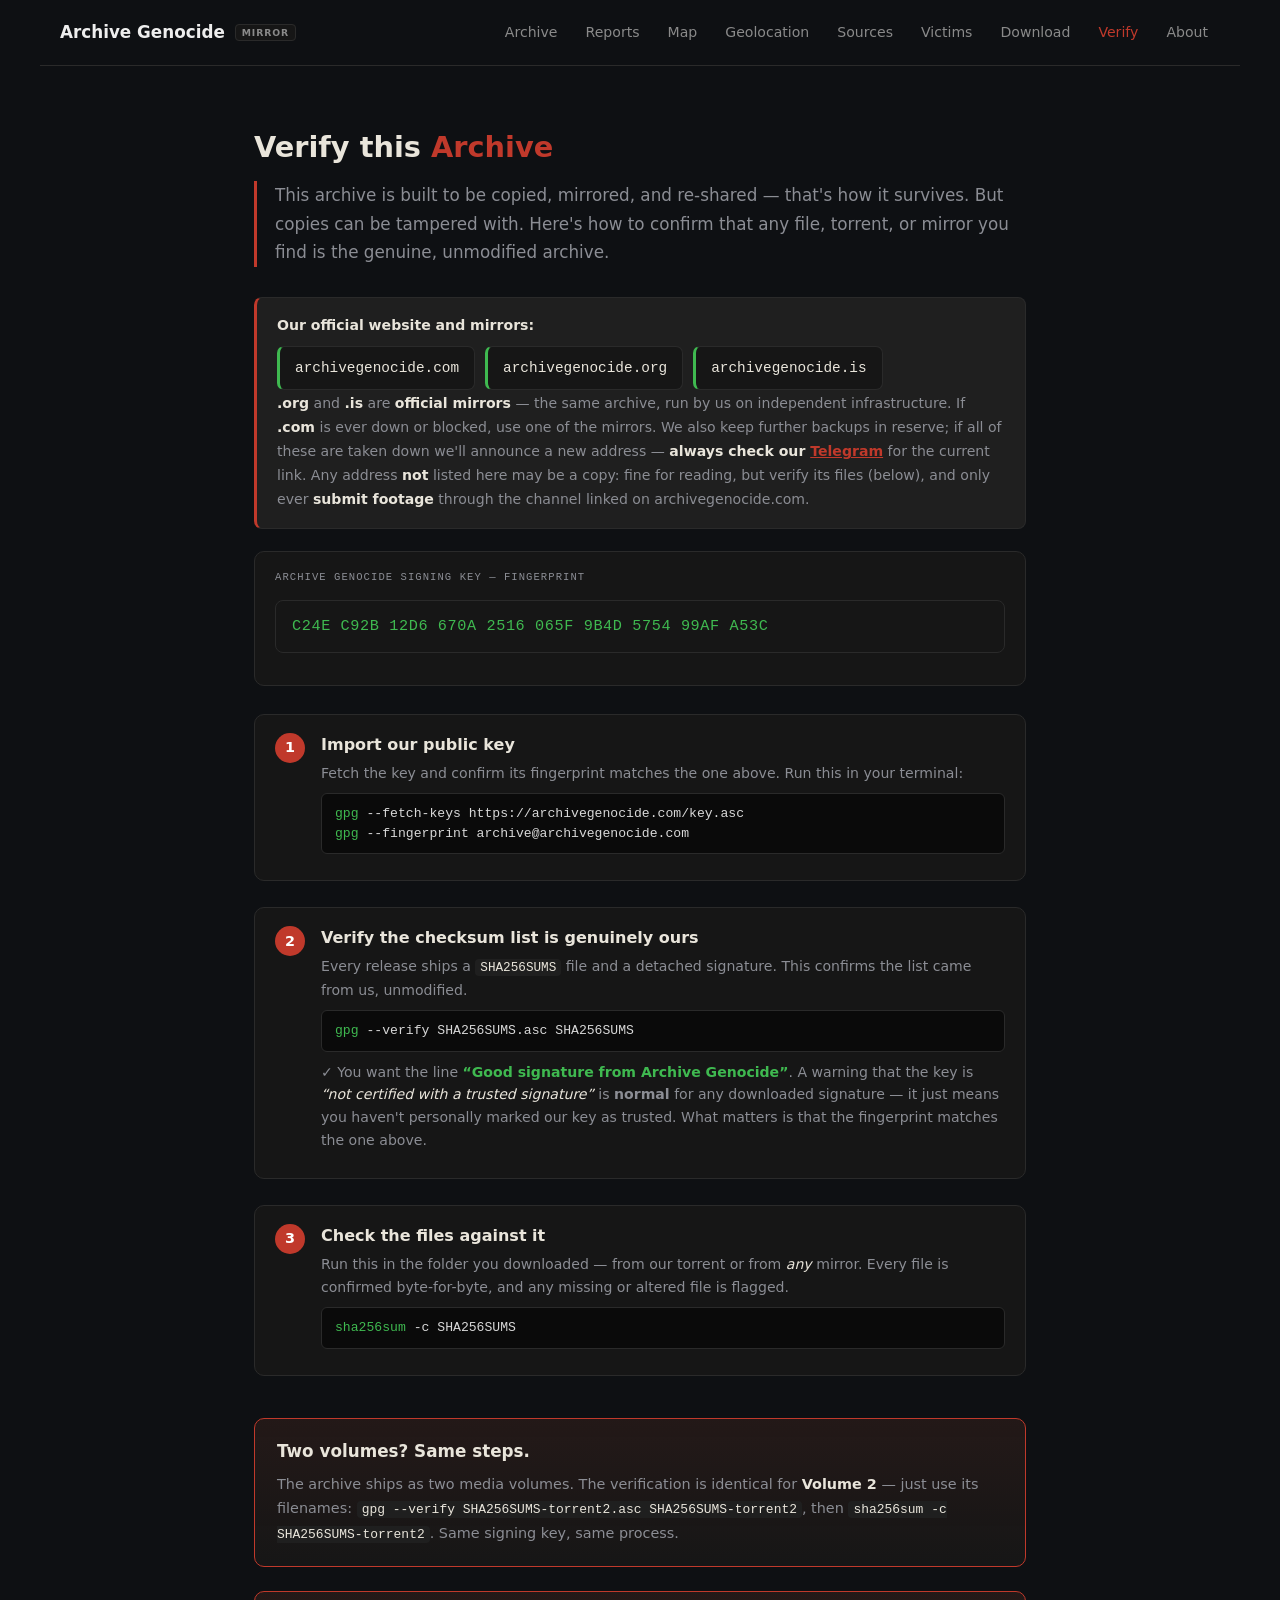
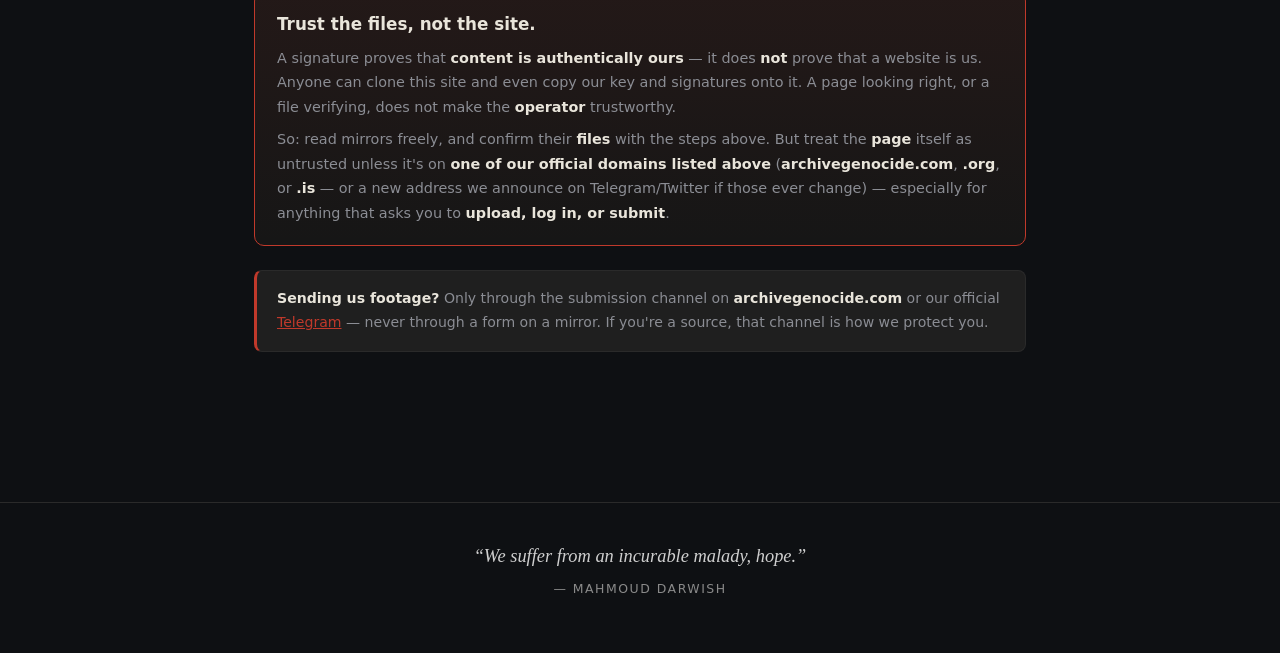
<file: web/verify.html>
﻿<!DOCTYPE html>
<html lang="en">
<head>
  <meta charset="UTF-8">
  <meta name="viewport" content="width=device-width, initial-scale=1.0">
  <meta http-equiv="Content-Security-Policy" content="default-src 'self'; img-src 'self' data:; media-src 'self'; script-src 'self'; style-src 'self'; object-src 'none'; base-uri 'self'; form-action 'none'">
  <meta name="robots" content="index, follow">
  <title>Verify — Archive Genocide Website Mirror</title>
  <link rel="icon" href="favicon.ico" sizes="any">
  <link rel="icon" type="image/png" sizes="32x32" href="favicon-32x32.png">
  <link rel="icon" type="image/png" sizes="16x16" href="favicon-16x16.png">
  <link rel="apple-touch-icon" href="apple-touch-icon.png">
  <link rel="stylesheet" href="css/style.css">
  <link rel="stylesheet" href="css/verify.css">
</head>
<body>

<nav class="topnav">
  <a href="index.html" class="nav-brand">Archive Genocide <span class="mirror-tag">mirror</span></a>
  <input type="checkbox" id="nav-toggle" class="nav-toggle" aria-label="Toggle navigation menu">
  <label for="nav-toggle" class="nav-burger" aria-hidden="true">☰</label>
  <div class="nav-links">
    <a href="index.html">Archive</a>
    <a href="reports.html">Reports</a>
    <a href="map.html">Map</a>
    <a href="geolocation.html">Geolocation</a>
    <a href="sources.html">Sources</a>
    <a href="victims.html">Victims</a>
    <a href="download.html">Download</a>
    <a href="verify.html" class="active">Verify</a>
    <a href="about.html">About</a>
  </div>
</nav>

<div class="submit-page">

  <h1>Verify this <span>Archive</span></h1>
  <p class="lead">
    This archive is built to be copied, mirrored, and re-shared — that's how it survives. But copies can
    be tampered with. Here's how to confirm that any file, torrent, or mirror you find is the genuine,
    unmodified archive.
  </p>

  <div class="callout">
    <b>Our official website and mirrors:</b>
    <div class="dom-row">
      <span class="dom">archivegenocide.com</span>
      <span class="dom">archivegenocide.org</span>
      <span class="dom">archivegenocide.is</span>
    </div>
    <b>.org</b> and <b>.is</b> are <b>official mirrors</b> — the same archive, run by us on independent
    infrastructure. If <b>.com</b> is ever down or blocked, use one of the mirrors. We also keep further
    backups in reserve; if all of these are taken down we'll announce a new address — <b>always check our
    <a href="https://t.me/+t9gq13mSKcE4NGI0" target="_blank" rel="noopener">Telegram</a></b> for the current link.
    Any address <b>not</b> listed here may be a copy: fine for reading, but verify its files (below), and only ever
    <b>submit footage</b> through the channel linked on archivegenocide.com.
  </div>

  <div class="fp-box">
    <div class="lbl">Archive Genocide signing key — fingerprint</div>
    <div class="fp">C24E C92B 12D6 670A 2516 065F 9B4D 5754 99AF A53C</div>
  </div>

  <div class="steps">
    <div class="step">
      <div class="num"></div>
      <div>
        <h3>Import our public key</h3>
        <p>Fetch the key and confirm its fingerprint matches the one above. Run this in your terminal:</p>
        <div class="cmd"><span class="c">gpg</span> --fetch-keys https://archivegenocide.com/key.asc
<span class="c">gpg</span> --fingerprint archive@archivegenocide.com</div>
      </div>
    </div>
    <div class="step">
      <div class="num"></div>
      <div>
        <h3>Verify the checksum list is genuinely ours</h3>
        <p>Every release ships a <code>SHA256SUMS</code> file and a detached signature. This confirms the list came from us, unmodified.</p>
        <div class="cmd"><span class="c">gpg</span> --verify SHA256SUMS.asc SHA256SUMS</div>
        <p class="note-sm">✓ You want the line <b class="ok">&ldquo;Good signature from Archive Genocide&rdquo;</b>. A warning that the key is <em>&ldquo;not certified with a trusted signature&rdquo;</em> is <b>normal</b> for any downloaded signature — it just means you haven't personally marked our key as trusted. What matters is that the fingerprint matches the one above.</p>
      </div>
    </div>
    <div class="step">
      <div class="num"></div>
      <div>
        <h3>Check the files against it</h3>
        <p>Run this in the folder you downloaded — from our torrent or from <em>any</em> mirror. Every file is confirmed byte-for-byte, and any missing or altered file is flagged.</p>
        <div class="cmd"><span class="c">sha256sum</span> -c SHA256SUMS</div>
      </div>
    </div>
  </div>

  <div class="principle">
    <h3>Two volumes? Same steps.</h3>
    <p>The archive ships as two media volumes. The verification is identical for <b>Volume 2</b> — just use
    its filenames: <code>gpg --verify SHA256SUMS-torrent2.asc SHA256SUMS-torrent2</code>, then
    <code>sha256sum -c SHA256SUMS-torrent2</code>. Same signing key, same process.</p>
  </div>

  <div class="principle">
    <h3>Trust the files, not the site.</h3>
    <p>
      A signature proves that <b>content is authentically ours</b> — it does <b>not</b> prove that a website
      is us. Anyone can clone this site and even copy our key and signatures onto it. A page looking right,
      or a file verifying, does not make the <b>operator</b> trustworthy.
    </p>
    <p>
      So: read mirrors freely, and confirm their <b>files</b> with the steps above. But treat the <b>page</b>
      itself as untrusted unless it's on <b>one of our official domains listed above</b>
      (<b>archivegenocide.com</b>, <b>.org</b>, or <b>.is</b> — or a new address we announce on
      Telegram/Twitter if those ever change) — especially for anything that asks you to
      <b>upload, log in, or submit</b>.
    </p>
  </div>

  <div class="callout">
    <b>Sending us footage?</b> Only through the submission channel on <b>archivegenocide.com</b> or our official
    <a href="https://t.me/+t9gq13mSKcE4NGI0" target="_blank" rel="noopener">Telegram</a> — never through a form on
    a mirror. If you're a source, that channel is how we protect you.
  </div>

</div>



<footer class="site-footer">
  <p class="epigraph">“We suffer from an incurable malady, hope.”</p>
  <p class="epigraph-attr">— Mahmoud Darwish</p>
</footer>
</body>
</html>
</file>
<file: web/css/style.css>
/* Self-contained dark theme — system fonts only, no external resources. */
* { box-sizing: border-box; margin: 0; padding: 0; }
:root {
  --bg:#0d0d0d; --surface:#161616; --surface2:#1f1f1f; --border:#2a2a2a;
  --text:#e8e8e8; --muted:#8a8a8a; --accent:#c0392b;
}
body {
  background: var(--bg); color: var(--text);
  font-family: system-ui, -apple-system, "Segoe UI", Roboto, Helvetica, Arial, sans-serif;
  line-height: 1.5; -webkit-font-smoothing: antialiased;
}
code { background: var(--surface2); padding: 1px 5px; border-radius: 4px; font-size: .9em; }

/* Content warning */
#cw { position: fixed; inset: 0; z-index: 1000; background: rgba(0,0,0,.92);
  display: flex; align-items: center; justify-content: center; padding: 20px; }
.cw-box { background: var(--surface); border: 1px solid var(--accent); border-radius: 12px;
  max-width: 480px; padding: 36px 30px; text-align: center; }
.cw-icon { font-size: 2.4rem; margin-bottom: 12px; }
.cw-box h1 { font-size: 1.4rem; margin-bottom: 14px; }
.cw-box p { color: var(--muted); margin-bottom: 24px; }
.cw-btns { display: flex; gap: 12px; justify-content: center; }
button { font-family: inherit; cursor: pointer; border-radius: 7px; border: 1px solid var(--border);
  background: var(--surface2); color: var(--text); padding: 10px 18px; font-size: .92rem; }
button:hover { border-color: #444; }
button:disabled { opacity: .4; cursor: default; }
.btn-primary { background: var(--accent); border-color: var(--accent); color: #fff; font-weight: 600; }
.btn-primary:hover { background: #a93226; }

header { padding: 26px 20px 8px; max-width: 1200px; margin: 0 auto; }
.brand { font-size: 1.5rem; font-weight: 700; }
.mirror-tag { font-size: .7rem; text-transform: uppercase; letter-spacing: .08em;
  color: var(--muted); border: 1px solid var(--border); border-radius: 4px; padding: 2px 6px; vertical-align: middle; }
.sub { color: var(--muted); font-size: .85rem; margin-top: 4px; }

.filters { max-width: 1200px; margin: 18px auto 0; padding: 0 20px;
  display: flex; flex-wrap: wrap; gap: 10px; align-items: center; }
.filters input[type=text] { flex: 1 1 240px; }
.filters input, .filters select { background: var(--surface); color: var(--text);
  border: 1px solid var(--border); border-radius: 7px; padding: 9px 12px; font-size: .9rem; font-family: inherit; }
.filters label { color: var(--muted); font-size: .82rem; display: flex; align-items: center; gap: 6px; }
.filters input[type=date] { color-scheme: dark; }

.count { max-width: 1200px; margin: 16px auto 6px; padding: 0 20px; color: var(--muted); font-size: .85rem; }
.msg { max-width: 1200px; margin: 40px auto; padding: 0 20px; color: var(--muted); text-align: center; }

.grid { max-width: 1200px; margin: 0 auto; padding: 10px 20px 40px;
  display: grid; grid-template-columns: repeat(auto-fill, minmax(200px, 1fr)); gap: 14px; }
.card { background: var(--surface); border: 1px solid var(--border); border-radius: 9px;
  overflow: hidden; cursor: pointer; transition: border-color .15s, transform .1s; }
.card:hover { border-color: #555; transform: translateY(-2px); }
.thumb-wrap { position: relative; aspect-ratio: 16/10; background: #000; overflow: hidden; }
.thumb { width: 100%; height: 100%; object-fit: cover; display: block; }
.no-thumb { background: #1a1a1a; }
.thumb-missing { background: #141414; }
.thumb-missing::before { content: 'Not in your downloaded volumes yet'; position: absolute; inset: 0;
  display: flex; align-items: center; justify-content: center; text-align: center; padding: 0 14px;
  color: #777; font-size: .74rem; line-height: 1.4; }
.media-missing { color: #aaa; padding: 40px 24px; text-align: center; line-height: 1.5; max-width: 520px; margin: 0 auto; }
.badge { position: absolute; bottom: 6px; right: 6px; background: rgba(0,0,0,.75);
  color: #fff; font-size: .72rem; padding: 2px 7px; border-radius: 4px; }
.cap { padding: 9px 11px; font-size: .82rem; color: #cfcfcf; line-height: 1.4;
  display: -webkit-box; -webkit-line-clamp: 3; -webkit-box-orient: vertical; overflow: hidden; }
.card-date { padding: 9px 11px 0; font-size: .72rem; color: var(--muted);
  font-family: ui-monospace, 'Cascadia Mono', Menlo, Consolas, monospace; }
.card-date + .cap { padding-top: 4px; }

.pager { max-width: 1200px; margin: 0 auto 60px; padding: 0 20px;
  display: flex; gap: 14px; align-items: center; justify-content: center; }
.pager span { color: var(--muted); font-size: .85rem; }
.pager .pg-jump { display: inline-flex; align-items: center; gap: 6px; color: var(--muted); font-size: .85rem; }
.pager .pg-jump input { width: 3.6em; padding: 5px 6px; text-align: center; color: var(--text);
  background: var(--surface); border: 1px solid var(--border); border-radius: 6px; font: inherit;
  -moz-appearance: textfield; appearance: textfield; }
.pager .pg-jump input::-webkit-outer-spin-button,
.pager .pg-jump input::-webkit-inner-spin-button { -webkit-appearance: none; margin: 0; }
.pager .pg-jump button { padding: 5px 11px; }

/* Lightbox */
#modal { display: none; position: fixed; inset: 0; z-index: 900; background: rgba(0,0,0,.9);
  align-items: center; justify-content: center; padding: 20px; }
.modal-box { background: var(--surface); border: 1px solid var(--border); border-radius: 12px;
  max-width: 900px; width: 100%; max-height: 92vh; max-height: 92dvh; overflow: auto; position: relative; }
#m-close { position: absolute; top: 10px; right: 10px; z-index: 2; background: rgba(0,0,0,.6); border: none; color: #fff; }
.modal-media { display: flex; align-items: flex-start; justify-content: center; background: #000; max-height: 70vh; }
.modal-media video, .modal-media img { max-width: 100%; max-height: 70vh; display: block; }
.modal-info { padding: 18px 22px 24px; }
.modal-meta { color: var(--muted); font-size: .82rem; margin-bottom: 10px; }
.modal-desc { white-space: pre-wrap; font-size: .92rem; color: #dcdcdc; }
#m-link { display: inline-block; margin-top: 14px; color: var(--accent); font-size: .85rem; text-decoration: none; }
#m-link:hover { text-decoration: underline; }
.modal-actions { display: flex; align-items: center; gap: 16px; margin-top: 14px; flex-wrap: wrap; }
.modal-actions #m-link { margin-top: 0; }
.m-share { background: var(--accent); color: #fff; border: none; border-radius: 7px;
  padding: 8px 14px; font-size: .85rem; font-weight: 600; cursor: pointer; }
.m-share:hover { filter: brightness(1.12); }
.m-download { background: var(--accent); color: #fff; border: none; border-radius: 7px;
  padding: 8px 14px; font-size: .85rem; font-weight: 600; text-decoration: none; cursor: pointer; }
.m-download:hover { filter: brightness(1.12); }
.site-footer { background: transparent; border-top: 1px solid var(--border); margin-top: 48px;
  padding: 40px 20px 56px; text-align: center; }
.epigraph { font-family: Georgia, 'Times New Roman', serif; font-style: italic; font-size: 1.15rem;
  color: #cfcfcf; margin: 0 0 10px; line-height: 1.5; }
.epigraph-attr { font-size: .78rem; letter-spacing: .12em; text-transform: uppercase; color: var(--muted); margin: 0; }
.toast { position: fixed; bottom: 28px; left: 50%; transform: translateX(-50%);
  background: #27ae60; color: #fff; padding: 10px 22px; border-radius: 6px; z-index: 9999;
  font-size: .9rem; font-weight: 500; pointer-events: none; }

/* ---- shared top nav ---- */
.topnav { display: flex; align-items: center; gap: 16px; flex-wrap: wrap;
  max-width: 1200px; margin: 0 auto; padding: 16px 20px; border-bottom: 1px solid var(--border); }
.topnav .nav-brand { font-weight: 700; color: #eee; text-decoration: none; font-size: 1.05rem; }
.topnav .mirror-tag { font-size: .58rem; text-transform: uppercase; letter-spacing: .1em;
  background: var(--surface); border: 1px solid var(--border); color: var(--muted);
  padding: 2px 6px; border-radius: 4px; margin-left: 4px; }
.nav-links { display: flex; gap: 4px; margin-left: auto; flex-wrap: wrap; }
.nav-links a { color: var(--muted); text-decoration: none; font-size: .88rem; padding: 6px 12px; border-radius: 7px; }
.nav-links a:hover { color: #eee; background: var(--surface); }
.nav-links a.active { color: var(--accent); }
.nav-toggle, .nav-burger { display: none; }

/* ---- content pages (about / verify / sources) ---- */
.page { max-width: 820px; margin: 0 auto; padding: 34px 22px 80px; }
.page h1 { font-size: 1.85rem; margin-bottom: 14px; }
.page h1 span { color: var(--accent); }
.page h2 { font-size: 1.15rem; margin: 30px 0 10px; color: #eee; }
.page p, .page li { color: #cfcfcf; line-height: 1.7; font-size: .95rem; }
.page ul { padding-left: 20px; margin: 8px 0; }
.page a { color: var(--accent); }
.lead { font-size: 1.05rem; color: var(--muted); border-left: 3px solid var(--accent); padding-left: 16px; margin-bottom: 26px; }
.callout { background: var(--surface); border: 1px solid var(--border); border-left: 3px solid var(--accent);
  border-radius: 8px; padding: 15px 18px; margin: 18px 0; font-size: .9rem; color: #cfcfcf; }
.callout b { color: #fff; }
.fp { font-family: monospace; color: #2ecc71; background: var(--surface); border: 1px solid var(--border);
  border-radius: 8px; padding: 14px 16px; word-break: break-all; margin: 14px 0; font-size: .92rem; }
.step { display: flex; gap: 14px; background: var(--surface); border: 1px solid var(--border);
  border-radius: 8px; padding: 14px 16px; margin-bottom: 12px; }
.step .n { flex: none; width: 26px; height: 26px; border-radius: 50%; background: var(--accent);
  color: #fff; font-weight: 700; display: flex; align-items: center; justify-content: center; font-size: .85rem; }
.cmd { background: #0a0a0a; border: 1px solid var(--border); border-radius: 6px; padding: 10px 13px;
  font-family: monospace; font-size: .82rem; color: #ddd; overflow-x: auto; white-space: pre; margin: 8px 0; }
.stat-row { display: flex; gap: 18px; flex-wrap: wrap; margin: 22px 0; }
.stat { background: var(--surface); border: 1px solid var(--border); border-radius: 10px; padding: 16px 20px; min-width: 120px; }
.stat .v { font-size: 1.7rem; font-weight: 800; }
.stat .v span { color: var(--accent); }
.stat .k { color: var(--muted); font-size: .82rem; margin-top: 3px; }
.src-cat { margin: 24px 0; }
.src-cat .count { color: var(--muted); font-size: .8rem; font-weight: 400; }
.src-list { display: flex; flex-wrap: wrap; gap: 8px; margin-top: 4px; }
.src-list a { background: var(--surface); border: 1px solid var(--border); border-radius: 7px;
  padding: 7px 12px; font-size: .85rem; text-decoration: none; color: #ddd; }
.src-list a:hover { border-color: var(--accent); color: #fff; }

/* ---- victims memorial ---- */
#v-search { width: 100%; max-width: 460px; padding: 11px 15px; margin: 6px 0 14px;
  background: var(--surface); border: 1px solid var(--border); border-radius: 9px; color: #fff; font-size: .95rem; }
.v-count-lbl { color: var(--muted); font-size: .82rem; margin-bottom: 14px; }
.v-grid { display: grid; grid-template-columns: repeat(auto-fill, minmax(210px, 1fr)); gap: 8px; }
.v-card { background: var(--surface); border: 1px solid var(--border); border-radius: 8px; padding: 10px 13px; }
.v-card .nm { font-weight: 600; font-size: .9rem; color: #fff; }
.v-card .ar { font-size: .9rem; color: #cfcfcf; margin-top: 1px; }
.v-card .dt { color: var(--muted); font-size: .76rem; margin-top: 3px; }
.v-more-wrap { text-align: center; margin-top: 22px; }
.v-more { background: var(--surface); border: 1px solid var(--border); color: #eee; border-radius: 8px;
  padding: 10px 20px; font-size: .88rem; cursor: pointer; }
.v-more:hover { border-color: var(--accent); }
.msg { color: var(--muted); text-align: center; padding: 40px 0; }
.v-search-box { padding: 9px 13px; margin: 6px 0 14px; background: var(--surface); border: 1px solid var(--border);
  border-radius: 8px; color: #fff; font-size: .9rem; width: 100%; max-width: 300px; }
.v-grid-dense { display: grid; grid-template-columns: repeat(auto-fill, minmax(155px, 1fr)); gap: 8px; font-size: .75rem; line-height: 1.4; }
.v-tile { background: var(--surface); border: 1px solid var(--border); padding: 7px 9px; border-radius: 5px; color: #cfcfcf; }
.v-pagination { display: flex; flex-wrap: wrap; gap: 5px; margin: 12px 0; }
.v-pagination button { padding: 6px 11px; background: var(--surface); color: #ddd; border: 1px solid var(--border);
  border-radius: 5px; cursor: pointer; font-size: .8rem; font-family: inherit; }
.v-pagination button.active { background: var(--accent); border-color: var(--accent); color: #fff; }
.v-pagination button:hover { border-color: var(--accent); }

/* ---- map ---- */
.map-wrap { display: flex; justify-content: center; margin: 10px 0 6px; }
.gaza-map { width: 100%; max-width: 560px; height: auto; }
.gaza-map .region { stroke: var(--border); stroke-width: 1.2; fill: rgba(214,69,69,.12); transition: fill .15s, stroke .15s; }
.gaza-map .region.clickable:hover { stroke: #fff; stroke-width: 1.8; }
.gaza-map .rlabel { fill: #eee; font-size: 12px; }
.gaza-map .rcount { fill: var(--accent); font-weight: 700; }
.gaza-map .sea { fill: #5b7a99; font-size: 10px; letter-spacing: .12em; }
.map-note { color: var(--muted); font-size: .82rem; margin-top: 14px; }
.map-card { background: var(--surface); border: 1px solid var(--border); border-radius: 10px;
  padding: 42px 24px; text-align: center; margin: 26px 0; }
.map-card p { color: var(--muted); margin: 0 0 22px; }

/* ---- download links ---- */
.dl-links { display: flex; gap: 12px; flex-wrap: wrap; margin: 8px 0 14px; }
.dl-btn { display: inline-block; padding: 10px 18px; border-radius: 8px; font-weight: 600; font-size: .9rem;
  text-decoration: none; border: 1px solid var(--border); color: #eee; background: var(--surface); }
.dl-btn.primary { background: var(--accent); border-color: var(--accent); color: #fff; }
.dl-btn:hover { border-color: var(--accent); }
.dl-verify { color: var(--muted); font-size: .84rem; }
.dl-verify a { color: var(--accent); }

@media (max-width: 600px) {
  .grid { grid-template-columns: repeat(auto-fill, minmax(140px, 1fr)); gap: 10px; }
  .modal-media, .modal-media video, .modal-media img { max-height: 55vh; }

  /* nav collapses into a hamburger (CSS-only toggle — no JS) */
  .topnav { padding: 12px 16px; }
  .nav-burger { display: block; margin-left: auto; color: #eee; font-size: 1.6rem; line-height: 1;
    cursor: pointer; padding: 2px 8px; user-select: none; }
  .nav-links { display: none; width: 100%; order: 3; flex-direction: column; gap: 2px; margin-left: 0; }
  .nav-toggle:checked ~ .nav-links { display: flex; }
  .nav-links a { padding: 12px; font-size: .95rem; border-radius: 8px; }

  /* filters stack full-width, one per row (matches the live site) */
  .filters { flex-direction: column; align-items: stretch; gap: 8px; margin-top: 14px; }
  .filters input[type=text], .filters select, .filters button, .filters label { flex: none; width: 100%; }
  .filters label { justify-content: flex-start; }
  .filters label input[type=date] { flex: 1 1 auto; width: auto; }
  .filters button { padding: 11px; }
}

/* geolocation page: click-to-load third-party maps */
.geo-frame { display: block; width: 100%; height: 640px; border: 1px solid var(--border); border-radius: 6px; margin: 12px 0 8px; background: #000; }
@media (max-width: 600px) { .geo-frame { height: 520px; } }
.geo-embed .dl-btn { margin: 6px 8px 0 0; }
</file>
<file: web/css/download.css>
:root{ --text:#e9e5db; --text-dim:#a9a9b0; --text-muted:#8b8d94; --green:#3fb950; --card:#141619; --bg:#0e1013; }

.submit-page { max-width: 820px; margin: 0 auto; padding: 60px 24px 80px; }
    .back-link {
      display: inline-flex; align-items: center; gap: 6px;
      color: var(--text-muted); font-size: .85rem; text-decoration: none; margin-bottom: 40px;
    }
    .back-link:hover { color: var(--text); }
    .submit-page h1 { font-size: 1.8rem; font-weight: 700; margin-bottom: 12px; color: var(--text); }
    .submit-page h1 span { color: var(--accent); }
    .lead {
      font-size: 1.05rem; color: var(--text-muted); line-height: 1.7;
      margin-bottom: 32px; border-left: 3px solid var(--accent); padding-left: 18px;
    }
    /* content warning */
    .warning-box {
      background: rgba(192,57,43,.12); border: 1px solid #c0392b; border-left: 4px solid #c0392b;
      border-radius: 8px; padding: 18px 22px; margin-bottom: 36px;
    }
    .warning-box .wh {
      color: #e74c3c; font-weight: 700; font-size: 1rem; margin-bottom: 6px;
      display: flex; align-items: center; gap: 8px;
    }
    .warning-box p { font-size: .88rem; color: var(--text-muted); line-height: 1.6; margin: 0; }
    /* archive cards */
    .total-note {
      background: var(--surface2); border-radius: 6px; padding: 14px 18px;
      font-size: .85rem; color: var(--text-muted); line-height: 1.6; margin-bottom: 28px;
    }
    .total-note strong { color: var(--text); }
    .archive-list { display: flex; flex-direction: column; gap: 14px; margin-bottom: 36px; }
    .archive-card {
      background: var(--surface); border: 1px solid var(--border);
      border-radius: 10px; padding: 20px 24px;
    }
    .archive-head {
      display: flex; justify-content: space-between; align-items: baseline;
      gap: 12px; flex-wrap: wrap; margin-bottom: 8px;
    }
    .archive-name { font-weight: 700; font-size: 1.05rem; color: var(--text); }
    .archive-size {
      font-family: 'JetBrains Mono', monospace; font-size: .8rem;
      color: var(--accent); white-space: nowrap;
    }
    .archive-desc { font-size: .88rem; color: var(--text-muted); line-height: 1.6; margin-bottom: 16px; }
    .btn-torrent {
      display: inline-flex; align-items: center; gap: 8px;
      background: var(--accent); color: #fff; padding: 10px 20px; border-radius: 7px;
      text-decoration: none; font-weight: 600; font-size: .9rem; transition: opacity .2s;
    }
    .btn-torrent:hover { opacity: .88; color: #fff; }
    .archive-btns { display: flex; gap: 10px; flex-wrap: wrap; }
    .btn-mirror {
      display: inline-flex; align-items: center; gap: 8px;
      background: #4a4d52; border: 1px solid #5c6066; color: #fff;
      padding: 10px 20px; border-radius: 7px; text-decoration: none;
      font-weight: 600; font-size: .9rem; transition: filter .2s;
    }
    .btn-mirror:hover { filter: brightness(1.13); color: #fff; }
    .note {
      background: var(--surface2); border-radius: 6px; padding: 14px 18px;
      font-size: .82rem; color: var(--text-muted); line-height: 1.6;
    }
    .note strong { color: var(--text); }
    /* Tor onion mirror */
    .onion-head { margin-top: 56px; }
    .onion-addr {
      font-family: 'JetBrains Mono', monospace; font-size: .82rem; line-height: 1.6;
      color: var(--text); background: var(--surface2); border: 1px solid var(--border);
      border-radius: 8px; padding: 14px 16px; margin: 6px 0 22px;
      word-break: break-all; user-select: all;
    }
    /* signed-torrents section */
    .sec-rule{display:flex;align-items:center;gap:16px;margin:48px 0 24px;}
    .sec-rule h2{font-size:1.3rem;font-weight:700;white-space:nowrap;color:var(--text);}
    .sec-rule .ln{height:1px;background:var(--border);flex:1;}
    .sec-rule .sz{font-family:'JetBrains Mono',monospace;font-size:.72rem;color:var(--text-muted);white-space:nowrap;}
    .official-head{display:flex;align-items:center;gap:12px;margin-bottom:6px;flex-wrap:wrap;}
    .official-head h2{font-size:1.32rem;font-weight:700;color:var(--text);}
    .pill-signed{display:inline-flex;align-items:center;gap:6px;font-family:'JetBrains Mono',monospace;font-size:.66rem;letter-spacing:.1em;text-transform:uppercase;color:var(--green);border:1px solid rgba(39,174,96,.5);background:rgba(39,174,96,.1);border-radius:99px;padding:4px 11px;}
    .official-sub{color:var(--text-muted);font-size:.92rem;line-height:1.7;margin-bottom:24px;}
    .rel-list{display:flex;flex-direction:column;gap:16px;margin-bottom:22px;}
    .rel-card{background:linear-gradient(180deg,rgba(192,57,43,.05),transparent 60%),var(--surface);border:1px solid var(--border);border-top:2px solid var(--accent);border-radius:12px;padding:22px 24px;}
    .rel-top{display:flex;justify-content:space-between;align-items:flex-start;gap:14px;flex-wrap:wrap;}
    .rel-name{font-weight:700;font-size:1.12rem;display:flex;align-items:center;gap:9px;flex-wrap:wrap;color:var(--text);}
    .rel-kind{font-family:'JetBrains Mono',monospace;font-size:.6rem;letter-spacing:.1em;text-transform:uppercase;color:var(--text-muted);border:1px solid var(--border);border-radius:5px;padding:3px 7px;}
    .rel-meta{font-family:'JetBrains Mono',monospace;font-size:.78rem;color:var(--accent);text-align:right;white-space:nowrap;line-height:1.5;}
    .rel-meta b{color:var(--text);}
    .rel-desc{font-size:.9rem;color:var(--text-muted);line-height:1.65;margin:12px 0 18px;}
    .rel-btns{display:flex;gap:10px;flex-wrap:wrap;}
    .btn{display:inline-flex;align-items:center;gap:8px;padding:10px 18px;border-radius:7px;font-weight:600;font-size:.88rem;text-decoration:none;border:1px solid transparent;transition:opacity .2s,filter .2s;cursor:pointer;}
    .btn-magnet{background:var(--accent);color:#fff;}
    .btn-magnet:hover{opacity:.88;color:#fff;}
    .btn-file{background:#3a3d42;border-color:#4c5056;color:#fff;}
    .btn-file:hover{filter:brightness(1.15);color:#fff;}
    .btn-verify{background:transparent;border-color:var(--green);color:var(--green);}
    .btn-verify:hover{background:var(--green);color:#0d0d0d;}
    .btn-soon{background:transparent;border:1px dashed var(--border);color:var(--text-muted);cursor:not-allowed;}
    .pill-soon{display:inline-flex;align-items:center;gap:5px;font-family:'JetBrains Mono',monospace;font-size:.6rem;letter-spacing:.1em;text-transform:uppercase;color:var(--text-muted);border:1px solid var(--border);background:var(--surface2);border-radius:99px;padding:3px 9px;}
    .soon-note{font-size:.82rem;color:var(--text-muted);line-height:1.6;margin-top:14px;border-top:1px dashed var(--border);padding-top:12px;}
    .soon-note b{color:var(--text);} .soon-note a{color:var(--text-muted);text-decoration:underline;}
    .verify-strip{margin-top:16px;border-top:1px dashed var(--border);padding-top:14px;display:flex;flex-direction:column;gap:9px;}
    .verify-strip .vs-title{font-family:'JetBrains Mono',monospace;font-size:.64rem;letter-spacing:.11em;text-transform:uppercase;color:var(--green);display:flex;align-items:center;gap:7px;}
    .verify-strip .vs-links{display:flex;gap:8px;flex-wrap:wrap;}
    .chip{font-family:'JetBrains Mono',monospace;font-size:.74rem;color:var(--text);background:var(--surface2);border:1px solid var(--border);border-radius:6px;padding:6px 11px;text-decoration:none;display:inline-flex;gap:7px;align-items:center;}
    .chip:hover{border-color:var(--text-muted);color:var(--text);} .chip .k{color:var(--text-dim);}
    .hash{font-family:'JetBrains Mono',monospace;font-size:.72rem;color:var(--text-muted);word-break:break-all;line-height:1.6;}
    .hash b{color:var(--text);}
    .official-callout{background:var(--surface2);border-radius:8px;padding:16px 20px;font-size:.85rem;color:var(--text-muted);line-height:1.65;margin-bottom:14px;}
    .official-callout b{color:var(--text);} .official-callout a{color:var(--accent);}
    .placeholder-note{font-family:'JetBrains Mono',monospace;font-size:.66rem;letter-spacing:.05em;color:var(--text-dim);text-transform:uppercase;margin:2px 0 8px;}
</file>
<file: web/css/sources.css>
/* Live-site Sources styles, ported (loaded only by sources.html). */
:root{ --text:#e9e5db; --text-muted:#8b8d94; --accent-hover:#d64550; --card:#141619; --bg:#0e1013; }
.news-item{ text-decoration:none; display:block; } .news-item strong{ color:#eee; }
.src-hidden{ display:none !important; }

.sources-page {
      max-width: 1100px;
      margin: 0 auto;
      padding: 48px 24px 80px;
    }
    .back-link {
      display: inline-flex; align-items: center; gap: 6px;
      color: var(--text-muted); font-size: .85rem; text-decoration: none;
      margin-bottom: 36px;
    }
    .back-link:hover { color: var(--text); }

    .sources-header { margin-bottom: 40px; }
    .sources-header h1 { font-size: 1.8rem; font-weight: 700; margin-bottom: 10px; }
    .sources-header h1 span { color: var(--accent); }
    .sources-header p { color: var(--text-muted); font-size: .95rem; line-height: 1.7; max-width: 680px; }

    /* SEARCH */
    .sources-search {
      position: relative; margin-bottom: 40px; max-width: 420px;
    }
    .sources-search input {
      width: 100%; background: var(--surface); border: 1px solid var(--border);
      color: var(--text); padding: 10px 14px 10px 38px; border-radius: 8px;
      font-size: .9rem; font-family: inherit; outline: none;
      transition: border-color .2s;
    }
    .sources-search input:focus { border-color: var(--accent); }
    .sources-search .si { position: absolute; left: 12px; top: 50%; transform: translateY(-50%); font-size: .9rem; opacity: .5; }

    /* SECTION */
    .src-section { margin-bottom: 52px; }
    .src-section h2 {
      font-size: 1.05rem; font-weight: 700; margin-bottom: 16px;
      display: flex; align-items: center; gap: 10px;
    }
    .src-section h2 .platform-icon { font-size: 1.2rem; }
    .src-section h2 .count {
      font-size: .72rem; font-weight: 600; background: var(--surface2);
      color: var(--text-muted); padding: 2px 8px; border-radius: 10px;
    }

    /* ARCHIVE SOURCES */
    .arch-intro { color: var(--text-muted); font-size: .9rem; line-height: 1.65; max-width: 720px; margin: -4px 0 18px; }
    .arch-grid { display: grid; grid-template-columns: repeat(auto-fill, minmax(240px, 1fr)); gap: 10px; }
    .arch-card {
      background: var(--surface); border: 1px solid var(--border); border-radius: 8px;
      padding: 14px 16px; display: flex; flex-direction: column; gap: 5px;
      text-decoration: none; transition: border-color .15s;
    }
    a.arch-card:hover { border-color: var(--accent); }
    .arch-name { font-size: .9rem; font-weight: 600; color: var(--text); }
    .arch-meta { font-size: .75rem; color: var(--text-muted); }
    .arch-meta .plat { color: var(--text); font-weight: 600; }
    .arch-note { font-size: .75rem; color: var(--text-muted); line-height: 1.4; }
    .arch-link { font-size: .74rem; color: var(--text-muted); margin-top: 2px; }
    a.arch-card:hover .arch-link { color: var(--accent); }

    /* INSTAGRAM GRID */
    .ig-grid {
      display: grid;
      grid-template-columns: repeat(auto-fill, minmax(200px, 1fr));
      gap: 10px;
    }
    .ig-card {
      background: var(--surface); border: 1px solid var(--border);
      border-radius: 8px; padding: 14px 16px;
      display: flex; flex-direction: column; gap: 6px;
      transition: border-color .15s;
    }
    .ig-card:hover { border-color: #555; }
    .ig-card.notable { border-color: rgba(192,57,43,.4); }
    .ig-card.notable:hover { border-color: var(--accent); }
    .ig-handle {
      font-size: .85rem; font-weight: 600; color: var(--text);
      word-break: break-all;
    }
    .ig-name {
      font-size: .78rem; color: var(--text-muted); line-height: 1.4;
    }
    .notable-badge {
      font-size: .65rem; font-weight: 700; text-transform: uppercase;
      letter-spacing: .06em; color: var(--accent); margin-bottom: 2px;
    }
    .ig-link {
      margin-top: 4px; display: inline-flex; align-items: center; gap: 5px;
      font-size: .75rem; color: var(--text-muted); text-decoration: none;
      transition: color .15s;
    }
    .ig-link:hover { color: var(--text); }

    /* TWITTER GRID */
    .tw-grid {
      display: flex; flex-wrap: wrap; gap: 8px;
    }
    .tw-chip {
      background: var(--surface); border: 1px solid var(--border);
      border-radius: 6px; padding: 8px 14px;
      font-size: .85rem; color: var(--text); text-decoration: none;
      transition: border-color .15s, color .15s;
      display: flex; align-items: center; gap: 6px;
    }
    .tw-chip:hover { border-color: #1d9bf0; color: #1d9bf0; }
    .tw-chip .at { color: var(--text-muted); }

    /* TELEGRAM LIST */
    .tg-list {
      display: flex; flex-direction: column; gap: 6px;
    }
    .tg-item {
      background: var(--surface); border: 1px solid var(--border);
      border-radius: 6px; padding: 10px 14px;
      display: flex; align-items: center; gap: 10px;
      text-decoration: none; color: var(--text);
      font-size: .88rem; transition: border-color .15s;
    }
    .tg-item:hover { border-color: #0088cc; color: #0088cc; }
    .tg-handle { font-weight: 600; }
    .tg-desc { font-size: .78rem; color: var(--text-muted); margin-left: auto; }

    /* REDDIT CHIPS */
    .reddit-grid { display: flex; flex-wrap: wrap; gap: 8px; }
    .reddit-chip {
      background: var(--surface); border: 1px solid var(--border);
      border-radius: 6px; padding: 8px 14px; font-size: .85rem;
      text-decoration: none; color: var(--text); transition: border-color .15s, color .15s;
    }
    .reddit-chip:hover { border-color: #ff4500; color: #ff4500; }

    /* NEWS LIST */
    .news-grid {
      display: grid;
      grid-template-columns: repeat(auto-fill, minmax(220px, 1fr));
      gap: 8px;
    }
    .news-item {
      background: var(--surface); border: 1px solid var(--border);
      border-radius: 6px; padding: 12px 14px;
      font-size: .88rem; color: var(--text-muted);
    }

    /* WEBSITES GRID */
    .web-grid {
      display: grid;
      grid-template-columns: repeat(auto-fill, minmax(240px, 1fr));
      gap: 10px;
    }
    .web-card {
      background: var(--surface); border: 1px solid var(--border);
      border-radius: 8px; padding: 14px 16px;
      display: flex; flex-direction: column; gap: 5px;
      transition: border-color .15s;
    }
    .web-card:hover { border-color: #555; }
    .web-domain {
      font-size: .88rem; font-weight: 600; color: var(--text); word-break: break-all;
    }
    .web-desc {
      font-size: .78rem; color: var(--text-muted); line-height: 1.4; flex: 1;
    }
    .web-tag {
      font-size: .62rem; font-weight: 700; text-transform: uppercase;
      letter-spacing: .06em; padding: 2px 7px; border-radius: 4px;
      align-self: flex-start; margin-bottom: 2px;
    }
    .web-tag.journalism  { background: rgba(52,152,219,.15); color: #3498db; }
    .web-tag.hr          { background: rgba(192,57,43,.15);  color: #c0392b; }
    .web-tag.legal       { background: rgba(39,174,96,.15);  color: #27ae60; }
    .web-tag.archive     { background: rgba(155,89,182,.15); color: #9b59b6; }
    .web-link {
      margin-top: 4px; display: inline-flex; align-items: center; gap: 5px;
      font-size: .75rem; color: var(--text-muted); text-decoration: none;
      transition: color .15s;
    }
    .web-link:hover { color: var(--text); }

    /* HIDDEN by search */
    .src-hidden { display: none !important; }

    @media (max-width: 600px) {
      .ig-grid { grid-template-columns: repeat(auto-fill, minmax(160px, 1fr)); }
    }
</file>
<file: web/css/verify.css>
:root{ --text:#e9e5db; --text-dim:#a9a9b0; --text-muted:#8b8d94; --green:#3fb950; --card:#141619; --bg:#0e1013; }

.submit-page { max-width: 820px; margin: 0 auto; padding: 60px 24px 80px; }
    .submit-page h1 { font-size: 1.8rem; font-weight: 700; margin-bottom: 12px; color: var(--text); }
    .submit-page h1 span { color: var(--accent); }
    .lead {
      font-size: 1.05rem; color: var(--text-muted); line-height: 1.7;
      margin-bottom: 30px; border-left: 3px solid var(--accent); padding-left: 18px;
    }
    .callout { background: var(--surface2); border-radius: 8px; padding: 16px 20px; font-size: .88rem; color: var(--text-muted); line-height: 1.7; margin-bottom: 22px; }
    .callout b { color: var(--text); }
    .callout a { color: var(--accent); }
    .dom-row { display: flex; gap: 10px; flex-wrap: wrap; margin: 8px 0 2px; }
    .dom { font-family: 'JetBrains Mono', monospace; font-size: .9rem; color: var(--text); background: var(--surface); border: 1px solid var(--border); border-left: 3px solid var(--green); border-radius: 7px; padding: 9px 15px; }
    .fp-box { background: var(--surface); border: 1px solid var(--border); border-radius: 10px; padding: 18px 20px; margin-bottom: 28px; }
    .fp-box .lbl { font-family: 'JetBrains Mono', monospace; font-size: .66rem; letter-spacing: .1em; text-transform: uppercase; color: var(--text-muted); margin-bottom: 8px; }
    .fp { font-family: 'JetBrains Mono', monospace; font-size: .95rem; color: var(--green); letter-spacing: .04em; word-break: break-all; }
    .steps { display: flex; flex-direction: column; gap: 14px; margin-bottom: 30px; counter-reset: s; }
    .step { display: flex; gap: 16px; background: var(--surface); border: 1px solid var(--border); border-radius: 10px; padding: 18px 20px; }
    .step .num { counter-increment: s; flex: none; width: 30px; height: 30px; border-radius: 50%; background: var(--accent); color: #fff; font-weight: 700; display: flex; align-items: center; justify-content: center; font-size: .9rem; }
    .step .num::before { content: counter(s); }
    .step h3 { font-size: 1rem; margin-bottom: 5px; color: var(--text); }
    .step p { font-size: .88rem; color: var(--text-muted); line-height: 1.6; margin-bottom: 9px; }
    .cmd { background: #0a0a0a; border: 1px solid var(--border); border-radius: 6px; padding: 10px 13px; font-family: 'JetBrains Mono', monospace; font-size: .82rem; color: #d8d8d8; overflow-x: auto; white-space: pre; }
    .cmd .c { color: var(--green); }
    .note-sm { margin-top: 9px; font-size: .82rem; color: var(--text-dim); line-height: 1.55; }
    .note-sm b { color: var(--text-muted); }
    .note-sm .ok { color: var(--green); }
    .principle { background: linear-gradient(180deg, rgba(192,57,43,.08), transparent), var(--surface); border: 1px solid var(--accent); border-radius: 10px; padding: 20px 22px; margin-bottom: 24px; }
    .principle h3 { font-size: 1.05rem; margin-bottom: 8px; color: var(--text); }
    .principle p { font-size: .9rem; color: var(--text-muted); line-height: 1.7; margin-bottom: 8px; }
    .principle p:last-child { margin-bottom: 0; }
    .principle b { color: var(--text); }
    code { font-family: 'JetBrains Mono', monospace; color: var(--text); }
    em { color: var(--text); font-style: italic; }
    /* --- keep code blocks + fingerprint inside the screen (fixes mobile sideways-scroll) --- */
    .submit-page { overflow-x: hidden; }
    .step > div:last-child { min-width: 0; flex: 1 1 0; }
    .cmd { max-width: 100%; }
    .fp { overflow-wrap: anywhere; }
    @media (max-width: 600px) {
      .submit-page { padding: 40px 16px 64px; }
      .submit-page h1 { font-size: 1.5rem; }
      .lead { font-size: .98rem; padding-left: 14px; }
      .fp { font-size: .8rem; letter-spacing: .02em; word-break: break-word; }
      .fp-box { padding: 15px 16px; }
      .callout, .principle { padding-left: 16px; padding-right: 16px; }
      .step { padding: 15px 15px; gap: 12px; }
      .step .num { width: 26px; height: 26px; font-size: .82rem; }
      .cmd { font-size: .74rem; padding: 9px 11px; }
    }
</file>
